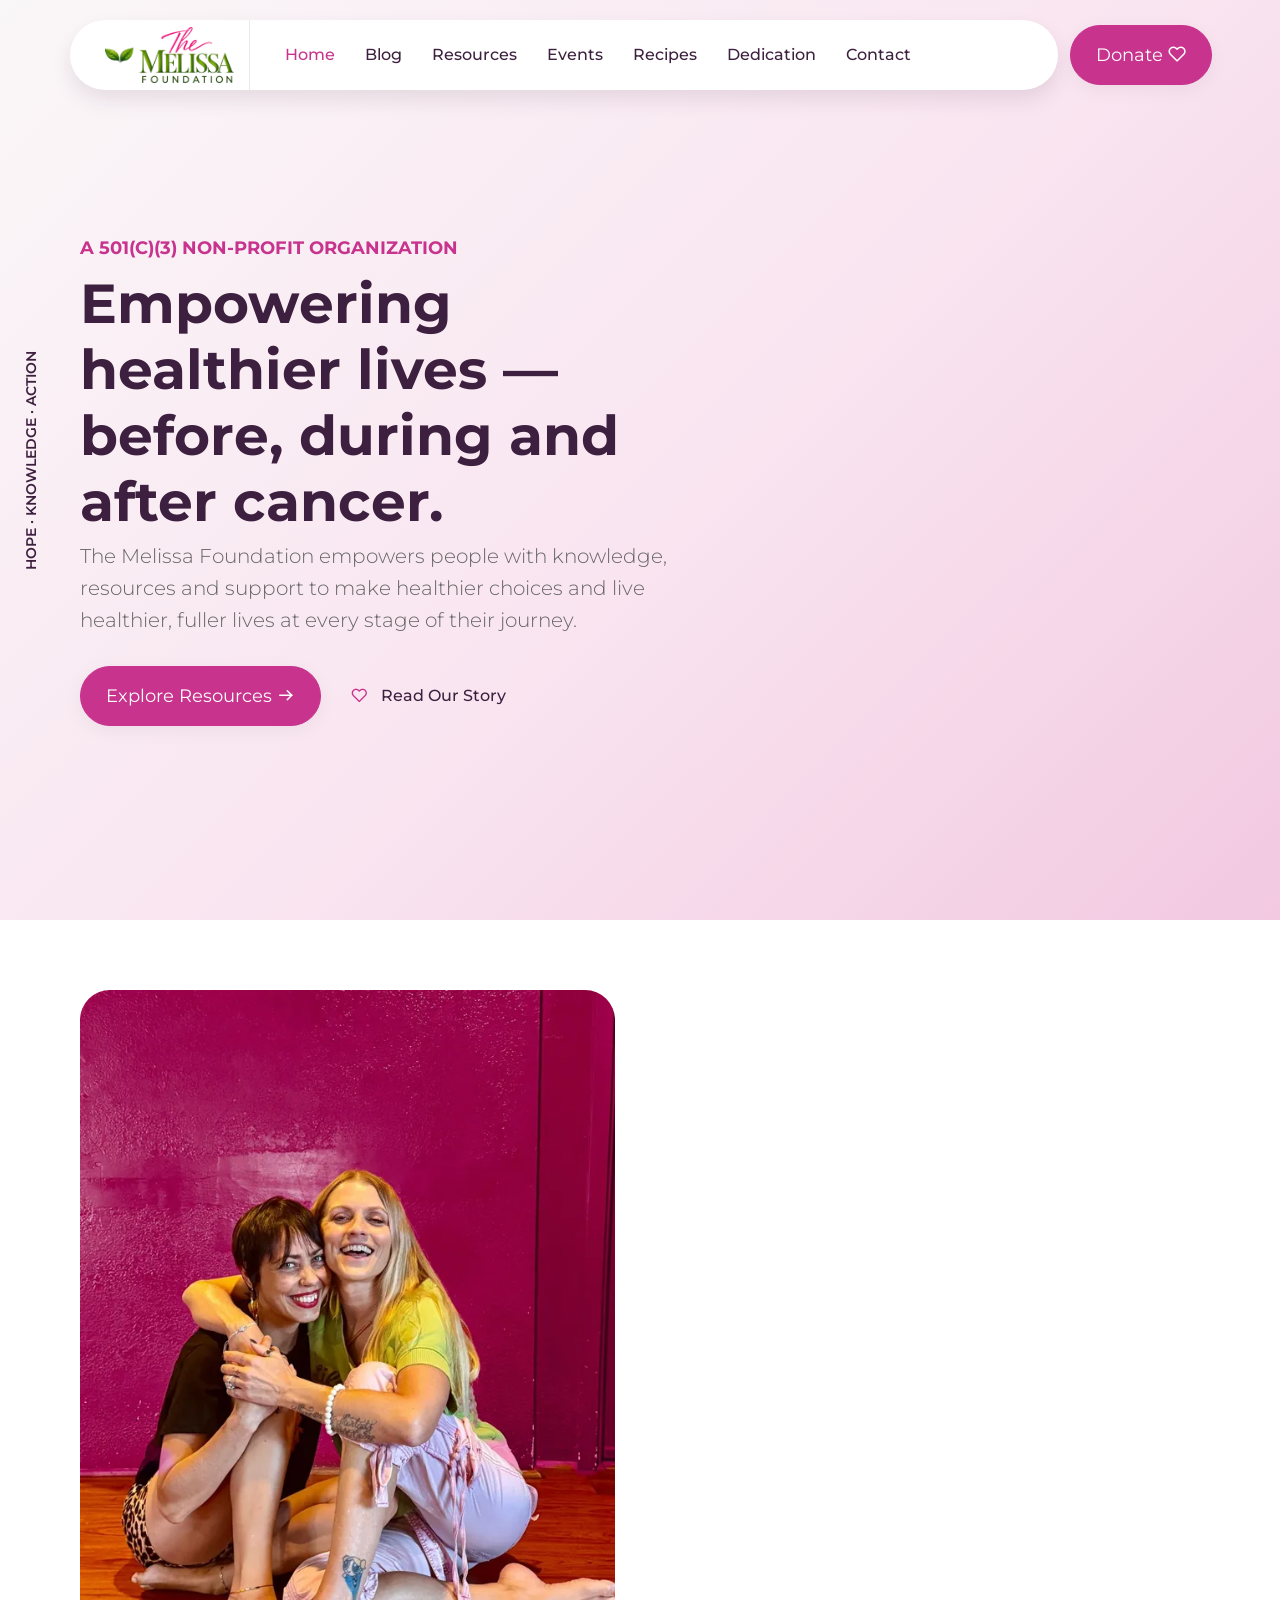
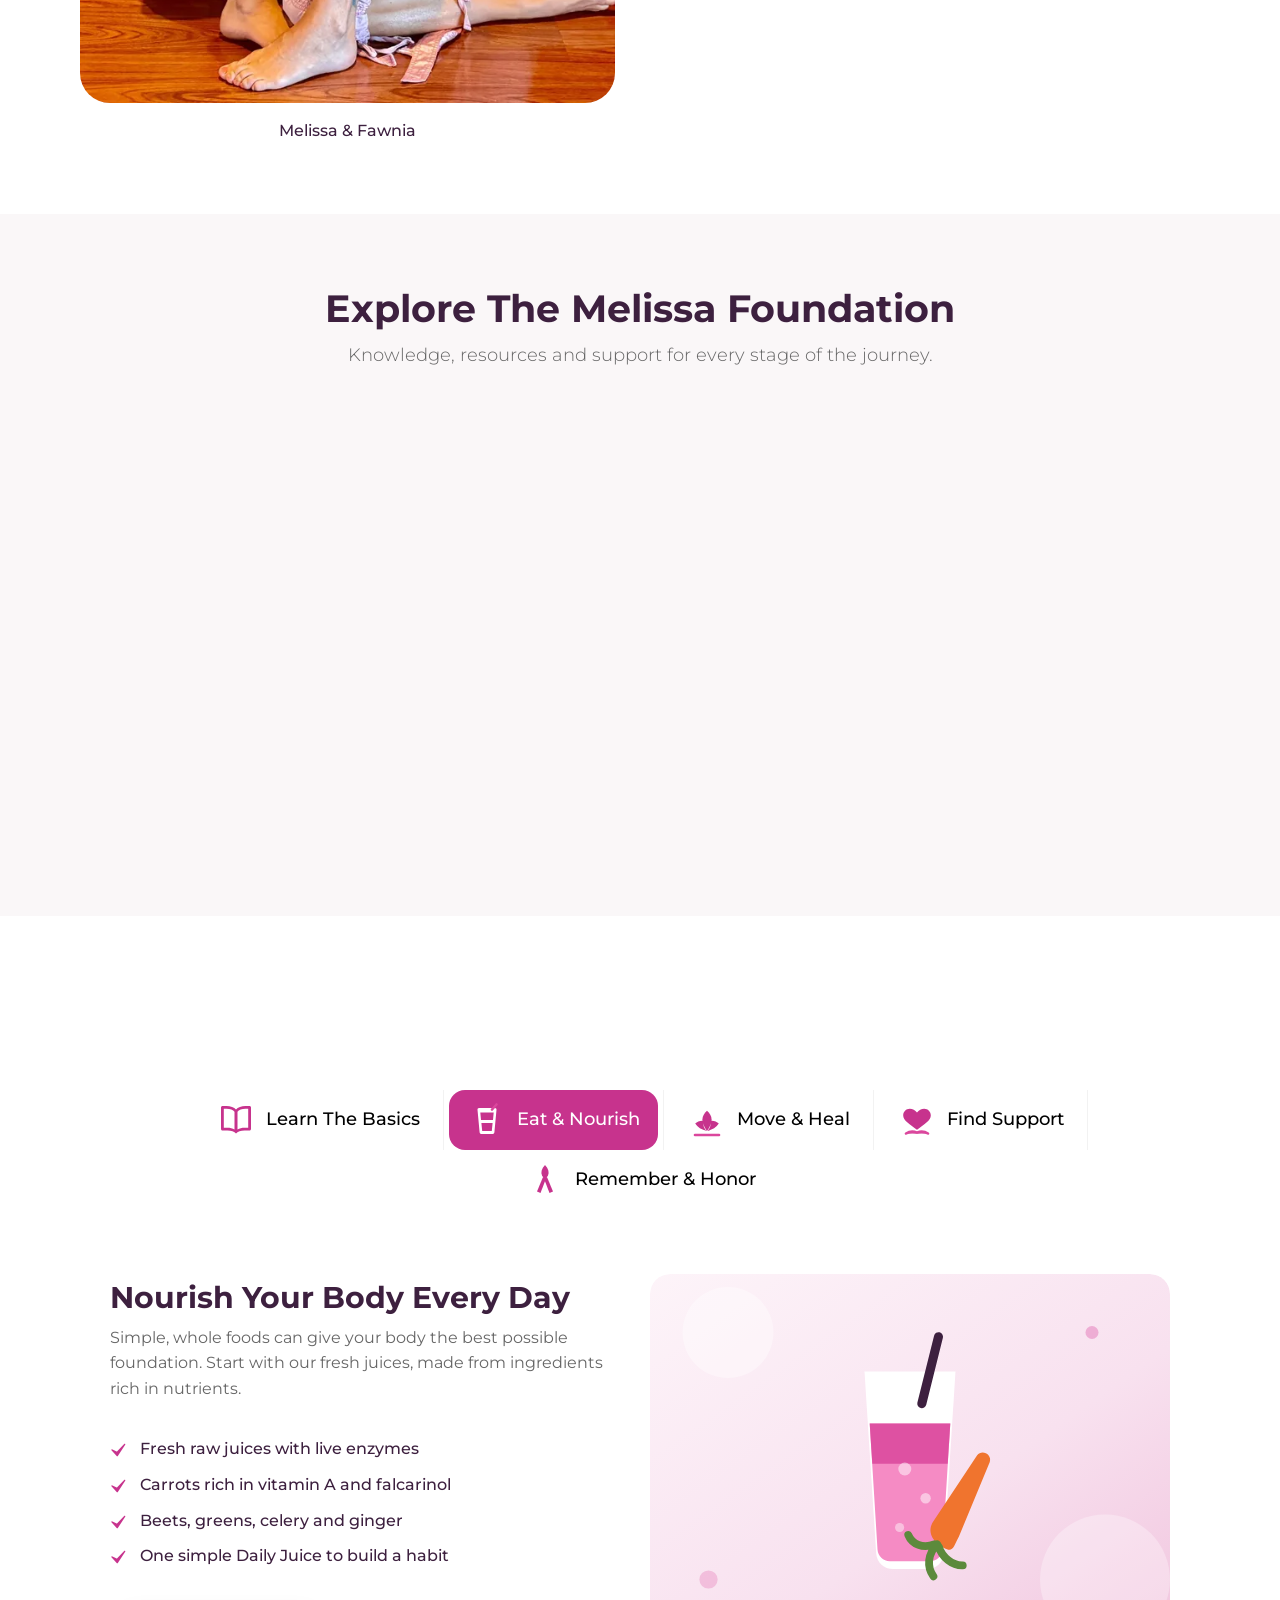
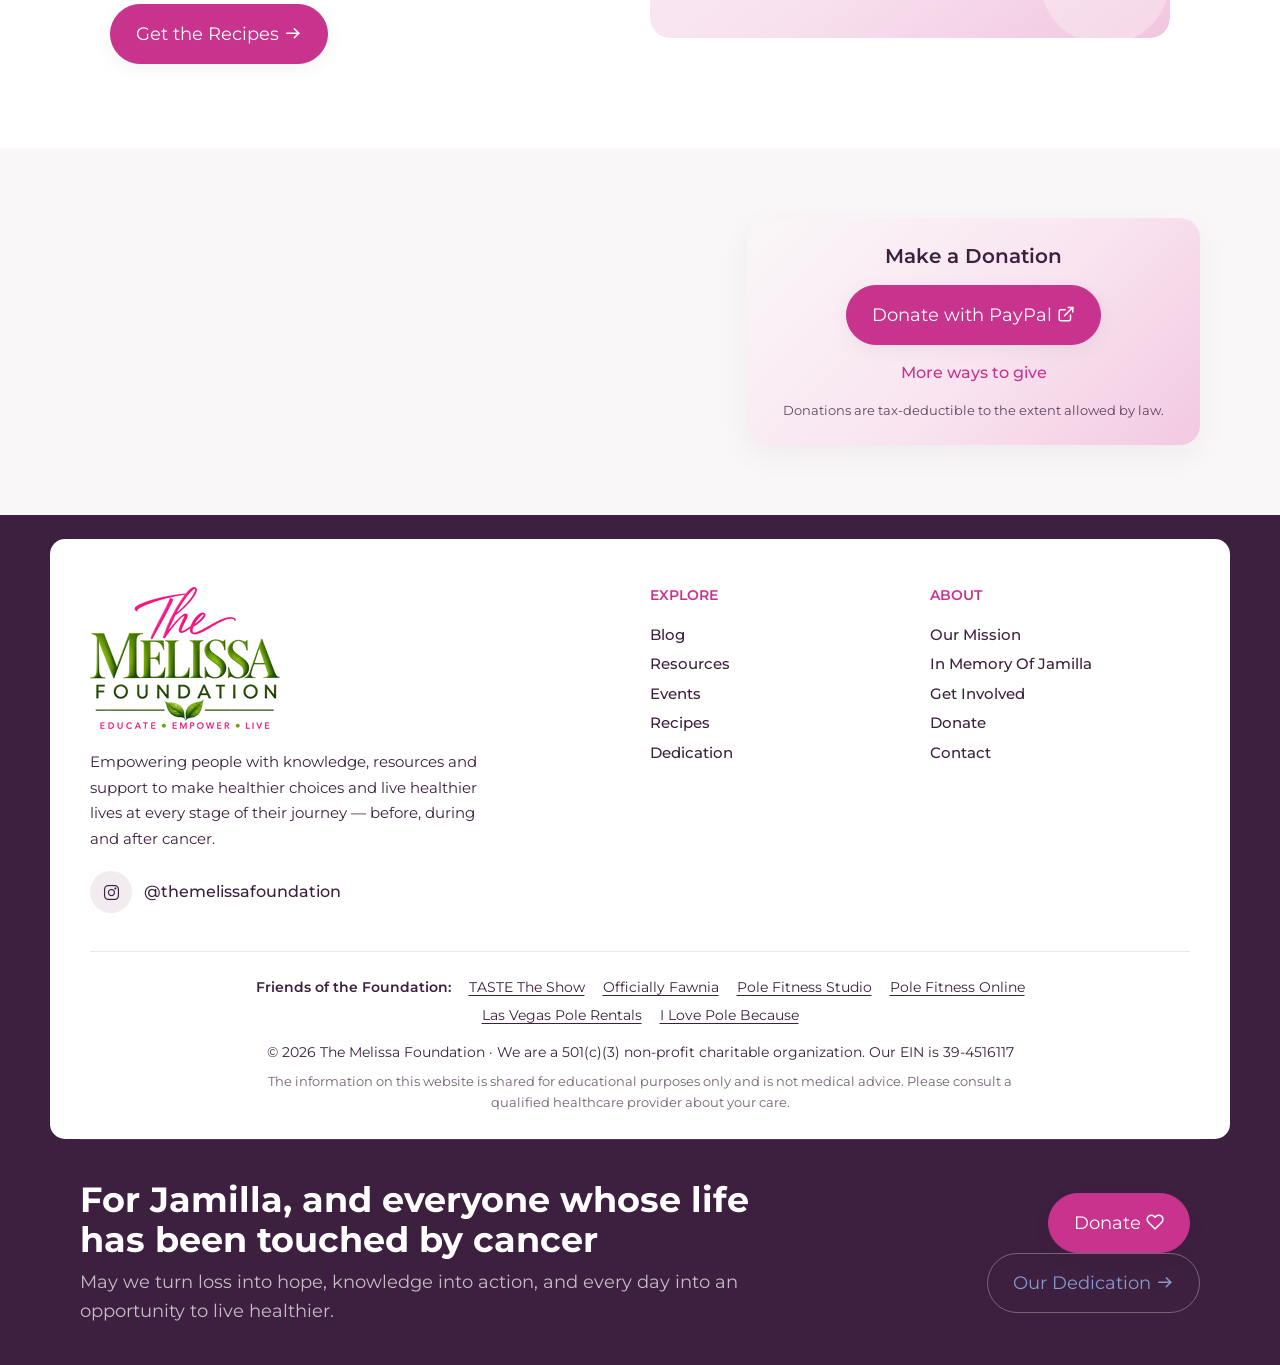
<file: index.html>
<!DOCTYPE html>
<html lang="en" data-theme-color="skin-5">
<head>

	<!-- Title -->
	<title>The Melissa Foundation | Empowering Healthier Lives</title>

	<!-- Meta -->
	<meta charset="utf-8">
	<meta http-equiv="X-UA-Compatible" content="IE=edge">
	<meta name="author" content="The Melissa Foundation">
	<meta name="robots" content="index, follow">
	<meta name="format-detection" content="telephone=no">

	<meta name="keywords" content="The Melissa Foundation, cancer support non-profit, healthy living, cancer resources, healthy recipes, yoga and sound healing, Las Vegas non-profit">
	<meta name="description" content="The Melissa Foundation is a 501(c)(3) non-profit empowering people with knowledge, resources and support to make healthier choices before, during and after cancer.">

	<meta property="og:title" content="The Melissa Foundation | Empowering Healthier Lives">
	<meta property="og:description" content="The Melissa Foundation is a 501(c)(3) non-profit empowering people with knowledge, resources and support to make healthier choices before, during and after cancer.">
	<meta property="og:type" content="website">
	<meta property="og:url" content="https://themelissafoundation.org/">
	<meta property="og:site_name" content="The Melissa Foundation">
	<meta property="og:locale" content="en_US">
	<meta property="og:image" content="https://themelissafoundation.org/images/og-image.jpg">
	<meta property="og:image:width" content="1200">
	<meta property="og:image:height" content="630">
	<meta property="og:image:alt" content="The Melissa Foundation logo: Educate, Empower, Live">

	<meta name="twitter:title" content="The Melissa Foundation | Empowering Healthier Lives">
	<meta name="twitter:description" content="The Melissa Foundation is a 501(c)(3) non-profit empowering people with knowledge, resources and support to make healthier choices before, during and after cancer.">
	<meta name="twitter:card" content="summary_large_image">
	<meta name="twitter:image" content="https://themelissafoundation.org/images/og-image.jpg">
	<meta name="twitter:image:alt" content="The Melissa Foundation logo: Educate, Empower, Live">

	<!-- CANONICAL URL -->
	<link rel="canonical" href="https://themelissafoundation.org/">

	<!-- MOBILE SPECIFIC -->
	<meta name="viewport" content="width=device-width, initial-scale=1">

	<!-- FAVICONS ICON -->
	<link rel="icon" type="image/png" href="images/favicon.png">

	<link rel="preconnect" href="https://fonts.googleapis.com">
	<link rel="preconnect" href="https://fonts.gstatic.com" crossorigin>
	<!-- Google Fonts load without blocking first paint (the preloader covers the font swap) -->
	<link href="https://fonts.googleapis.com/css2?family=Playfair+Display:ital,wght@0,400..900;1,400..900&family=Montserrat:ital,wght@0,100..900;1,100..900&family=Poppins:ital,wght@0,100;0,200;0,300;0,400;0,500;0,600;0,700;0,800;0,900;1,100;1,200;1,300;1,400;1,500;1,600;1,700;1,800;1,900&display=swap" rel="stylesheet" media="print" onload="this.media='all'">
	<noscript><link href="https://fonts.googleapis.com/css2?family=Playfair+Display:ital,wght@0,400..900;1,400..900&family=Montserrat:ital,wght@0,100..900;1,100..900&family=Poppins:ital,wght@0,100;0,200;0,300;0,400;0,500;0,600;0,700;0,800;0,900;1,100;1,200;1,300;1,400;1,500;1,600;1,700;1,800;1,900&display=swap" rel="stylesheet"></noscript>

	<link rel="stylesheet" type="text/css" href="vendor/swiper/swiper-bundle.min.css">
	<link rel="stylesheet" type="text/css" href="vendor/magnific-popup/magnific-popup.min.css">

	<!-- Custom Stylesheet -->
	<link rel="stylesheet" type="text/css" href="vendor/animate/animate.css">
	<link rel="stylesheet" type="text/css" href="icons/feather/css/iconfont.css?v=2">
	<link rel="stylesheet" type="text/css" href="icons/fontawesome/css/all.min.css">
	<link rel="stylesheet" type="text/css" href="icons/flaticon/flaticon.css?v=2">
	<link rel="stylesheet" type="text/css" href="css/style.css?v=2">
	<link rel="stylesheet" type="text/css" href="css/site.css?v=2">
	<script type="application/ld+json">
[
 {
  "@context": "https://schema.org",
  "@type": "NGO",
  "@id": "https://themelissafoundation.org/#organization",
  "name": "The Melissa Foundation",
  "url": "https://themelissafoundation.org/",
  "logo": "https://themelissafoundation.org/images/logo.png",
  "image": "https://themelissafoundation.org/images/og-image.jpg",
  "description": "The Melissa Foundation is a 501(c)(3) non-profit empowering people with knowledge, resources and support to make healthier choices before, during and after cancer.",
  "slogan": "Educate. Empower. Live.",
  "nonprofitStatus": "Nonprofit501c3",
  "taxID": "39-4516117",
  "email": "donate@themelissafoundation.org",
  "address": {
   "@type": "PostalAddress",
   "addressLocality": "Las Vegas",
   "addressRegion": "NV",
   "addressCountry": "US"
  },
  "areaServed": "Las Vegas, Nevada",
  "founder": {
   "@type": "Person",
   "name": "Fawnia"
  },
  "sameAs": [
   "https://www.instagram.com/themelissafoundation"
  ]
 },
 {
  "@context": "https://schema.org",
  "@type": "WebSite",
  "@id": "https://themelissafoundation.org/#website",
  "name": "The Melissa Foundation",
  "url": "https://themelissafoundation.org/",
  "inLanguage": "en-US",
  "publisher": {
   "@id": "https://themelissafoundation.org/#organization"
  }
 }
]
	</script>


</head>
<body id="bg" data-typography="typography_1">
<div class="page-wraper">

	<div class="dz-preloader-1" id="dzPreloader">
	<div class="preloader-inner">
		<svg class="dz_svg" width="240" height="240" viewBox="0 0 240 240">
			<circle class="dz_ring dz_ring_1" cx="120" cy="120" r="105" fill="none" stroke="#000" stroke-width="20" stroke-dasharray="0 660" stroke-dashoffset="-330" stroke-linecap="round"></circle>
			<circle class="dz_ring dz_ring_2" cx="120" cy="120" r="35" fill="none" stroke="#000" stroke-width="20" stroke-dasharray="0 220" stroke-dashoffset="-110" stroke-linecap="round"></circle>
			<circle class="dz_ring dz_ring_3" cx="85" cy="120" r="70" fill="none" stroke="#000" stroke-width="20" stroke-dasharray="0 440" stroke-linecap="round"></circle>
			<circle class="dz_ring dz_ring_4" cx="155" cy="120" r="70" fill="none" stroke="#000" stroke-width="20" stroke-dasharray="0 440" stroke-linecap="round"></circle>
		</svg>
	</div>
</div>

<!-- Header Start -->
<header class="site-header header header-transparent box-header2 style-1">

	<!-- Main Header -->
	<div class="sticky-header main-bar-wraper">
		<div class="main-bar clearfix">
			<div class="container clearfix inner-bar">


				<div class="header-part-left">
					<!-- Website Logo -->
					<div class="logo-header logo-dark">
						<a href="index.html"><picture><source type="image/webp" srcset="images/logo-horizontal-300.webp 300w, images/logo-horizontal-450.webp 450w" sizes="150px"><img src="images/logo-horizontal-300.png" alt="The Melissa Foundation" width="900" height="390"></picture></a>
					</div>

					<!-- Main Nav -->
					<div class="header-nav w3menu w3menu-start mo-left" id="W3Menu">
						<div class="logo-header logo-dark">
							<a href="index.html"><picture><source type="image/webp" srcset="images/logo-horizontal-300.webp 300w, images/logo-horizontal-450.webp 450w" sizes="150px"><img src="images/logo-horizontal-300.png" alt="The Melissa Foundation" width="900" height="390"></picture></a>
						</div>

						<ul class="nav navbar-nav">
							<li class="active"><a href="index.html"><span>Home</span></a></li>
							<li><a href="blog.html"><span>Blog</span></a></li>
							<li><a href="resources.html"><span>Resources</span></a></li>
							<li><a href="events.html"><span>Events</span></a></li>
							<li><a href="recipes.html"><span>Recipes</span></a></li>
							<li><a href="dedication.html"><span>Dedication</span></a></li>
							<li><a href="contact.html"><span>Contact</span></a></li>
						</ul>

						<div class="d-lg-none px-4 py-3">
							<a href="donate.html" class="btn btn-lg btn-primary btn-rounded btn-hover2 btn-shadow">
								Donate
								<i class="feather icon-heart"></i>
							</a>
						</div>
					</div>

					<!-- Nav Toggle Button -->
					<button class="w3menu-toggler navicon" type="button" data-target="#W3Menu" aria-label="Open menu">
						<span></span>
						<span></span>
						<span></span>
					</button>
					<div class="menu-close fade-overlay"></div>

				</div>

				<div class="header-part-right">
					<a href="donate.html" class="btn btn-lg btn-primary btn-rounded btn-hover2 btn-shadow">
							Donate
							<i class="feather icon-heart"></i>
						</a>
				</div>


			</div>
		</div>
	</div>
	<!-- Main Header End -->

</header>
<!-- Header End -->

	<main class="page-content">

		<div class="hero-banner style-1" style="background-image: linear-gradient(135deg, #FAF7F8 0%, #F9E4F0 55%, #F2C9E1 100%);">
		<div class="container">
			<div class="inner-wrapper">
				<div class="row align-items-center h-100">
					<div class="col-12 col-sm-10 col-md-9 col-lg-7">
						<div class="hero-content">
							<span class="sub-title text-primary">A 501(c)(3) Non-Profit Organization</span>
							<h1 class="title wow fadeInUp" data-wow-delay="0.2s" data-wow-duration="0.8s">Empowering healthier lives &mdash; before, during and after cancer.</h1>
							<p class="text">The Melissa Foundation empowers people with knowledge, resources and support to make healthier choices and live healthier, fuller lives at every stage of their journey.</p>
							<div class="d-flex flex-wrap align-items-center wow fadeInUp" data-wow-delay="0.8s" data-wow-duration="0.8s">
								<a href="resources.html" class="btn btn-lg btn-primary btn-rounded btn-hover2 btn-shadow m-r30">
									Explore Resources
									<i class="feather icon-arrow-right"></i>
								</a>
								<a class="text-secondary fw-medium" href="#our-story">
									<i class="feather icon-heart text-primary m-r10"></i>
									Read Our Story
								</a>
							</div>
						</div>
					</div>
				</div>
				<span class="text-vertical text-secondary">HOPE &middot; KNOWLEDGE &middot; ACTION</span>
			</div>
		</div>
		<div class="vertical-info border-0 right fw-bold">
			<a href="events.html" class="btn btn-secondary btn-sm px-2 py-3 btn-shadow rounded">GET INVOLVED</a>
		</div>
	</div>

		<section class="content-inner bg-white" id="our-story">
		<div class="container">
			<div class="row content-wrapper style-1 align-items-center">
				<div class="col-xl-6 col-lg-6 m-b30">
					<div class="content-media">
						<div class="dz-media">
							<picture><source type="image/webp" srcset="images/melissa-and-fawnia-480.webp 480w, images/melissa-and-fawnia-640.webp 640w, images/melissa-and-fawnia-700.webp 700w, images/melissa-and-fawnia-800.webp 800w, images/melissa-and-fawnia-1200.webp 1200w" sizes="(max-width: 991px) calc(100vw - 30px), 535px"><img src="images/melissa-and-fawnia.jpg" srcset="images/melissa-and-fawnia-small.jpg 640w, images/melissa-and-fawnia.jpg 1200w" sizes="(max-width: 991px) calc(100vw - 30px), 535px" alt="Melissa and Fawnia sitting together, smiling" width="1200" height="1600" fetchpriority="high"></picture>
						</div>
						<p class="text-center fw-medium text-secondary m-t15 mb-0">Melissa &amp; Fawnia</p>
					</div>
				</div>
				<div class="col-xl-6 col-lg-6">
					<div class="section-head style-5 m-b30">
						<div class="sub-title wow fadeInUp" data-wow-delay="0.2s" data-wow-duration="0.8s">
							<i class="feather icon-heart text-primary"></i>
							Welcome
						</div>
						<h2 class="title wow fadeInUp" data-wow-delay="0.2s" data-wow-duration="0.8s">A Message from <br>Our Founder</h2>
						<p class="wow fadeInUp" data-wow-delay="0.4s" data-wow-duration="0.8s">My name is Fawnia, and I&rsquo;ve seen firsthand what cancer can do, and how deeply it can impact the lives of those we love. I believe we can do more to help people build stronger, healthier lives and give their bodies the best possible foundation before, during and after cancer treatment.</p>
						<p class="wow fadeInUp" data-wow-delay="0.5s" data-wow-duration="0.8s">The Melissa Foundation was created from that belief: to empower people with knowledge, resources and support to make healthier choices and live healthier lives at every stage of their journey.</p>
					</div>
					<div class="d-flex flex-wrap align-items-center wow fadeInUp" data-wow-delay="0.8s" data-wow-duration="0.8s">
						<a href="dedication.html" class="btn btn-lg btn-primary btn-rounded btn-hover2 btn-shadow m-r30 mb-3 mb-sm-0">
							Our Dedication
							<i class="feather icon-arrow-right"></i>
						</a>
					</div>
				</div>
			</div>
		</div>
	</section>

		<section class="content-inner bg-light">
		<div class="container">
			<div class="section-head style-1 text-center m-b40">
				<h2 class="title">Explore The Melissa Foundation</h2>
				<p>Knowledge, resources and support for every stage of the journey.</p>
			</div>
			<div class="row">
				<div class="col-xl-3 col-md-6 m-b30 wow fadeInUp">
					<div class="icon-bx-wraper style-1 box-hover">
						<div class="dz-media">
							<img src="images/illustrations/learn.svg" alt="" width="800" height="560" loading="lazy" decoding="async">
						</div>
						<div class="icon-content">
							<h3 class="dz-title">Blog</h3>
							<p>Start with the basics: what cancer is, and what shapes our health day to day.</p>
							<a href="blog.html" class="icon-link-hover-end">Read the Blog <i class="feather icon-arrow-right-circle"></i></a>
						</div>
					</div>
				</div>
				<div class="col-xl-3 col-md-6 m-b30 wow fadeInUp">
					<div class="icon-bx-wraper style-1 box-hover">
						<div class="dz-media">
							<img src="images/illustrations/support.svg" alt="" width="800" height="560" loading="lazy" decoding="async">
						</div>
						<div class="icon-content">
							<h3 class="dz-title">Resources</h3>
							<p>Connect with doctors, naturopaths, books and programs we trust.</p>
							<a href="resources.html" class="icon-link-hover-end">Browse Resources <i class="feather icon-arrow-right-circle"></i></a>
						</div>
					</div>
				</div>
				<div class="col-xl-3 col-md-6 m-b30 wow fadeInUp">
					<div class="icon-bx-wraper style-1 box-hover">
						<div class="dz-media">
							<img src="images/illustrations/move.svg" alt="" width="800" height="560" loading="lazy" decoding="async">
						</div>
						<div class="icon-content">
							<h3 class="dz-title">Events</h3>
							<p>Join us for community gatherings like yoga and sound healing.</p>
							<a href="events.html" class="icon-link-hover-end">See Events <i class="feather icon-arrow-right-circle"></i></a>
						</div>
					</div>
				</div>
				<div class="col-xl-3 col-md-6 m-b30 wow fadeInUp">
					<div class="icon-bx-wraper style-1 box-hover">
						<div class="dz-media">
							<img src="images/illustrations/nourish.svg" alt="" width="800" height="560" loading="lazy" decoding="async">
						</div>
						<div class="icon-content">
							<h3 class="dz-title">Recipes</h3>
							<p>Simple, nourishing juices and foods to support a healthy body.</p>
							<a href="recipes.html" class="icon-link-hover-end">Get Recipes <i class="feather icon-arrow-right-circle"></i></a>
						</div>
					</div>
				</div>
			</div>
		</div>
	</section>

		<section class="clearfix bg-white content-inner">
		<div class="container">
			<div class="section-head style-5 m-b40 text-center">
				<h2 class="title m-b0 wow fadeInUp" data-wow-delay="0.2s" data-wow-duration="0.8s">We Are Here to Help You</h2>
			</div>
			<div class="product-description">
				<div class="dz-tabs style-3">
					<ul class="nav nav-tabs center" id="helpTabs" role="tablist">
					<li class="nav-item" role="presentation">
						<button class="nav-link" id="help-tab1" data-bs-toggle="tab" data-bs-target="#help-tab-1" type="button" role="tab" aria-controls="help-tab-1" aria-selected="false"><svg width="40" height="40" viewBox="0 0 40 40" fill="none" xmlns="http://www.w3.org/2000/svg"><path d="M20 9.5 C 18.2 7.4 14.5 6 10.5 6 L 6.5 6 C 5.7 6 5 6.7 5 7.5 L 5 29 C 5 29.8 5.7 30.5 6.5 30.5 L 11.5 30.5 C 15 30.5 18.5 31.5 20 33.5 C 21.5 31.5 25 30.5 28.5 30.5 L 33.5 30.5 C 34.3 30.5 35 29.8 35 29 L 35 7.5 C 35 6.7 34.3 6 33.5 6 L 29.5 6 C 25.5 6 21.8 7.4 20 9.5 Z M 18.5 29.4 C 16.6 28.3 14 27.7 11.5 27.7 L 7.8 27.7 L 7.8 8.8 L 10.5 8.8 C 14 8.8 17.3 10.1 18.5 11.8 Z M 32.2 27.7 L 28.5 27.7 C 26 27.7 23.4 28.3 21.5 29.4 L 21.5 11.8 C 22.7 10.1 26 8.8 29.5 8.8 L 32.2 8.8 Z" fill="#DB479D"/></svg>Learn the Basics</button>
					</li>
					<li class="nav-item" role="presentation">
						<button class="nav-link active" id="help-tab2" data-bs-toggle="tab" data-bs-target="#help-tab-2" type="button" role="tab" aria-controls="help-tab-2" aria-selected="true"><svg width="40" height="40" viewBox="0 0 40 40" fill="none" xmlns="http://www.w3.org/2000/svg"><path d="M12 8 L 28 8 C 28.9 8 29.6 8.8 29.5 9.7 L 27.4 32.2 C 27.3 33.2 26.4 34 25.4 34 L 14.6 34 C 13.6 34 12.7 33.2 12.6 32.2 L 10.5 9.7 C 10.4 8.8 11.1 8 12 8 Z M 13.3 12.5 L 14 20 L 26 20 L 26.7 12.5 Z M 14.4 23 L 15.2 31 L 24.8 31 L 25.6 23 Z" fill="#DB479D"/><path d="M25 9.5 L 29.5 4.5" stroke="#DB479D" stroke-width="2.6" stroke-linecap="round" fill="none"/></svg>Eat &amp; Nourish</button>
					</li>
					<li class="nav-item" role="presentation">
						<button class="nav-link" id="help-tab3" data-bs-toggle="tab" data-bs-target="#help-tab-3" type="button" role="tab" aria-controls="help-tab-3" aria-selected="false"><svg width="40" height="40" viewBox="0 0 40 40" fill="none" xmlns="http://www.w3.org/2000/svg"><path d="M20 31 C 17 27 15.4 23 15.4 19.6 C 15.4 16.2 17.5 13 20 10.8 C 22.5 13 24.6 16.2 24.6 19.6 C 24.6 23 23 27 20 31 Z" fill="#DB479D"/><path d="M20 31 C 14.6 30 10.4 27.3 8.2 23.6 C 10.4 21.3 14 20.2 17.4 21 C 15.6 24.4 16.5 28.3 20 31 Z" fill="#DB479D"/><path d="M20 31 C 25.4 30 29.6 27.3 31.8 23.6 C 29.6 21.3 26 20.2 22.6 21 C 24.4 24.4 23.5 28.3 20 31 Z" fill="#DB479D"/><path d="M8 35 L 32 35" stroke="#DB479D" stroke-width="2.6" stroke-linecap="round" fill="none"/></svg>Move &amp; Heal</button>
					</li>
					<li class="nav-item" role="presentation">
						<button class="nav-link" id="help-tab4" data-bs-toggle="tab" data-bs-target="#help-tab-4" type="button" role="tab" aria-controls="help-tab-4" aria-selected="false"><svg width="40" height="40" viewBox="0 0 40 40" fill="none" xmlns="http://www.w3.org/2000/svg"><path d="M20 12.6 C 18.2 10.3 15.6 8.8 12.8 8.8 C 9.1 8.8 6.2 11.7 6.2 15.4 C 6.2 20.5 12.4 23.6 20 29.8 C 27.6 23.6 33.8 20.5 33.8 15.4 C 33.8 11.7 30.9 8.8 27.2 8.8 C 24.4 8.8 21.8 10.3 20 12.6 Z" fill="#DB479D"/><path d="M9 33.5 C 12.4 31.4 16 31 20 32.6 C 24 31 27.6 31.4 31 33.5" stroke="#DB479D" stroke-width="2.6" stroke-linecap="round" fill="none"/></svg>Find Support</button>
					</li>
					<li class="nav-item" role="presentation">
						<button class="nav-link" id="help-tab5" data-bs-toggle="tab" data-bs-target="#help-tab-5" type="button" role="tab" aria-controls="help-tab-5" aria-selected="false"><svg width="40" height="40" viewBox="0 0 40 40" fill="none" xmlns="http://www.w3.org/2000/svg"><path d="M20 5 C 16.6 8.7 15.5 12.4 17.1 15.8 C 18.1 17.9 21.9 17.9 22.9 15.8 C 24.5 12.4 23.4 8.7 20 5 Z" fill="#DB479D"/><path d="M17.6 15 L 24.5 33 L 28 31.6 L 22.2 17.5 Z" fill="#DB479D"/><path d="M22.4 15 L 15.5 33 L 12 31.6 L 17.8 17.5 Z" fill="#DB479D"/></svg>Remember &amp; Honor</button>
					</li>
				</ul>
				<div class="tab-content" id="helpTabsContent">
					<div class="tab-pane fade show" id="help-tab-1" role="tabpanel" aria-labelledby="help-tab1" tabindex="0">
						<div class="row service-wrapper style-1 align-items-center">
							<div class="col-xl-6 order-xl-1 order-2">
								<div class="section-head m-b30">
									<h2 class="title">Understand What Shapes Our Health</h2>
									<p>Knowledge is the first step. Our blog starts with the basics so you can make informed, healthier choices every day.</p>
								</div>
								<ul class="list-check text-secondary fw-medium m-b30">
									<li>What cancer is and how it develops</li>
									<li>How lifestyle choices shape our health</li>
									<li>The role of nutrition and live enzymes</li>
									<li>Why a strong immune system matters</li>
								</ul>
								<a href="blog.html" class="btn btn-lg btn-primary btn-rounded btn-hover2 btn-shadow">
									Read the Blog
									<i class="feather icon-arrow-right"></i>
								</a>
							</div>
							<div class="col-xl-6 m-b30 order-xl-2 order-1">
								<div class="content-media">
									<div class="dz-media">
										<img src="images/illustrations/learn.svg" alt="" width="800" height="560" loading="lazy" decoding="async">
									</div>
								</div>
							</div>
						</div>
					</div>
					<div class="tab-pane fade show active" id="help-tab-2" role="tabpanel" aria-labelledby="help-tab2" tabindex="0">
						<div class="row service-wrapper style-1 align-items-center">
							<div class="col-xl-6 order-xl-1 order-2">
								<div class="section-head m-b30">
									<h2 class="title">Nourish Your Body Every Day</h2>
									<p>Simple, whole foods can give your body the best possible foundation. Start with our fresh juices, made from ingredients rich in nutrients.</p>
								</div>
								<ul class="list-check text-secondary fw-medium m-b30">
									<li>Fresh raw juices with live enzymes</li>
									<li>Carrots rich in vitamin A and falcarinol</li>
									<li>Beets, greens, celery and ginger</li>
									<li>One simple Daily Juice to build a habit</li>
								</ul>
								<a href="recipes.html" class="btn btn-lg btn-primary btn-rounded btn-hover2 btn-shadow">
									Get the Recipes
									<i class="feather icon-arrow-right"></i>
								</a>
							</div>
							<div class="col-xl-6 m-b30 order-xl-2 order-1">
								<div class="content-media">
									<div class="dz-media">
										<img src="images/illustrations/nourish.svg" alt="" width="800" height="560" loading="lazy" decoding="async">
									</div>
								</div>
							</div>
						</div>
					</div>
					<div class="tab-pane fade show" id="help-tab-3" role="tabpanel" aria-labelledby="help-tab3" tabindex="0">
						<div class="row service-wrapper style-1 align-items-center">
							<div class="col-xl-6 order-xl-1 order-2">
								<div class="section-head m-b30">
									<h2 class="title">Move, Breathe and Reset</h2>
									<p>Healing happens in community. Join us for gentle movement and sound healing sessions in Las Vegas &mdash; all levels welcome.</p>
								</div>
								<ul class="list-check text-secondary fw-medium m-b30">
									<li>Yoga and Sound Healing with Melissa</li>
									<li>90 minutes of gentle, restorative practice</li>
									<li>All levels and abilities welcome</li>
								</ul>
								<a href="events.html" class="btn btn-lg btn-primary btn-rounded btn-hover2 btn-shadow">
									See Our Events
									<i class="feather icon-arrow-right"></i>
								</a>
							</div>
							<div class="col-xl-6 m-b30 order-xl-2 order-1">
								<div class="content-media">
									<div class="dz-media">
										<img src="images/illustrations/move.svg" alt="" width="800" height="560" loading="lazy" decoding="async">
									</div>
								</div>
							</div>
						</div>
					</div>
					<div class="tab-pane fade show" id="help-tab-4" role="tabpanel" aria-labelledby="help-tab4" tabindex="0">
						<div class="row service-wrapper style-1 align-items-center">
							<div class="col-xl-6 order-xl-1 order-2">
								<div class="section-head m-b30">
									<h2 class="title">Find Trusted Resources</h2>
									<p>You don&rsquo;t have to figure it out alone. We&rsquo;re gathering the books, programs and practitioners that we trust most.</p>
								</div>
								<ul class="list-check text-secondary fw-medium m-b30">
									<li>Recommended books on healing naturally</li>
									<li>Healing programs like Square One</li>
									<li>Doctors and naturopaths (directory coming soon)</li>
									<li>Guidance for every stage of the journey</li>
								</ul>
								<a href="resources.html" class="btn btn-lg btn-primary btn-rounded btn-hover2 btn-shadow">
									Browse Resources
									<i class="feather icon-arrow-right"></i>
								</a>
							</div>
							<div class="col-xl-6 m-b30 order-xl-2 order-1">
								<div class="content-media">
									<div class="dz-media">
										<img src="images/illustrations/support.svg" alt="" width="800" height="560" loading="lazy" decoding="async">
									</div>
								</div>
							</div>
						</div>
					</div>
					<div class="tab-pane fade show" id="help-tab-5" role="tabpanel" aria-labelledby="help-tab5" tabindex="0">
						<div class="row service-wrapper style-1 align-items-center">
							<div class="col-xl-6 order-xl-1 order-2">
								<div class="section-head m-b30">
									<h2 class="title">Remember &amp; Honor</h2>
									<p>The Melissa Foundation was born from love and loss. Our dedication honors Jamilla Deville and everyone whose life has been touched by cancer.</p>
								</div>
								<ul class="list-check text-secondary fw-medium m-b30">
									<li>In loving memory of Jamilla (Elizabeth) Deville</li>
									<li>Turning loss into hope</li>
									<li>Knowledge into action</li>
									<li>Every day into an opportunity to live healthier</li>
								</ul>
								<a href="dedication.html" class="btn btn-lg btn-primary btn-rounded btn-hover2 btn-shadow">
									Read Our Dedication
									<i class="feather icon-arrow-right"></i>
								</a>
							</div>
							<div class="col-xl-6 m-b30 order-xl-2 order-1">
								<div class="content-media">
									<div class="dz-media">
										<img src="images/illustrations/remember.svg" alt="" width="800" height="560" loading="lazy" decoding="async">
									</div>
								</div>
							</div>
						</div>
					</div>
				</div>
				</div>
			</div>
		</div>
	</section>



		<section class="content-inner bg-light">
		<div class="container">
			<div class="row g-4 align-items-center">
				<div class="col-lg-7 wow fadeInUp" data-wow-delay="0.2s" data-wow-duration="0.8s">
					<div class="section-head style-1 mb-0">
						<span class="sub-title text-primary">Support Our Mission</span>
						<h2 class="title">Help Us Help More People</h2>
						<p class="mb-0">The Melissa Foundation is a 501(c)(3) non-profit. Your gift helps us share trusted resources, host healing events, and empower people to live healthier lives &mdash; before, during and after cancer.</p>
					</div>
				</div>
				<div class="col-lg-5 wow fadeInUp" data-wow-delay="0.4s" data-wow-duration="0.8s">
					<div class="card lift-hover border-0 shadow-sm p-4 text-center" style="border-radius: var(--radius-lg); background: linear-gradient(135deg, #FAF7F8 0%, #F9E4F0 55%, #F2C9E1 100%);">
						<h3 class="h4 m-b15">Make a Donation</h3>
						<div>
							<a href="https://www.paypal.com/qrcodes/managed/a8fac862-5335-4cb9-9473-ee41d981ece9?utm_source=old_merchant_lp" target="_blank" rel="noopener" class="btn btn-lg btn-primary btn-rounded btn-hover2 btn-shadow">
								Donate with PayPal
								<i class="feather icon-external-link"></i>
							</a>
						</div>
						<p class="mb-0 m-t15"><a href="donate.html" class="text-primary fw-medium">More ways to give</a></p>
						<p class="mb-0 m-t15" style="font-size: 13px; color: var(--bs-secondary); opacity: 0.8;">Donations are tax-deductible to the extent allowed by law.</p>
					</div>
				</div>
			</div>
		</div>
	</section>

	</main>

	<!-- Footer -->
<footer class="site-footer style-1 footer-dark bg-secondary">

	<!-- Footer Top -->
	 <div class="footer-bg-wrapper">

	<div class="footer-top">
		<div class="container footer-inner-wraper">
			<div class="row">
				<div class="col-xl-5 col-lg-4 col-md-12 m-b30">
					<div class="widget widget_about mb-0">
						<div class="footer-logo">
							<a href="index.html"><picture><source type="image/webp" srcset="images/logo-190.webp 190w, images/logo-380.webp 380w" sizes="190px"><img src="images/logo-380.png" alt="The Melissa Foundation" width="700" height="523" loading="lazy" decoding="async"></picture></a>
						</div>
						<p class="footer-about-text">Empowering people with knowledge, resources and support to make healthier choices and live healthier lives at every stage of their journey &mdash; before, during and after cancer.</p>
						<a href="https://www.instagram.com/themelissafoundation" target="_blank" rel="noopener" class="footer-ig" aria-label="@themelissafoundation on Instagram">
							<i class="fa-brands fa-instagram"></i>
							<span>@themelissafoundation</span>
						</a>
					</div>
				</div>
				<div class="col-xl-3 col-lg-4 col-6 offset-xl-1 m-b30">
					<div class="widget widget_services mb-0">
						<h2 class="footer-title">Explore</h2>
						<ul class="list-hover1">
							<li><a href="blog.html"><span>Blog</span></a></li>
							<li><a href="resources.html"><span>Resources</span></a></li>
							<li><a href="events.html"><span>Events</span></a></li>
							<li><a href="recipes.html"><span>Recipes</span></a></li>
							<li><a href="dedication.html"><span>Dedication</span></a></li>
						</ul>
					</div>
				</div>
				<div class="col-xl-3 col-lg-4 col-6 m-b30">
					<div class="widget widget_services mb-0">
						<h2 class="footer-title">About</h2>
						<ul class="list-hover1">
							<li><a href="index.html"><span>Our Mission</span></a></li>
							<li><a href="dedication.html"><span>In Memory of Jamilla</span></a></li>
							<li><a href="events.html"><span>Get Involved</span></a></li>
							<li><a href="donate.html"><span>Donate</span></a></li>
							<li><a href="contact.html"><span>Contact</span></a></li>
						</ul>
					</div>
				</div>
			</div>
			<div class="footer-bottom-bar">
				<p class="footer-family"><span>Friends of the Foundation:</span>
					<a href="https://tastetheshow.com/" target="_blank" rel="noopener">TASTE The Show</a>
					<a href="https://www.officiallyfawnia.com" target="_blank" rel="noopener">Officially Fawnia</a>
					<a href="https://www.polefitnessstudio.com" target="_blank" rel="noopener">Pole Fitness Studio</a>
					<a href="https://www.polefitnessonline.com" target="_blank" rel="noopener">Pole Fitness Online</a>
					<a href="https://lasvegaspolerentals.com" target="_blank" rel="noopener">Las Vegas Pole Rentals</a>
					<a href="https://ilovepolebecause.com" target="_blank" rel="noopener">I Love Pole Because</a>
				</p>
				<p class="mb-0">&copy; <span class="current-year">2026</span> The Melissa Foundation &middot; We are a 501(c)(3) non-profit charitable organization. Our EIN is 39-4516117</p>
				<p class="footer-disclaimer">The information on this website is shared for educational purposes only and is not medical advice. Please consult a qualified healthcare provider about your care.</p>
			</div>
		</div>
	</div>
	<div class="footer-middle">
		<div class="container">
			<div class="fm-inner">
				<div class="row align-items-center g-lg-5 g-4">
					<div class="col-lg-8 wow fadeInUp" data-wow-delay="0.2s" data-wow-duration="0.8s">
						<h2 class="title">For Jamilla, and everyone whose life <br>has been touched by cancer</h2>
						<p>May we turn loss into hope, knowledge into action, and every day into an opportunity to live healthier.</p>
					</div>
					<div class="col-lg-4 text-lg-end wow fadeInUp" data-wow-delay="0.4s" data-wow-duration="0.8s">
						<a href="donate.html" class="btn btn-lg btn-primary btn-rounded btn-hover2 btn-shadow mb-2 mb-lg-0 m-r10">
							Donate
							<i class="feather icon-heart"></i>
						</a>
						<a href="dedication.html" class="btn btn-lg btn-outline-white btn-rounded btn-hover2">
							Our Dedication
							<i class="feather icon-arrow-right"></i>
						</a>
					</div>
				</div>
			</div>
		</div>
	</div>
	 </div>
	<!-- Footer Top End -->

</footer>
<!-- Footer End -->

	<button class="scroltop" type="button" aria-label="Back to top"><i class="fas fa-arrow-up"></i></button>

</div>
<!-- JAVASCRIPT FILES ========================================= -->
<script src="js/global.min.js"></script>
<script src="vendor/swiper/swiper-bundle.min.js"></script>
<script src="vendor/imagesloaded/imagesloaded.js"></script>
<script src="vendor/popper/popper.js"></script>
<script src="vendor/masonry/isotope.pkgd.min.js"></script>
<script src="js/dz.carousel.js"></script>
<script src="js/dz.ajax.js"></script>
<script src="js/custom.js"></script>
</body>
</html>
</file>
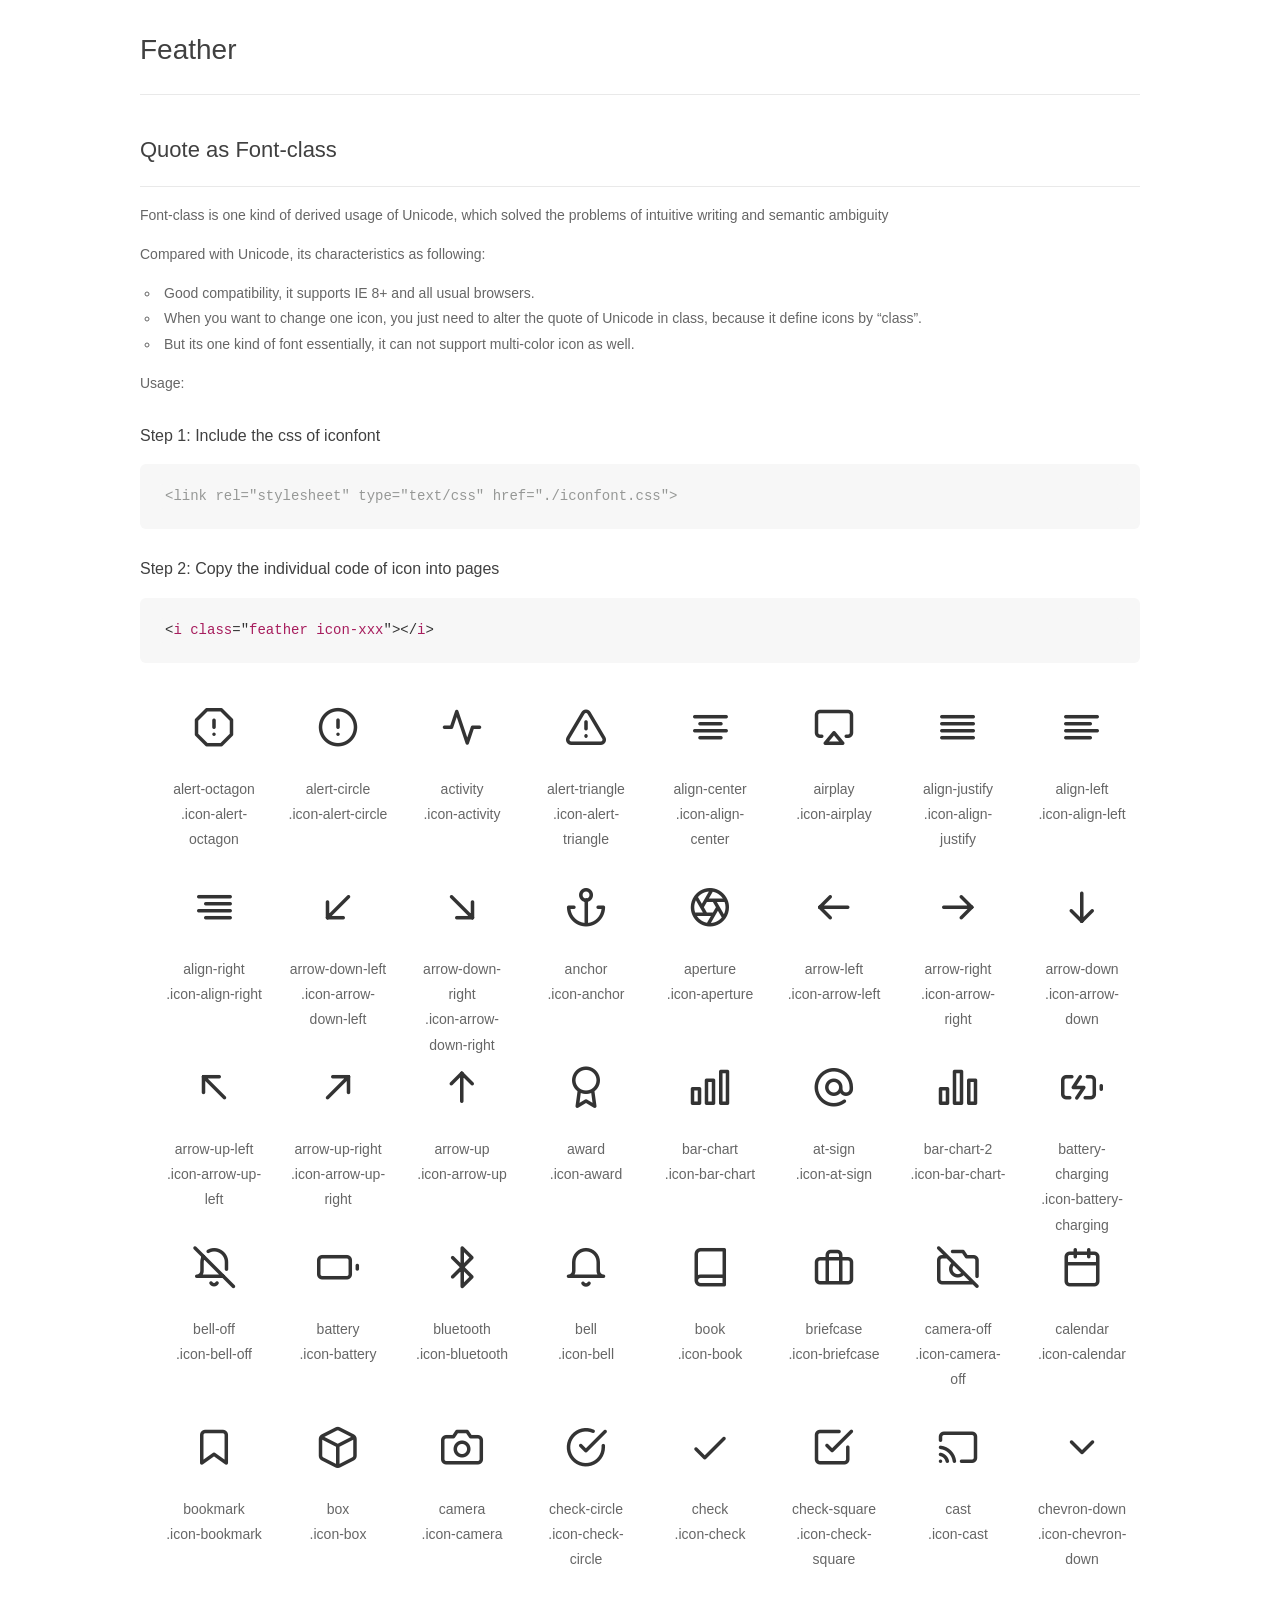
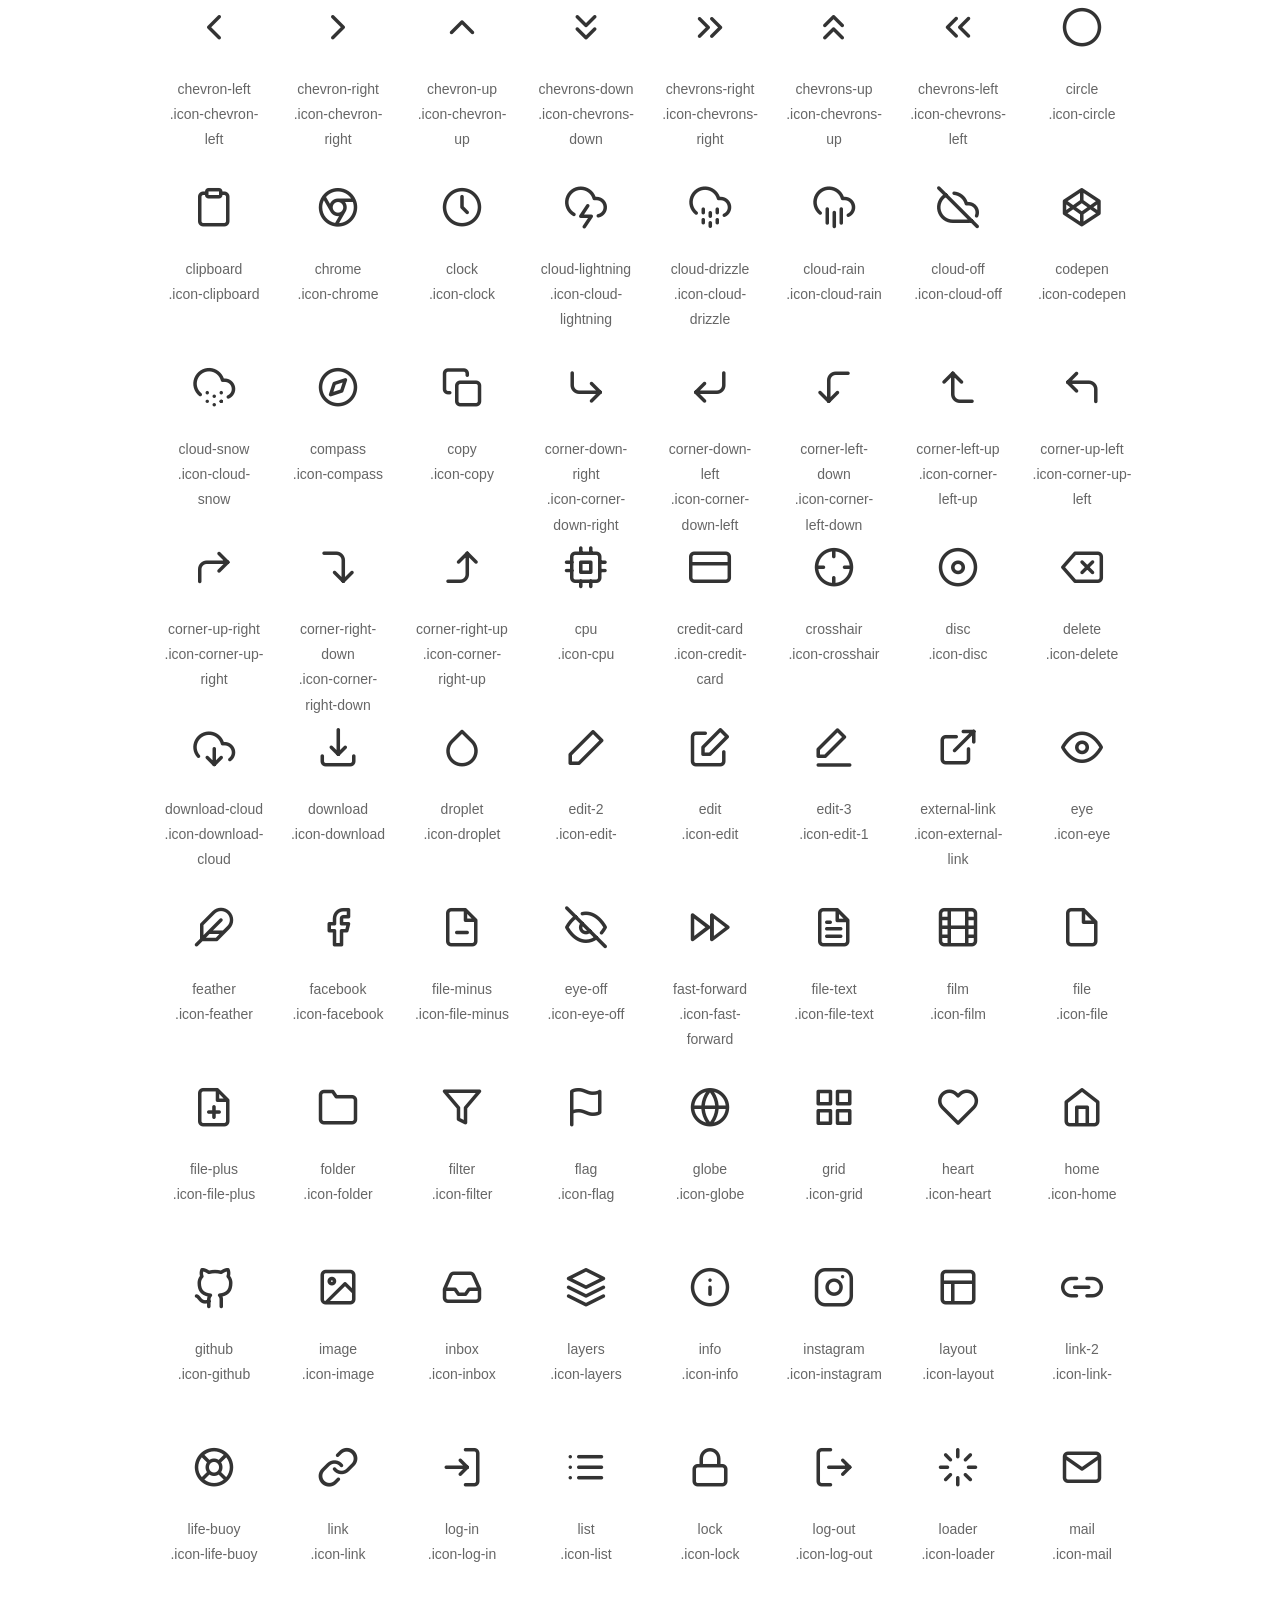
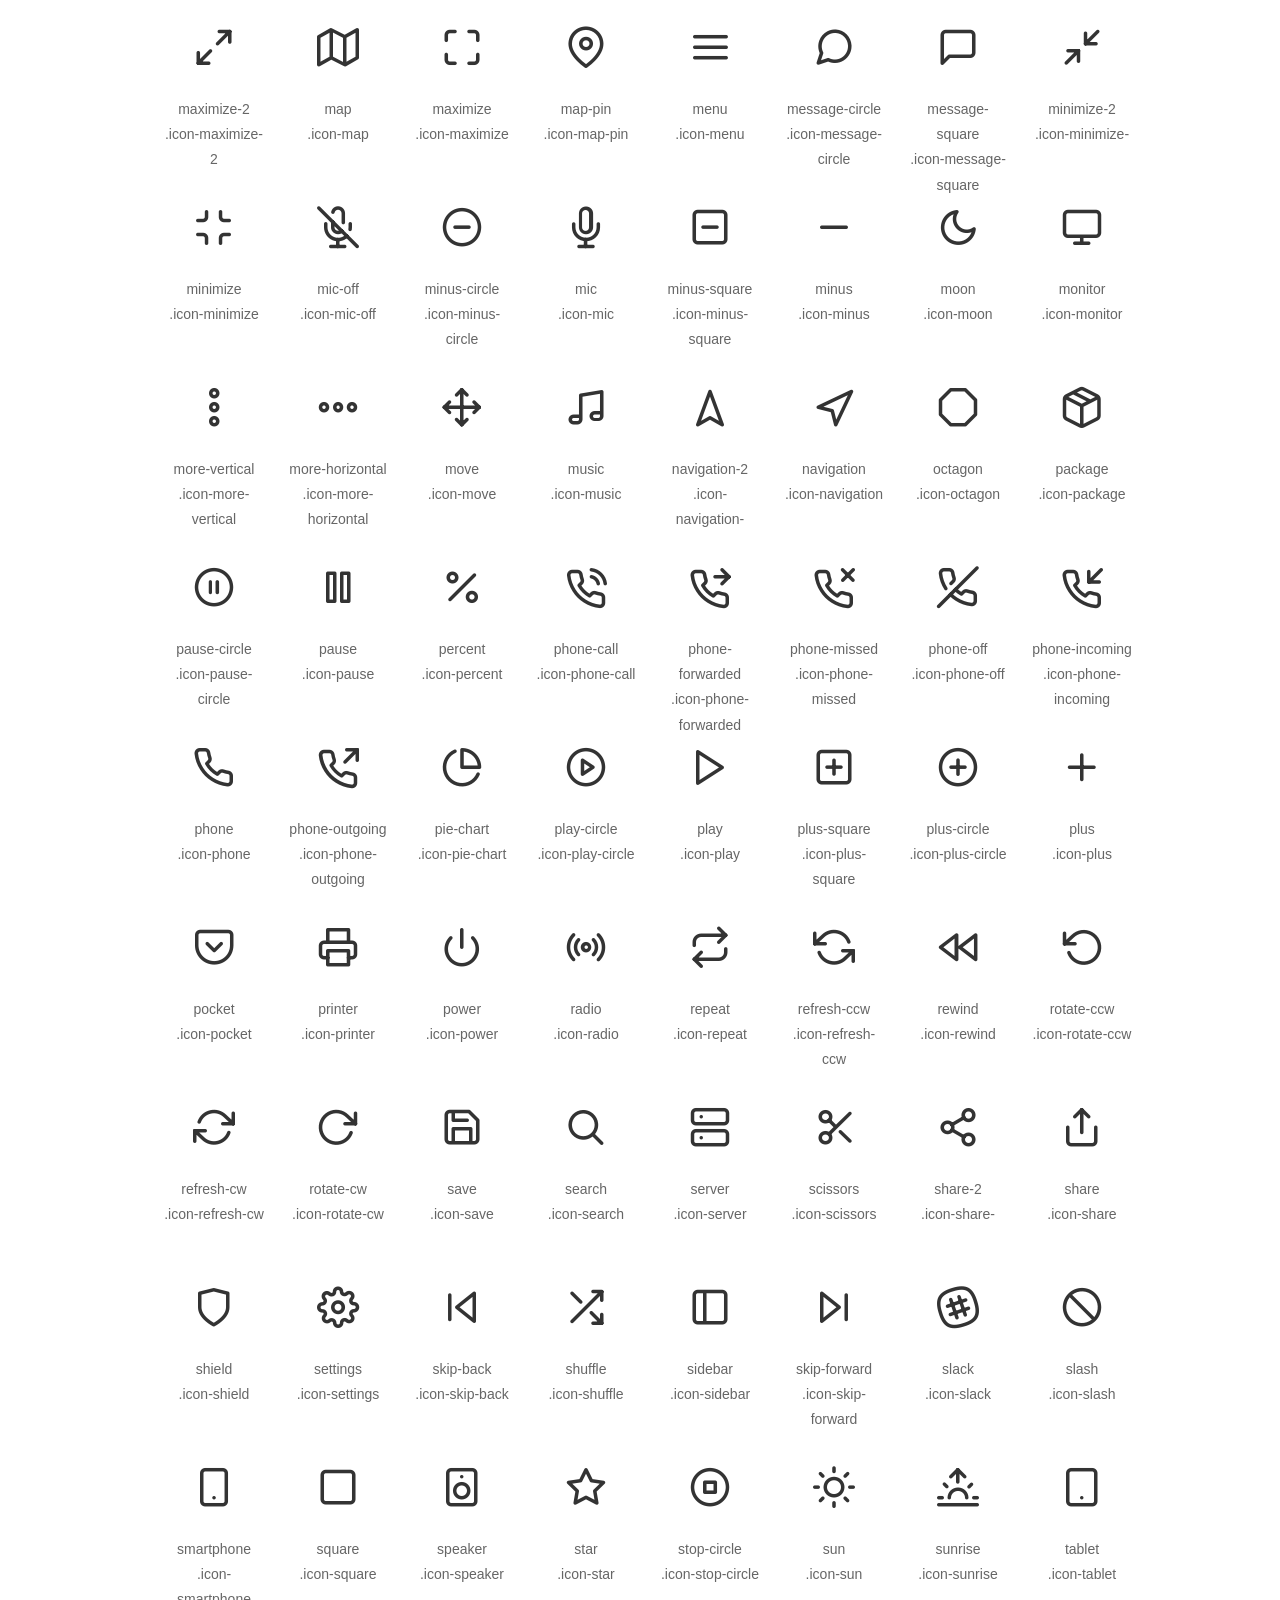
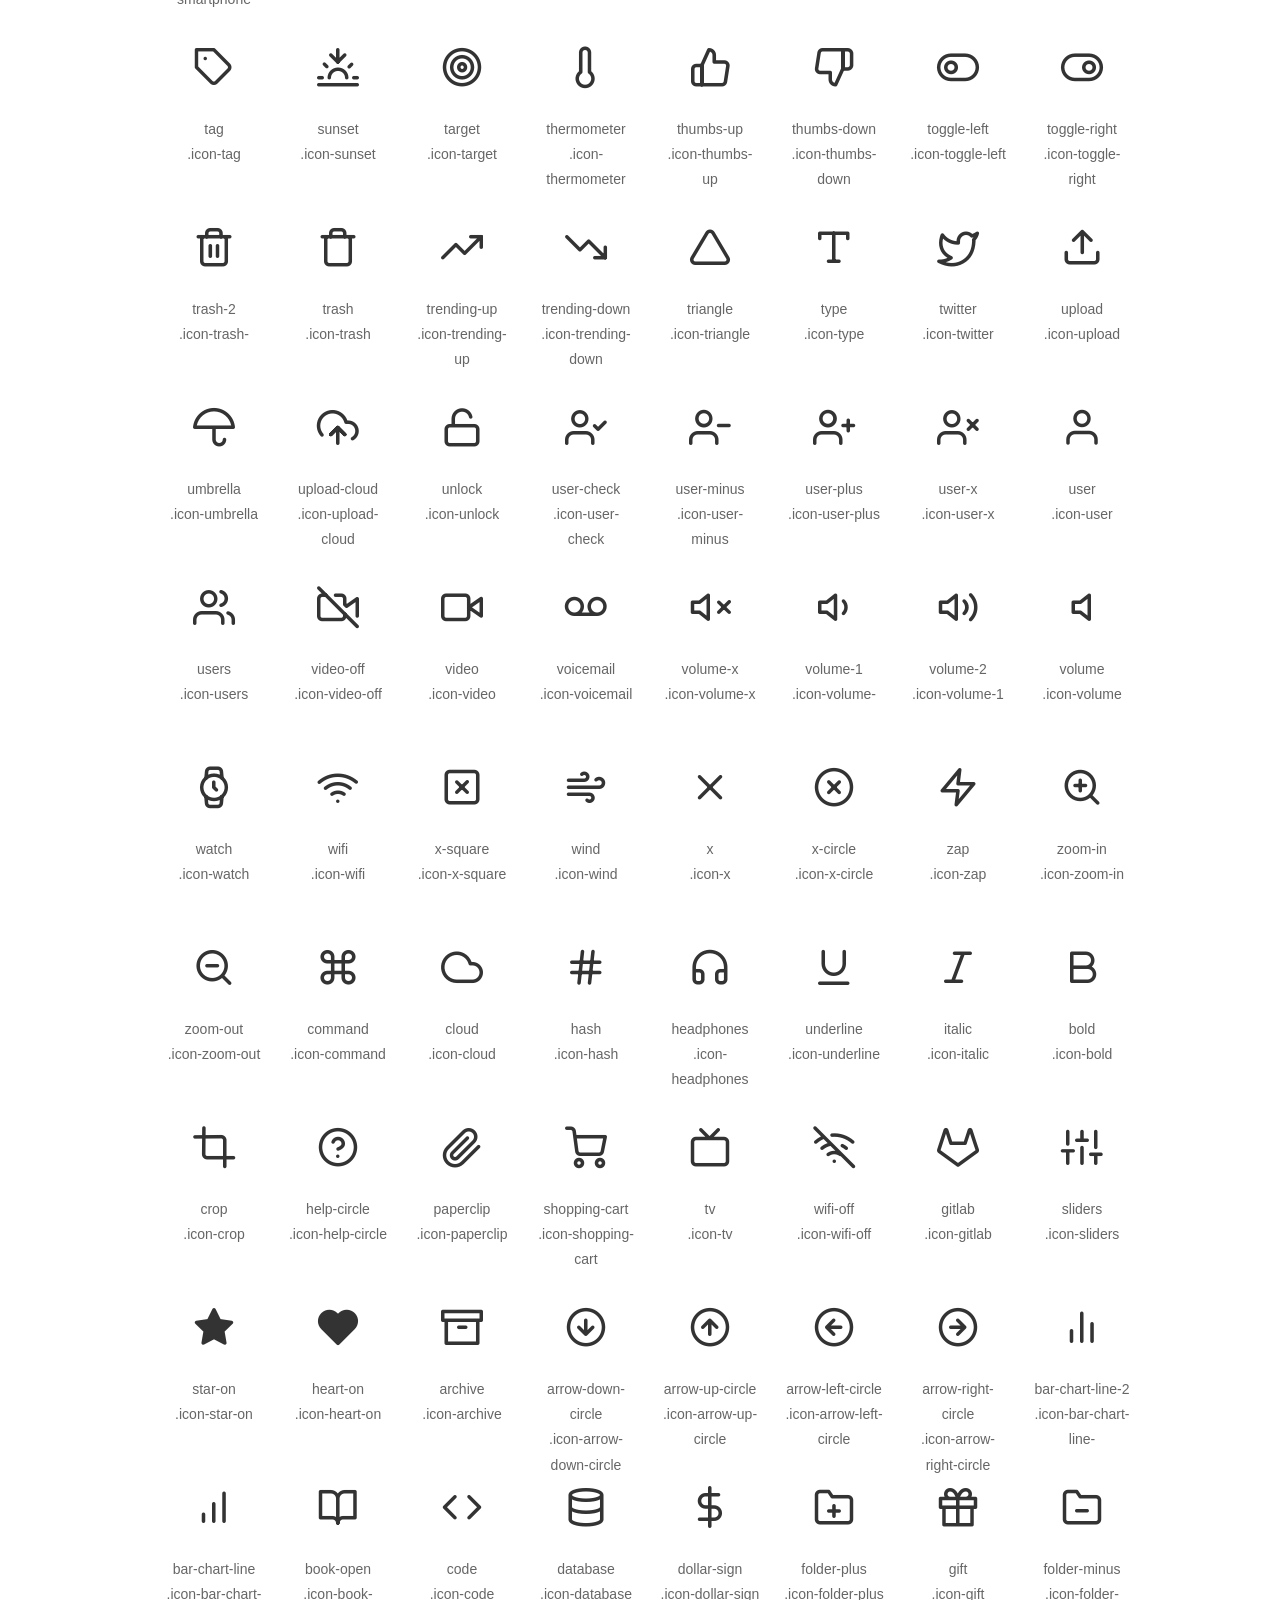
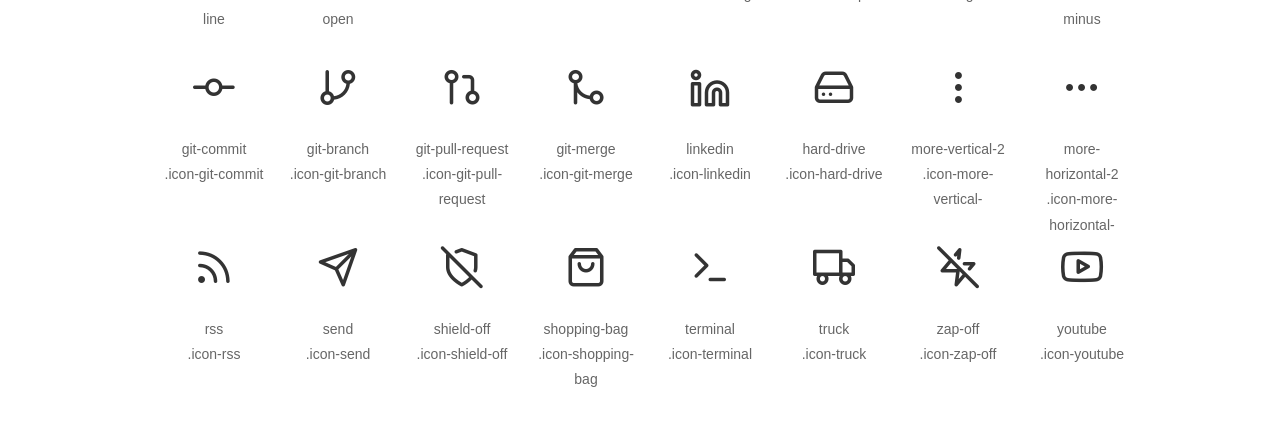
<file: icons/feather/examples/index.html>
<!DOCTYPE html>
<html>
<head>
  <meta charset="utf-8" />
  <title>IconFont</title>
  <link rel="stylesheet" href="index.css">
  <link rel="stylesheet" href="../css/iconfont.css">
</head>
<body>
  <div class="main markdown">
    <h1>Feather</h1>
    <hr>
    
    <h2 id="font-class-">Quote as Font-class</h2>
    <hr>

    <p>Font-class is one kind of derived usage of Unicode, which solved the problems of intuitive writing and semantic ambiguity</p>
    <p>Compared with Unicode, its characteristics as following:</p>
    <ul>
      <li>Good compatibility, it supports IE 8+ and all usual browsers.</li>
      <li>When you want to change one icon, you just need to alter the quote of Unicode in class, because it define icons by “class”.</li>
      <li>But its one kind of font essentially, it can not support multi-color icon as well.</li>
    </ul>

    <p>Usage:</p>

    <h3 id="-fontclass-">Step 1: Include the css of iconfont</h3>
    <pre><code class="lang-js hljs javascript"><span class="hljs-comment">&lt;link rel="stylesheet" type="text/css" href="./iconfont.css"&gt;</span></code></pre>
    
    <h3 id="-">Step 2: Copy the individual code of icon into pages</h3>
    <pre><code class="lang-css hljs">&lt;<span class="hljs-selector-tag">i</span> <span class="hljs-selector-tag">class</span>="<span class="hljs-selector-tag">feather</span> <span class="hljs-selector-tag">icon-xxx</span>"&gt;&lt;/<span class="hljs-selector-tag">i</span>&gt;</code></pre>

    <ul class="icon_lists clear">

      <li>
        <i class="icon feather icon-alert-octagon"></i>
        <div class="name">alert-octagon</div>
        <div class="fontclass">.icon-alert-octagon</div>
      </li>

      <li>
        <i class="icon feather icon-alert-circle"></i>
        <div class="name">alert-circle</div>
        <div class="fontclass">.icon-alert-circle</div>
      </li>

      <li>
        <i class="icon feather icon-activity"></i>
        <div class="name">activity</div>
        <div class="fontclass">.icon-activity</div>
      </li>

      <li>
        <i class="icon feather icon-alert-triangle"></i>
        <div class="name">alert-triangle</div>
        <div class="fontclass">.icon-alert-triangle</div>
      </li>

      <li>
        <i class="icon feather icon-align-center"></i>
        <div class="name">align-center</div>
        <div class="fontclass">.icon-align-center</div>
      </li>

      <li>
        <i class="icon feather icon-airplay"></i>
        <div class="name">airplay</div>
        <div class="fontclass">.icon-airplay</div>
      </li>

      <li>
        <i class="icon feather icon-align-justify"></i>
        <div class="name">align-justify</div>
        <div class="fontclass">.icon-align-justify</div>
      </li>

      <li>
        <i class="icon feather icon-align-left"></i>
        <div class="name">align-left</div>
        <div class="fontclass">.icon-align-left</div>
      </li>

      <li>
        <i class="icon feather icon-align-right"></i>
        <div class="name">align-right</div>
        <div class="fontclass">.icon-align-right</div>
      </li>

      <li>
        <i class="icon feather icon-arrow-down-left"></i>
        <div class="name">arrow-down-left</div>
        <div class="fontclass">.icon-arrow-down-left</div>
      </li>

      <li>
        <i class="icon feather icon-arrow-down-right"></i>
        <div class="name">arrow-down-right</div>
        <div class="fontclass">.icon-arrow-down-right</div>
      </li>

      <li>
        <i class="icon feather icon-anchor"></i>
        <div class="name">anchor</div>
        <div class="fontclass">.icon-anchor</div>
      </li>

      <li>
        <i class="icon feather icon-aperture"></i>
        <div class="name">aperture</div>
        <div class="fontclass">.icon-aperture</div>
      </li>

      <li>
        <i class="icon feather icon-arrow-left"></i>
        <div class="name">arrow-left</div>
        <div class="fontclass">.icon-arrow-left</div>
      </li>

      <li>
        <i class="icon feather icon-arrow-right"></i>
        <div class="name">arrow-right</div>
        <div class="fontclass">.icon-arrow-right</div>
      </li>

      <li>
        <i class="icon feather icon-arrow-down"></i>
        <div class="name">arrow-down</div>
        <div class="fontclass">.icon-arrow-down</div>
      </li>

      <li>
        <i class="icon feather icon-arrow-up-left"></i>
        <div class="name">arrow-up-left</div>
        <div class="fontclass">.icon-arrow-up-left</div>
      </li>

      <li>
        <i class="icon feather icon-arrow-up-right"></i>
        <div class="name">arrow-up-right</div>
        <div class="fontclass">.icon-arrow-up-right</div>
      </li>

      <li>
        <i class="icon feather icon-arrow-up"></i>
        <div class="name">arrow-up</div>
        <div class="fontclass">.icon-arrow-up</div>
      </li>

      <li>
        <i class="icon feather icon-award"></i>
        <div class="name">award</div>
        <div class="fontclass">.icon-award</div>
      </li>

      <li>
        <i class="icon feather icon-bar-chart"></i>
        <div class="name">bar-chart</div>
        <div class="fontclass">.icon-bar-chart</div>
      </li>

      <li>
        <i class="icon feather icon-at-sign"></i>
        <div class="name">at-sign</div>
        <div class="fontclass">.icon-at-sign</div>
      </li>

      <li>
        <i class="icon feather icon-bar-chart-2"></i>
        <div class="name">bar-chart-2</div>
        <div class="fontclass">.icon-bar-chart-</div>
      </li>

      <li>
        <i class="icon feather icon-battery-charging"></i>
        <div class="name">battery-charging</div>
        <div class="fontclass">.icon-battery-charging</div>
      </li>

      <li>
        <i class="icon feather icon-bell-off"></i>
        <div class="name">bell-off</div>
        <div class="fontclass">.icon-bell-off</div>
      </li>

      <li>
        <i class="icon feather icon-battery"></i>
        <div class="name">battery</div>
        <div class="fontclass">.icon-battery</div>
      </li>

      <li>
        <i class="icon feather icon-bluetooth"></i>
        <div class="name">bluetooth</div>
        <div class="fontclass">.icon-bluetooth</div>
      </li>

      <li>
        <i class="icon feather icon-bell"></i>
        <div class="name">bell</div>
        <div class="fontclass">.icon-bell</div>
      </li>

      <li>
        <i class="icon feather icon-book"></i>
        <div class="name">book</div>
        <div class="fontclass">.icon-book</div>
      </li>

      <li>
        <i class="icon feather icon-briefcase"></i>
        <div class="name">briefcase</div>
        <div class="fontclass">.icon-briefcase</div>
      </li>

      <li>
        <i class="icon feather icon-camera-off"></i>
        <div class="name">camera-off</div>
        <div class="fontclass">.icon-camera-off</div>
      </li>

      <li>
        <i class="icon feather icon-calendar"></i>
        <div class="name">calendar</div>
        <div class="fontclass">.icon-calendar</div>
      </li>

      <li>
        <i class="icon feather icon-bookmark"></i>
        <div class="name">bookmark</div>
        <div class="fontclass">.icon-bookmark</div>
      </li>

      <li>
        <i class="icon feather icon-box"></i>
        <div class="name">box</div>
        <div class="fontclass">.icon-box</div>
      </li>

      <li>
        <i class="icon feather icon-camera"></i>
        <div class="name">camera</div>
        <div class="fontclass">.icon-camera</div>
      </li>

      <li>
        <i class="icon feather icon-check-circle"></i>
        <div class="name">check-circle</div>
        <div class="fontclass">.icon-check-circle</div>
      </li>

      <li>
        <i class="icon feather icon-check"></i>
        <div class="name">check</div>
        <div class="fontclass">.icon-check</div>
      </li>

      <li>
        <i class="icon feather icon-check-square"></i>
        <div class="name">check-square</div>
        <div class="fontclass">.icon-check-square</div>
      </li>

      <li>
        <i class="icon feather icon-cast"></i>
        <div class="name">cast</div>
        <div class="fontclass">.icon-cast</div>
      </li>

      <li>
        <i class="icon feather icon-chevron-down"></i>
        <div class="name">chevron-down</div>
        <div class="fontclass">.icon-chevron-down</div>
      </li>

      <li>
        <i class="icon feather icon-chevron-left"></i>
        <div class="name">chevron-left</div>
        <div class="fontclass">.icon-chevron-left</div>
      </li>

      <li>
        <i class="icon feather icon-chevron-right"></i>
        <div class="name">chevron-right</div>
        <div class="fontclass">.icon-chevron-right</div>
      </li>

      <li>
        <i class="icon feather icon-chevron-up"></i>
        <div class="name">chevron-up</div>
        <div class="fontclass">.icon-chevron-up</div>
      </li>

      <li>
        <i class="icon feather icon-chevrons-down"></i>
        <div class="name">chevrons-down</div>
        <div class="fontclass">.icon-chevrons-down</div>
      </li>

      <li>
        <i class="icon feather icon-chevrons-right"></i>
        <div class="name">chevrons-right</div>
        <div class="fontclass">.icon-chevrons-right</div>
      </li>

      <li>
        <i class="icon feather icon-chevrons-up"></i>
        <div class="name">chevrons-up</div>
        <div class="fontclass">.icon-chevrons-up</div>
      </li>

      <li>
        <i class="icon feather icon-chevrons-left"></i>
        <div class="name">chevrons-left</div>
        <div class="fontclass">.icon-chevrons-left</div>
      </li>

      <li>
        <i class="icon feather icon-circle"></i>
        <div class="name">circle</div>
        <div class="fontclass">.icon-circle</div>
      </li>

      <li>
        <i class="icon feather icon-clipboard"></i>
        <div class="name">clipboard</div>
        <div class="fontclass">.icon-clipboard</div>
      </li>

      <li>
        <i class="icon feather icon-chrome"></i>
        <div class="name">chrome</div>
        <div class="fontclass">.icon-chrome</div>
      </li>

      <li>
        <i class="icon feather icon-clock"></i>
        <div class="name">clock</div>
        <div class="fontclass">.icon-clock</div>
      </li>

      <li>
        <i class="icon feather icon-cloud-lightning"></i>
        <div class="name">cloud-lightning</div>
        <div class="fontclass">.icon-cloud-lightning</div>
      </li>

      <li>
        <i class="icon feather icon-cloud-drizzle"></i>
        <div class="name">cloud-drizzle</div>
        <div class="fontclass">.icon-cloud-drizzle</div>
      </li>

      <li>
        <i class="icon feather icon-cloud-rain"></i>
        <div class="name">cloud-rain</div>
        <div class="fontclass">.icon-cloud-rain</div>
      </li>

      <li>
        <i class="icon feather icon-cloud-off"></i>
        <div class="name">cloud-off</div>
        <div class="fontclass">.icon-cloud-off</div>
      </li>

      <li>
        <i class="icon feather icon-codepen"></i>
        <div class="name">codepen</div>
        <div class="fontclass">.icon-codepen</div>
      </li>

      <li>
        <i class="icon feather icon-cloud-snow"></i>
        <div class="name">cloud-snow</div>
        <div class="fontclass">.icon-cloud-snow</div>
      </li>

      <li>
        <i class="icon feather icon-compass"></i>
        <div class="name">compass</div>
        <div class="fontclass">.icon-compass</div>
      </li>

      <li>
        <i class="icon feather icon-copy"></i>
        <div class="name">copy</div>
        <div class="fontclass">.icon-copy</div>
      </li>

      <li>
        <i class="icon feather icon-corner-down-right"></i>
        <div class="name">corner-down-right</div>
        <div class="fontclass">.icon-corner-down-right</div>
      </li>

      <li>
        <i class="icon feather icon-corner-down-left"></i>
        <div class="name">corner-down-left</div>
        <div class="fontclass">.icon-corner-down-left</div>
      </li>

      <li>
        <i class="icon feather icon-corner-left-down"></i>
        <div class="name">corner-left-down</div>
        <div class="fontclass">.icon-corner-left-down</div>
      </li>

      <li>
        <i class="icon feather icon-corner-left-up"></i>
        <div class="name">corner-left-up</div>
        <div class="fontclass">.icon-corner-left-up</div>
      </li>

      <li>
        <i class="icon feather icon-corner-up-left"></i>
        <div class="name">corner-up-left</div>
        <div class="fontclass">.icon-corner-up-left</div>
      </li>

      <li>
        <i class="icon feather icon-corner-up-right"></i>
        <div class="name">corner-up-right</div>
        <div class="fontclass">.icon-corner-up-right</div>
      </li>

      <li>
        <i class="icon feather icon-corner-right-down"></i>
        <div class="name">corner-right-down</div>
        <div class="fontclass">.icon-corner-right-down</div>
      </li>

      <li>
        <i class="icon feather icon-corner-right-up"></i>
        <div class="name">corner-right-up</div>
        <div class="fontclass">.icon-corner-right-up</div>
      </li>

      <li>
        <i class="icon feather icon-cpu"></i>
        <div class="name">cpu</div>
        <div class="fontclass">.icon-cpu</div>
      </li>

      <li>
        <i class="icon feather icon-credit-card"></i>
        <div class="name">credit-card</div>
        <div class="fontclass">.icon-credit-card</div>
      </li>

      <li>
        <i class="icon feather icon-crosshair"></i>
        <div class="name">crosshair</div>
        <div class="fontclass">.icon-crosshair</div>
      </li>

      <li>
        <i class="icon feather icon-disc"></i>
        <div class="name">disc</div>
        <div class="fontclass">.icon-disc</div>
      </li>

      <li>
        <i class="icon feather icon-delete"></i>
        <div class="name">delete</div>
        <div class="fontclass">.icon-delete</div>
      </li>

      <li>
        <i class="icon feather icon-download-cloud"></i>
        <div class="name">download-cloud</div>
        <div class="fontclass">.icon-download-cloud</div>
      </li>

      <li>
        <i class="icon feather icon-download"></i>
        <div class="name">download</div>
        <div class="fontclass">.icon-download</div>
      </li>

      <li>
        <i class="icon feather icon-droplet"></i>
        <div class="name">droplet</div>
        <div class="fontclass">.icon-droplet</div>
      </li>

      <li>
        <i class="icon feather icon-edit-2"></i>
        <div class="name">edit-2</div>
        <div class="fontclass">.icon-edit-</div>
      </li>

      <li>
        <i class="icon feather icon-edit"></i>
        <div class="name">edit</div>
        <div class="fontclass">.icon-edit</div>
      </li>

      <li>
        <i class="icon feather icon-edit-1"></i>
        <div class="name">edit-3</div>
        <div class="fontclass">.icon-edit-1</div>
      </li>

      <li>
        <i class="icon feather icon-external-link"></i>
        <div class="name">external-link</div>
        <div class="fontclass">.icon-external-link</div>
      </li>

      <li>
        <i class="icon feather icon-eye"></i>
        <div class="name">eye</div>
        <div class="fontclass">.icon-eye</div>
      </li>

      <li>
        <i class="icon feather icon-feather"></i>
        <div class="name">feather</div>
        <div class="fontclass">.icon-feather</div>
      </li>

      <li>
        <i class="icon feather icon-facebook"></i>
        <div class="name">facebook</div>
        <div class="fontclass">.icon-facebook</div>
      </li>

      <li>
        <i class="icon feather icon-file-minus"></i>
        <div class="name">file-minus</div>
        <div class="fontclass">.icon-file-minus</div>
      </li>

      <li>
        <i class="icon feather icon-eye-off"></i>
        <div class="name">eye-off</div>
        <div class="fontclass">.icon-eye-off</div>
      </li>

      <li>
        <i class="icon feather icon-fast-forward"></i>
        <div class="name">fast-forward</div>
        <div class="fontclass">.icon-fast-forward</div>
      </li>

      <li>
        <i class="icon feather icon-file-text"></i>
        <div class="name">file-text</div>
        <div class="fontclass">.icon-file-text</div>
      </li>

      <li>
        <i class="icon feather icon-film"></i>
        <div class="name">film</div>
        <div class="fontclass">.icon-film</div>
      </li>

      <li>
        <i class="icon feather icon-file"></i>
        <div class="name">file</div>
        <div class="fontclass">.icon-file</div>
      </li>

      <li>
        <i class="icon feather icon-file-plus"></i>
        <div class="name">file-plus</div>
        <div class="fontclass">.icon-file-plus</div>
      </li>

      <li>
        <i class="icon feather icon-folder"></i>
        <div class="name">folder</div>
        <div class="fontclass">.icon-folder</div>
      </li>

      <li>
        <i class="icon feather icon-filter"></i>
        <div class="name">filter</div>
        <div class="fontclass">.icon-filter</div>
      </li>

      <li>
        <i class="icon feather icon-flag"></i>
        <div class="name">flag</div>
        <div class="fontclass">.icon-flag</div>
      </li>

      <li>
        <i class="icon feather icon-globe"></i>
        <div class="name">globe</div>
        <div class="fontclass">.icon-globe</div>
      </li>

      <li>
        <i class="icon feather icon-grid"></i>
        <div class="name">grid</div>
        <div class="fontclass">.icon-grid</div>
      </li>

      <li>
        <i class="icon feather icon-heart"></i>
        <div class="name">heart</div>
        <div class="fontclass">.icon-heart</div>
      </li>

      <li>
        <i class="icon feather icon-home"></i>
        <div class="name">home</div>
        <div class="fontclass">.icon-home</div>
      </li>

      <li>
        <i class="icon feather icon-github"></i>
        <div class="name">github</div>
        <div class="fontclass">.icon-github</div>
      </li>

      <li>
        <i class="icon feather icon-image"></i>
        <div class="name">image</div>
        <div class="fontclass">.icon-image</div>
      </li>

      <li>
        <i class="icon feather icon-inbox"></i>
        <div class="name">inbox</div>
        <div class="fontclass">.icon-inbox</div>
      </li>

      <li>
        <i class="icon feather icon-layers"></i>
        <div class="name">layers</div>
        <div class="fontclass">.icon-layers</div>
      </li>

      <li>
        <i class="icon feather icon-info"></i>
        <div class="name">info</div>
        <div class="fontclass">.icon-info</div>
      </li>

      <li>
        <i class="icon feather icon-instagram"></i>
        <div class="name">instagram</div>
        <div class="fontclass">.icon-instagram</div>
      </li>

      <li>
        <i class="icon feather icon-layout"></i>
        <div class="name">layout</div>
        <div class="fontclass">.icon-layout</div>
      </li>

      <li>
        <i class="icon feather icon-link-2"></i>
        <div class="name">link-2</div>
        <div class="fontclass">.icon-link-</div>
      </li>

      <li>
        <i class="icon feather icon-life-buoy"></i>
        <div class="name">life-buoy</div>
        <div class="fontclass">.icon-life-buoy</div>
      </li>

      <li>
        <i class="icon feather icon-link"></i>
        <div class="name">link</div>
        <div class="fontclass">.icon-link</div>
      </li>

      <li>
        <i class="icon feather icon-log-in"></i>
        <div class="name">log-in</div>
        <div class="fontclass">.icon-log-in</div>
      </li>

      <li>
        <i class="icon feather icon-list"></i>
        <div class="name">list</div>
        <div class="fontclass">.icon-list</div>
      </li>

      <li>
        <i class="icon feather icon-lock"></i>
        <div class="name">lock</div>
        <div class="fontclass">.icon-lock</div>
      </li>

      <li>
        <i class="icon feather icon-log-out"></i>
        <div class="name">log-out</div>
        <div class="fontclass">.icon-log-out</div>
      </li>

      <li>
        <i class="icon feather icon-loader"></i>
        <div class="name">loader</div>
        <div class="fontclass">.icon-loader</div>
      </li>

      <li>
        <i class="icon feather icon-mail"></i>
        <div class="name">mail</div>
        <div class="fontclass">.icon-mail</div>
      </li>

      <li>
        <i class="icon feather icon-maximize-2"></i>
        <div class="name">maximize-2</div>
        <div class="fontclass">.icon-maximize-2</div>
      </li>

      <li>
        <i class="icon feather icon-map"></i>
        <div class="name">map</div>
        <div class="fontclass">.icon-map</div>
      </li>

      <li>
        <i class="icon feather icon-maximize"></i>
        <div class="name">maximize</div>
        <div class="fontclass">.icon-maximize</div>
      </li>

      <li>
        <i class="icon feather icon-map-pin"></i>
        <div class="name">map-pin</div>
        <div class="fontclass">.icon-map-pin</div>
      </li>

      <li>
        <i class="icon feather icon-menu"></i>
        <div class="name">menu</div>
        <div class="fontclass">.icon-menu</div>
      </li>

      <li>
        <i class="icon feather icon-message-circle"></i>
        <div class="name">message-circle</div>
        <div class="fontclass">.icon-message-circle</div>
      </li>

      <li>
        <i class="icon feather icon-message-square"></i>
        <div class="name">message-square</div>
        <div class="fontclass">.icon-message-square</div>
      </li>

      <li>
        <i class="icon feather icon-minimize-2"></i>
        <div class="name">minimize-2</div>
        <div class="fontclass">.icon-minimize-</div>
      </li>

      <li>
        <i class="icon feather icon-minimize"></i>
        <div class="name">minimize</div>
        <div class="fontclass">.icon-minimize</div>
      </li>

      <li>
        <i class="icon feather icon-mic-off"></i>
        <div class="name">mic-off</div>
        <div class="fontclass">.icon-mic-off</div>
      </li>

      <li>
        <i class="icon feather icon-minus-circle"></i>
        <div class="name">minus-circle</div>
        <div class="fontclass">.icon-minus-circle</div>
      </li>

      <li>
        <i class="icon feather icon-mic"></i>
        <div class="name">mic</div>
        <div class="fontclass">.icon-mic</div>
      </li>

      <li>
        <i class="icon feather icon-minus-square"></i>
        <div class="name">minus-square</div>
        <div class="fontclass">.icon-minus-square</div>
      </li>

      <li>
        <i class="icon feather icon-minus"></i>
        <div class="name">minus</div>
        <div class="fontclass">.icon-minus</div>
      </li>

      <li>
        <i class="icon feather icon-moon"></i>
        <div class="name">moon</div>
        <div class="fontclass">.icon-moon</div>
      </li>

      <li>
        <i class="icon feather icon-monitor"></i>
        <div class="name">monitor</div>
        <div class="fontclass">.icon-monitor</div>
      </li>

      <li>
        <i class="icon feather icon-more-vertical"></i>
        <div class="name">more-vertical</div>
        <div class="fontclass">.icon-more-vertical</div>
      </li>

      <li>
        <i class="icon feather icon-more-horizontal"></i>
        <div class="name">more-horizontal</div>
        <div class="fontclass">.icon-more-horizontal</div>
      </li>

      <li>
        <i class="icon feather icon-move"></i>
        <div class="name">move</div>
        <div class="fontclass">.icon-move</div>
      </li>

      <li>
        <i class="icon feather icon-music"></i>
        <div class="name">music</div>
        <div class="fontclass">.icon-music</div>
      </li>

      <li>
        <i class="icon feather icon-navigation-2"></i>
        <div class="name">navigation-2</div>
        <div class="fontclass">.icon-navigation-</div>
      </li>

      <li>
        <i class="icon feather icon-navigation"></i>
        <div class="name">navigation</div>
        <div class="fontclass">.icon-navigation</div>
      </li>

      <li>
        <i class="icon feather icon-octagon"></i>
        <div class="name">octagon</div>
        <div class="fontclass">.icon-octagon</div>
      </li>

      <li>
        <i class="icon feather icon-package"></i>
        <div class="name">package</div>
        <div class="fontclass">.icon-package</div>
      </li>

      <li>
        <i class="icon feather icon-pause-circle"></i>
        <div class="name">pause-circle</div>
        <div class="fontclass">.icon-pause-circle</div>
      </li>

      <li>
        <i class="icon feather icon-pause"></i>
        <div class="name">pause</div>
        <div class="fontclass">.icon-pause</div>
      </li>

      <li>
        <i class="icon feather icon-percent"></i>
        <div class="name">percent</div>
        <div class="fontclass">.icon-percent</div>
      </li>

      <li>
        <i class="icon feather icon-phone-call"></i>
        <div class="name">phone-call</div>
        <div class="fontclass">.icon-phone-call</div>
      </li>

      <li>
        <i class="icon feather icon-phone-forwarded"></i>
        <div class="name">phone-forwarded</div>
        <div class="fontclass">.icon-phone-forwarded</div>
      </li>

      <li>
        <i class="icon feather icon-phone-missed"></i>
        <div class="name">phone-missed</div>
        <div class="fontclass">.icon-phone-missed</div>
      </li>

      <li>
        <i class="icon feather icon-phone-off"></i>
        <div class="name">phone-off</div>
        <div class="fontclass">.icon-phone-off</div>
      </li>

      <li>
        <i class="icon feather icon-phone-incoming"></i>
        <div class="name">phone-incoming</div>
        <div class="fontclass">.icon-phone-incoming</div>
      </li>

      <li>
        <i class="icon feather icon-phone"></i>
        <div class="name">phone</div>
        <div class="fontclass">.icon-phone</div>
      </li>

      <li>
        <i class="icon feather icon-phone-outgoing"></i>
        <div class="name">phone-outgoing</div>
        <div class="fontclass">.icon-phone-outgoing</div>
      </li>

      <li>
        <i class="icon feather icon-pie-chart"></i>
        <div class="name">pie-chart</div>
        <div class="fontclass">.icon-pie-chart</div>
      </li>

      <li>
        <i class="icon feather icon-play-circle"></i>
        <div class="name">play-circle</div>
        <div class="fontclass">.icon-play-circle</div>
      </li>

      <li>
        <i class="icon feather icon-play"></i>
        <div class="name">play</div>
        <div class="fontclass">.icon-play</div>
      </li>

      <li>
        <i class="icon feather icon-plus-square"></i>
        <div class="name">plus-square</div>
        <div class="fontclass">.icon-plus-square</div>
      </li>

      <li>
        <i class="icon feather icon-plus-circle"></i>
        <div class="name">plus-circle</div>
        <div class="fontclass">.icon-plus-circle</div>
      </li>

      <li>
        <i class="icon feather icon-plus"></i>
        <div class="name">plus</div>
        <div class="fontclass">.icon-plus</div>
      </li>

      <li>
        <i class="icon feather icon-pocket"></i>
        <div class="name">pocket</div>
        <div class="fontclass">.icon-pocket</div>
      </li>

      <li>
        <i class="icon feather icon-printer"></i>
        <div class="name">printer</div>
        <div class="fontclass">.icon-printer</div>
      </li>

      <li>
        <i class="icon feather icon-power"></i>
        <div class="name">power</div>
        <div class="fontclass">.icon-power</div>
      </li>

      <li>
        <i class="icon feather icon-radio"></i>
        <div class="name">radio</div>
        <div class="fontclass">.icon-radio</div>
      </li>

      <li>
        <i class="icon feather icon-repeat"></i>
        <div class="name">repeat</div>
        <div class="fontclass">.icon-repeat</div>
      </li>

      <li>
        <i class="icon feather icon-refresh-ccw"></i>
        <div class="name">refresh-ccw</div>
        <div class="fontclass">.icon-refresh-ccw</div>
      </li>

      <li>
        <i class="icon feather icon-rewind"></i>
        <div class="name">rewind</div>
        <div class="fontclass">.icon-rewind</div>
      </li>

      <li>
        <i class="icon feather icon-rotate-ccw"></i>
        <div class="name">rotate-ccw</div>
        <div class="fontclass">.icon-rotate-ccw</div>
      </li>

      <li>
        <i class="icon feather icon-refresh-cw"></i>
        <div class="name">refresh-cw</div>
        <div class="fontclass">.icon-refresh-cw</div>
      </li>

      <li>
        <i class="icon feather icon-rotate-cw"></i>
        <div class="name">rotate-cw</div>
        <div class="fontclass">.icon-rotate-cw</div>
      </li>

      <li>
        <i class="icon feather icon-save"></i>
        <div class="name">save</div>
        <div class="fontclass">.icon-save</div>
      </li>

      <li>
        <i class="icon feather icon-search"></i>
        <div class="name">search</div>
        <div class="fontclass">.icon-search</div>
      </li>

      <li>
        <i class="icon feather icon-server"></i>
        <div class="name">server</div>
        <div class="fontclass">.icon-server</div>
      </li>

      <li>
        <i class="icon feather icon-scissors"></i>
        <div class="name">scissors</div>
        <div class="fontclass">.icon-scissors</div>
      </li>

      <li>
        <i class="icon feather icon-share-2"></i>
        <div class="name">share-2</div>
        <div class="fontclass">.icon-share-</div>
      </li>

      <li>
        <i class="icon feather icon-share"></i>
        <div class="name">share</div>
        <div class="fontclass">.icon-share</div>
      </li>

      <li>
        <i class="icon feather icon-shield"></i>
        <div class="name">shield</div>
        <div class="fontclass">.icon-shield</div>
      </li>

      <li>
        <i class="icon feather icon-settings"></i>
        <div class="name">settings</div>
        <div class="fontclass">.icon-settings</div>
      </li>

      <li>
        <i class="icon feather icon-skip-back"></i>
        <div class="name">skip-back</div>
        <div class="fontclass">.icon-skip-back</div>
      </li>

      <li>
        <i class="icon feather icon-shuffle"></i>
        <div class="name">shuffle</div>
        <div class="fontclass">.icon-shuffle</div>
      </li>

      <li>
        <i class="icon feather icon-sidebar"></i>
        <div class="name">sidebar</div>
        <div class="fontclass">.icon-sidebar</div>
      </li>

      <li>
        <i class="icon feather icon-skip-forward"></i>
        <div class="name">skip-forward</div>
        <div class="fontclass">.icon-skip-forward</div>
      </li>

      <li>
        <i class="icon feather icon-slack"></i>
        <div class="name">slack</div>
        <div class="fontclass">.icon-slack</div>
      </li>

      <li>
        <i class="icon feather icon-slash"></i>
        <div class="name">slash</div>
        <div class="fontclass">.icon-slash</div>
      </li>

      <li>
        <i class="icon feather icon-smartphone"></i>
        <div class="name">smartphone</div>
        <div class="fontclass">.icon-smartphone</div>
      </li>

      <li>
        <i class="icon feather icon-square"></i>
        <div class="name">square</div>
        <div class="fontclass">.icon-square</div>
      </li>

      <li>
        <i class="icon feather icon-speaker"></i>
        <div class="name">speaker</div>
        <div class="fontclass">.icon-speaker</div>
      </li>

      <li>
        <i class="icon feather icon-star"></i>
        <div class="name">star</div>
        <div class="fontclass">.icon-star</div>
      </li>

      <li>
        <i class="icon feather icon-stop-circle"></i>
        <div class="name">stop-circle</div>
        <div class="fontclass">.icon-stop-circle</div>
      </li>

      <li>
        <i class="icon feather icon-sun"></i>
        <div class="name">sun</div>
        <div class="fontclass">.icon-sun</div>
      </li>

      <li>
        <i class="icon feather icon-sunrise"></i>
        <div class="name">sunrise</div>
        <div class="fontclass">.icon-sunrise</div>
      </li>

      <li>
        <i class="icon feather icon-tablet"></i>
        <div class="name">tablet</div>
        <div class="fontclass">.icon-tablet</div>
      </li>

      <li>
        <i class="icon feather icon-tag"></i>
        <div class="name">tag</div>
        <div class="fontclass">.icon-tag</div>
      </li>

      <li>
        <i class="icon feather icon-sunset"></i>
        <div class="name">sunset</div>
        <div class="fontclass">.icon-sunset</div>
      </li>

      <li>
        <i class="icon feather icon-target"></i>
        <div class="name">target</div>
        <div class="fontclass">.icon-target</div>
      </li>

      <li>
        <i class="icon feather icon-thermometer"></i>
        <div class="name">thermometer</div>
        <div class="fontclass">.icon-thermometer</div>
      </li>

      <li>
        <i class="icon feather icon-thumbs-up"></i>
        <div class="name">thumbs-up</div>
        <div class="fontclass">.icon-thumbs-up</div>
      </li>

      <li>
        <i class="icon feather icon-thumbs-down"></i>
        <div class="name">thumbs-down</div>
        <div class="fontclass">.icon-thumbs-down</div>
      </li>

      <li>
        <i class="icon feather icon-toggle-left"></i>
        <div class="name">toggle-left</div>
        <div class="fontclass">.icon-toggle-left</div>
      </li>

      <li>
        <i class="icon feather icon-toggle-right"></i>
        <div class="name">toggle-right</div>
        <div class="fontclass">.icon-toggle-right</div>
      </li>

      <li>
        <i class="icon feather icon-trash-2"></i>
        <div class="name">trash-2</div>
        <div class="fontclass">.icon-trash-</div>
      </li>

      <li>
        <i class="icon feather icon-trash"></i>
        <div class="name">trash</div>
        <div class="fontclass">.icon-trash</div>
      </li>

      <li>
        <i class="icon feather icon-trending-up"></i>
        <div class="name">trending-up</div>
        <div class="fontclass">.icon-trending-up</div>
      </li>

      <li>
        <i class="icon feather icon-trending-down"></i>
        <div class="name">trending-down</div>
        <div class="fontclass">.icon-trending-down</div>
      </li>

      <li>
        <i class="icon feather icon-triangle"></i>
        <div class="name">triangle</div>
        <div class="fontclass">.icon-triangle</div>
      </li>

      <li>
        <i class="icon feather icon-type"></i>
        <div class="name">type</div>
        <div class="fontclass">.icon-type</div>
      </li>

      <li>
        <i class="icon feather icon-twitter"></i>
        <div class="name">twitter</div>
        <div class="fontclass">.icon-twitter</div>
      </li>

      <li>
        <i class="icon feather icon-upload"></i>
        <div class="name">upload</div>
        <div class="fontclass">.icon-upload</div>
      </li>

      <li>
        <i class="icon feather icon-umbrella"></i>
        <div class="name">umbrella</div>
        <div class="fontclass">.icon-umbrella</div>
      </li>

      <li>
        <i class="icon feather icon-upload-cloud"></i>
        <div class="name">upload-cloud</div>
        <div class="fontclass">.icon-upload-cloud</div>
      </li>

      <li>
        <i class="icon feather icon-unlock"></i>
        <div class="name">unlock</div>
        <div class="fontclass">.icon-unlock</div>
      </li>

      <li>
        <i class="icon feather icon-user-check"></i>
        <div class="name">user-check</div>
        <div class="fontclass">.icon-user-check</div>
      </li>

      <li>
        <i class="icon feather icon-user-minus"></i>
        <div class="name">user-minus</div>
        <div class="fontclass">.icon-user-minus</div>
      </li>

      <li>
        <i class="icon feather icon-user-plus"></i>
        <div class="name">user-plus</div>
        <div class="fontclass">.icon-user-plus</div>
      </li>

      <li>
        <i class="icon feather icon-user-x"></i>
        <div class="name">user-x</div>
        <div class="fontclass">.icon-user-x</div>
      </li>

      <li>
        <i class="icon feather icon-user"></i>
        <div class="name">user</div>
        <div class="fontclass">.icon-user</div>
      </li>

      <li>
        <i class="icon feather icon-users"></i>
        <div class="name">users</div>
        <div class="fontclass">.icon-users</div>
      </li>

      <li>
        <i class="icon feather icon-video-off"></i>
        <div class="name">video-off</div>
        <div class="fontclass">.icon-video-off</div>
      </li>

      <li>
        <i class="icon feather icon-video"></i>
        <div class="name">video</div>
        <div class="fontclass">.icon-video</div>
      </li>

      <li>
        <i class="icon feather icon-voicemail"></i>
        <div class="name">voicemail</div>
        <div class="fontclass">.icon-voicemail</div>
      </li>

      <li>
        <i class="icon feather icon-volume-x"></i>
        <div class="name">volume-x</div>
        <div class="fontclass">.icon-volume-x</div>
      </li>

      <li>
        <i class="icon feather icon-volume-2"></i>
        <div class="name">volume-1</div>
        <div class="fontclass">.icon-volume-</div>
      </li>

      <li>
        <i class="icon feather icon-volume-1"></i>
        <div class="name">volume-2</div>
        <div class="fontclass">.icon-volume-1</div>
      </li>

      <li>
        <i class="icon feather icon-volume"></i>
        <div class="name">volume</div>
        <div class="fontclass">.icon-volume</div>
      </li>

      <li>
        <i class="icon feather icon-watch"></i>
        <div class="name">watch</div>
        <div class="fontclass">.icon-watch</div>
      </li>

      <li>
        <i class="icon feather icon-wifi"></i>
        <div class="name">wifi</div>
        <div class="fontclass">.icon-wifi</div>
      </li>

      <li>
        <i class="icon feather icon-x-square"></i>
        <div class="name">x-square</div>
        <div class="fontclass">.icon-x-square</div>
      </li>

      <li>
        <i class="icon feather icon-wind"></i>
        <div class="name">wind</div>
        <div class="fontclass">.icon-wind</div>
      </li>

      <li>
        <i class="icon feather icon-x"></i>
        <div class="name">x</div>
        <div class="fontclass">.icon-x</div>
      </li>

      <li>
        <i class="icon feather icon-x-circle"></i>
        <div class="name">x-circle</div>
        <div class="fontclass">.icon-x-circle</div>
      </li>

      <li>
        <i class="icon feather icon-zap"></i>
        <div class="name">zap</div>
        <div class="fontclass">.icon-zap</div>
      </li>

      <li>
        <i class="icon feather icon-zoom-in"></i>
        <div class="name">zoom-in</div>
        <div class="fontclass">.icon-zoom-in</div>
      </li>

      <li>
        <i class="icon feather icon-zoom-out"></i>
        <div class="name">zoom-out</div>
        <div class="fontclass">.icon-zoom-out</div>
      </li>

      <li>
        <i class="icon feather icon-command"></i>
        <div class="name">command</div>
        <div class="fontclass">.icon-command</div>
      </li>

      <li>
        <i class="icon feather icon-cloud"></i>
        <div class="name">cloud</div>
        <div class="fontclass">.icon-cloud</div>
      </li>

      <li>
        <i class="icon feather icon-hash"></i>
        <div class="name">hash</div>
        <div class="fontclass">.icon-hash</div>
      </li>

      <li>
        <i class="icon feather icon-headphones"></i>
        <div class="name">headphones</div>
        <div class="fontclass">.icon-headphones</div>
      </li>

      <li>
        <i class="icon feather icon-underline"></i>
        <div class="name">underline</div>
        <div class="fontclass">.icon-underline</div>
      </li>
      
      <li>
        <i class="icon feather icon-italic"></i>
        <div class="name">italic</div>
        <div class="fontclass">.icon-italic</div>
      </li>
      
      <li>
        <i class="icon feather icon-bold"></i>
        <div class="name">bold</div>
        <div class="fontclass">.icon-bold</div>
      </li>

      <li>
        <i class="icon feather icon-crop"></i>
        <div class="name">crop</div>
        <div class="fontclass">.icon-crop</div>
      </li>
      
      <li>
        <i class="icon feather icon-help-circle"></i>
        <div class="name">help-circle</div>
        <div class="fontclass">.icon-help-circle</div>
      </li>
      
      <li>
        <i class="icon feather icon-paperclip"></i>
        <div class="name">paperclip</div>
        <div class="fontclass">.icon-paperclip</div>
      </li>
      
      <li>
        <i class="icon feather icon-shopping-cart"></i>
        <div class="name">shopping-cart</div>
        <div class="fontclass">.icon-shopping-cart</div>
      </li>
      
      <li>
        <i class="icon feather icon-tv"></i>
        <div class="name">tv</div>
        <div class="fontclass">.icon-tv</div>
      </li>
      
      <li>
        <i class="icon feather icon-wifi-off"></i>
        <div class="name">wifi-off</div>
        <div class="fontclass">.icon-wifi-off</div>
      </li>

      <li>
        <i class="icon feather icon-gitlab"></i>
        <div class="name">gitlab</div>
        <div class="fontclass">.icon-gitlab</div>
      </li>
      
      <li>
        <i class="icon feather icon-sliders"></i>
        <div class="name">sliders</div>
        <div class="fontclass">.icon-sliders</div>
      </li>

      <li>
        <i class="icon feather icon-star-on"></i>
        <div class="name">star-on</div>
        <div class="fontclass">.icon-star-on</div>
      </li>

      <li>
        <i class="icon feather icon-heart-on"></i>
        <div class="name">heart-on</div>
        <div class="fontclass">.icon-heart-on</div>
      </li>

      <li>
        <i class="icon feather icon-archive"></i>
        <div class="name">archive</div>
        <div class="fontclass">.icon-archive</div>
      </li>

      <li>
        <i class="icon feather icon-arrow-down-circle"></i>
        <div class="name">arrow-down-circle</div>
        <div class="fontclass">.icon-arrow-down-circle</div>
      </li>

      <li>
        <i class="icon feather icon-arrow-up-circle"></i>
        <div class="name">arrow-up-circle</div>
        <div class="fontclass">.icon-arrow-up-circle</div>
      </li>

      <li>
        <i class="icon feather icon-arrow-left-circle"></i>
        <div class="name">arrow-left-circle</div>
        <div class="fontclass">.icon-arrow-left-circle</div>
      </li>

      <li>
        <i class="icon feather icon-arrow-right-circle"></i>
        <div class="name">arrow-right-circle</div>
        <div class="fontclass">.icon-arrow-right-circle</div>
      </li>

      <li>
        <i class="icon feather icon-bar-chart-line-"></i>
        <div class="name">bar-chart-line-2</div>
        <div class="fontclass">.icon-bar-chart-line-</div>
      </li>

      <li>
        <i class="icon feather icon-bar-chart-line"></i>
        <div class="name">bar-chart-line</div>
        <div class="fontclass">.icon-bar-chart-line</div>
      </li>

      <li>
        <i class="icon feather icon-book-open"></i>
        <div class="name">book-open</div>
        <div class="fontclass">.icon-book-open</div>
      </li>

      <li>
        <i class="icon feather icon-code"></i>
        <div class="name">code</div>
        <div class="fontclass">.icon-code</div>
      </li>

      <li>
        <i class="icon feather icon-database"></i>
        <div class="name">database</div>
        <div class="fontclass">.icon-database</div>
      </li>

      <li>
        <i class="icon feather icon-dollar-sign"></i>
        <div class="name">dollar-sign</div>
        <div class="fontclass">.icon-dollar-sign</div>
      </li>

      <li>
        <i class="icon feather icon-folder-plus"></i>
        <div class="name">folder-plus</div>
        <div class="fontclass">.icon-folder-plus</div>
      </li>

      <li>
        <i class="icon feather icon-gift"></i>
        <div class="name">gift</div>
        <div class="fontclass">.icon-gift</div>
      </li>

      <li>
        <i class="icon feather icon-folder-minus"></i>
        <div class="name">folder-minus</div>
        <div class="fontclass">.icon-folder-minus</div>
      </li>

      <li>
        <i class="icon feather icon-git-commit"></i>
        <div class="name">git-commit</div>
        <div class="fontclass">.icon-git-commit</div>
      </li>

      <li>
        <i class="icon feather icon-git-branch"></i>
        <div class="name">git-branch</div>
        <div class="fontclass">.icon-git-branch</div>
      </li>

      <li>
        <i class="icon feather icon-git-pull-request"></i>
        <div class="name">git-pull-request</div>
        <div class="fontclass">.icon-git-pull-request</div>
      </li>

      <li>
        <i class="icon feather icon-git-merge"></i>
        <div class="name">git-merge</div>
        <div class="fontclass">.icon-git-merge</div>
      </li>

      <li>
        <i class="icon feather icon-linkedin"></i>
        <div class="name">linkedin</div>
        <div class="fontclass">.icon-linkedin</div>
      </li>

      <li>
        <i class="icon feather icon-hard-drive"></i>
        <div class="name">hard-drive</div>
        <div class="fontclass">.icon-hard-drive</div>
      </li>

      <li>
        <i class="icon feather icon-more-vertical-"></i>
        <div class="name">more-vertical-2</div>
        <div class="fontclass">.icon-more-vertical-</div>
      </li>

      <li>
        <i class="icon feather icon-more-horizontal-"></i>
        <div class="name">more-horizontal-2</div>
        <div class="fontclass">.icon-more-horizontal-</div>
      </li>

      <li>
        <i class="icon feather icon-rss"></i>
        <div class="name">rss</div>
        <div class="fontclass">.icon-rss</div>
      </li>

      <li>
        <i class="icon feather icon-send"></i>
        <div class="name">send</div>
        <div class="fontclass">.icon-send</div>
      </li>

      <li>
        <i class="icon feather icon-shield-off"></i>
        <div class="name">shield-off</div>
        <div class="fontclass">.icon-shield-off</div>
      </li>

      <li>
        <i class="icon feather icon-shopping-bag"></i>
        <div class="name">shopping-bag</div>
        <div class="fontclass">.icon-shopping-bag</div>
      </li>

      <li>
        <i class="icon feather icon-terminal"></i>
        <div class="name">terminal</div>
        <div class="fontclass">.icon-terminal</div>
      </li>

      <li>
        <i class="icon feather icon-truck"></i>
        <div class="name">truck</div>
        <div class="fontclass">.icon-truck</div>
      </li>

      <li>
        <i class="icon feather icon-zap-off"></i>
        <div class="name">zap-off</div>
        <div class="fontclass">.icon-zap-off</div>
      </li>

      <li>
        <i class="icon feather icon-youtube"></i>
        <div class="name">youtube</div>
        <div class="fontclass">.icon-youtube</div>
      </li>

    </ul>
  </div>
</body>
</html>
</file>
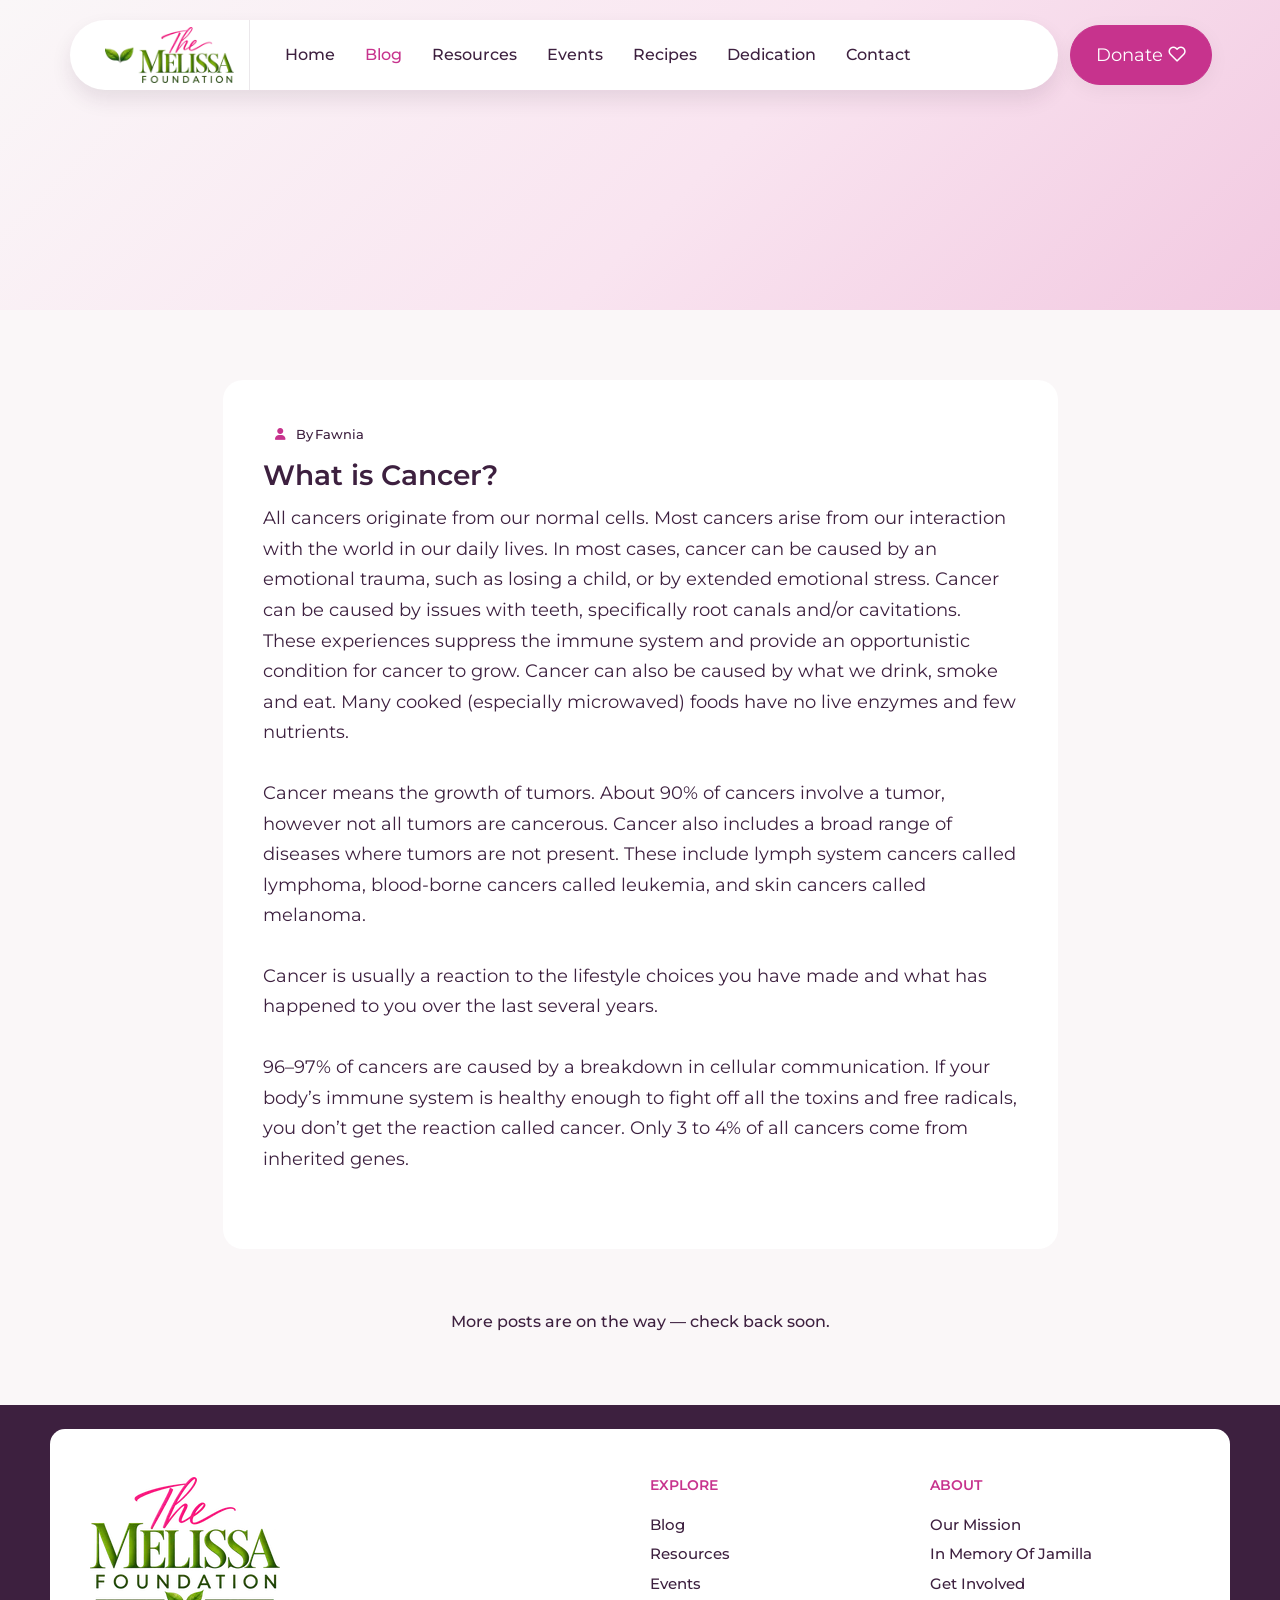
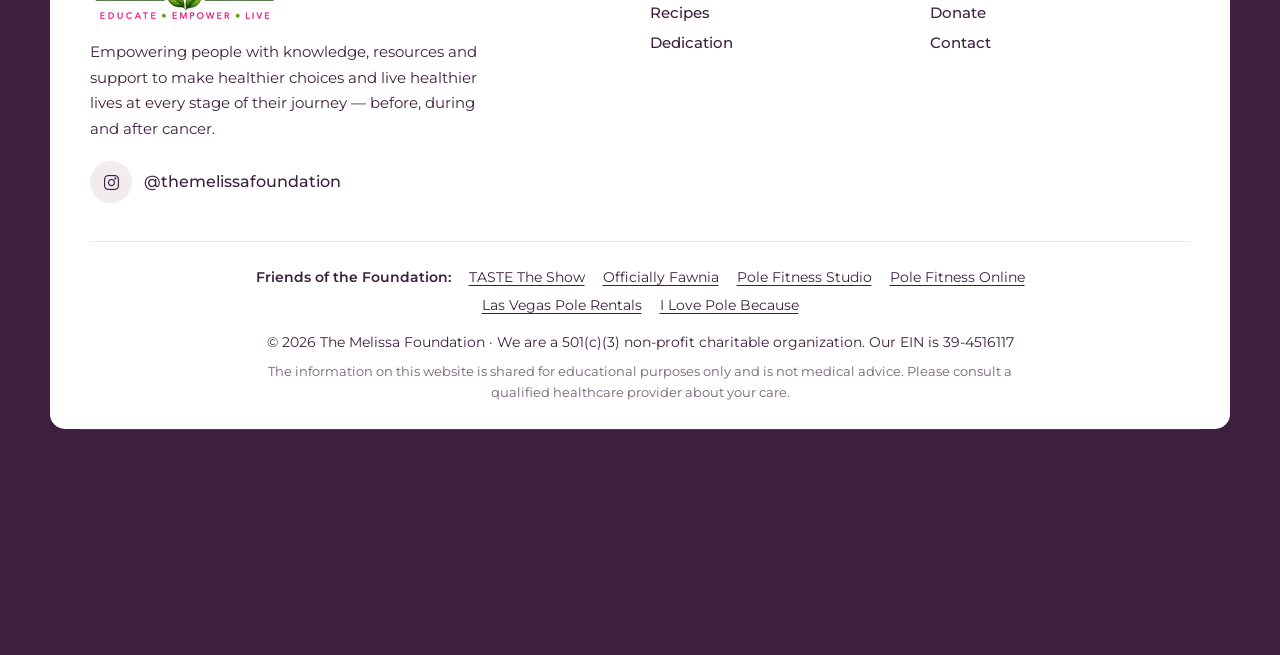
<file: blog.html>
<!DOCTYPE html>
<html lang="en" data-theme-color="skin-5">
<head>

	<!-- Title -->
	<title>Blog | The Melissa Foundation</title>

	<!-- Meta -->
	<meta charset="utf-8">
	<meta http-equiv="X-UA-Compatible" content="IE=edge">
	<meta name="author" content="The Melissa Foundation">
	<meta name="robots" content="index, follow">
	<meta name="format-detection" content="telephone=no">

	<meta name="keywords" content="The Melissa Foundation, cancer support non-profit, healthy living, cancer resources, healthy recipes, yoga and sound healing, Las Vegas non-profit">
	<meta name="description" content="Articles from The Melissa Foundation on health, wellness and understanding cancer, starting with: What is Cancer?">

	<meta property="og:title" content="Blog | The Melissa Foundation">
	<meta property="og:description" content="Articles from The Melissa Foundation on health, wellness and understanding cancer, starting with: What is Cancer?">
	<meta property="og:type" content="website">
	<meta property="og:url" content="https://themelissafoundation.org/blog.html">
	<meta property="og:site_name" content="The Melissa Foundation">
	<meta property="og:locale" content="en_US">
	<meta property="og:image" content="https://themelissafoundation.org/images/og-image.jpg">
	<meta property="og:image:width" content="1200">
	<meta property="og:image:height" content="630">
	<meta property="og:image:alt" content="The Melissa Foundation logo: Educate, Empower, Live">

	<meta name="twitter:title" content="Blog | The Melissa Foundation">
	<meta name="twitter:description" content="Articles from The Melissa Foundation on health, wellness and understanding cancer, starting with: What is Cancer?">
	<meta name="twitter:card" content="summary_large_image">
	<meta name="twitter:image" content="https://themelissafoundation.org/images/og-image.jpg">
	<meta name="twitter:image:alt" content="The Melissa Foundation logo: Educate, Empower, Live">

	<!-- CANONICAL URL -->
	<link rel="canonical" href="https://themelissafoundation.org/blog.html">

	<!-- MOBILE SPECIFIC -->
	<meta name="viewport" content="width=device-width, initial-scale=1">

	<!-- FAVICONS ICON -->
	<link rel="icon" type="image/png" href="images/favicon.png">

	<link rel="preconnect" href="https://fonts.googleapis.com">
	<link rel="preconnect" href="https://fonts.gstatic.com" crossorigin>
	<!-- Google Fonts load without blocking first paint (the preloader covers the font swap) -->
	<link href="https://fonts.googleapis.com/css2?family=Playfair+Display:ital,wght@0,400..900;1,400..900&family=Montserrat:ital,wght@0,100..900;1,100..900&family=Poppins:ital,wght@0,100;0,200;0,300;0,400;0,500;0,600;0,700;0,800;0,900;1,100;1,200;1,300;1,400;1,500;1,600;1,700;1,800;1,900&display=swap" rel="stylesheet" media="print" onload="this.media='all'">
	<noscript><link href="https://fonts.googleapis.com/css2?family=Playfair+Display:ital,wght@0,400..900;1,400..900&family=Montserrat:ital,wght@0,100..900;1,100..900&family=Poppins:ital,wght@0,100;0,200;0,300;0,400;0,500;0,600;0,700;0,800;0,900;1,100;1,200;1,300;1,400;1,500;1,600;1,700;1,800;1,900&display=swap" rel="stylesheet"></noscript>

	<link rel="stylesheet" type="text/css" href="vendor/swiper/swiper-bundle.min.css">
	<link rel="stylesheet" type="text/css" href="vendor/magnific-popup/magnific-popup.min.css">

	<!-- Custom Stylesheet -->
	<link rel="stylesheet" type="text/css" href="vendor/animate/animate.css">
	<link rel="stylesheet" type="text/css" href="icons/feather/css/iconfont.css?v=2">
	<link rel="stylesheet" type="text/css" href="icons/fontawesome/css/all.min.css">
	<link rel="stylesheet" type="text/css" href="icons/flaticon/flaticon.css?v=2">
	<link rel="stylesheet" type="text/css" href="css/style.css?v=2">
	<link rel="stylesheet" type="text/css" href="css/site.css?v=2">

</head>
<body id="bg" data-typography="typography_1">
<div class="page-wraper">

	<div class="dz-preloader-1" id="dzPreloader">
	<div class="preloader-inner">
		<svg class="dz_svg" width="240" height="240" viewBox="0 0 240 240">
			<circle class="dz_ring dz_ring_1" cx="120" cy="120" r="105" fill="none" stroke="#000" stroke-width="20" stroke-dasharray="0 660" stroke-dashoffset="-330" stroke-linecap="round"></circle>
			<circle class="dz_ring dz_ring_2" cx="120" cy="120" r="35" fill="none" stroke="#000" stroke-width="20" stroke-dasharray="0 220" stroke-dashoffset="-110" stroke-linecap="round"></circle>
			<circle class="dz_ring dz_ring_3" cx="85" cy="120" r="70" fill="none" stroke="#000" stroke-width="20" stroke-dasharray="0 440" stroke-linecap="round"></circle>
			<circle class="dz_ring dz_ring_4" cx="155" cy="120" r="70" fill="none" stroke="#000" stroke-width="20" stroke-dasharray="0 440" stroke-linecap="round"></circle>
		</svg>
	</div>
</div>

<!-- Header Start -->
<header class="site-header header header-transparent box-header2 style-1">

	<!-- Main Header -->
	<div class="sticky-header main-bar-wraper">
		<div class="main-bar clearfix">
			<div class="container clearfix inner-bar">


				<div class="header-part-left">
					<!-- Website Logo -->
					<div class="logo-header logo-dark">
						<a href="index.html"><picture><source type="image/webp" srcset="images/logo-horizontal-300.webp 300w, images/logo-horizontal-450.webp 450w" sizes="150px"><img src="images/logo-horizontal-300.png" alt="The Melissa Foundation" width="900" height="390"></picture></a>
					</div>

					<!-- Main Nav -->
					<div class="header-nav w3menu w3menu-start mo-left" id="W3Menu">
						<div class="logo-header logo-dark">
							<a href="index.html"><picture><source type="image/webp" srcset="images/logo-horizontal-300.webp 300w, images/logo-horizontal-450.webp 450w" sizes="150px"><img src="images/logo-horizontal-300.png" alt="The Melissa Foundation" width="900" height="390"></picture></a>
						</div>

						<ul class="nav navbar-nav">
							<li><a href="index.html"><span>Home</span></a></li>
							<li class="active"><a href="blog.html"><span>Blog</span></a></li>
							<li><a href="resources.html"><span>Resources</span></a></li>
							<li><a href="events.html"><span>Events</span></a></li>
							<li><a href="recipes.html"><span>Recipes</span></a></li>
							<li><a href="dedication.html"><span>Dedication</span></a></li>
							<li><a href="contact.html"><span>Contact</span></a></li>
						</ul>

						<div class="d-lg-none px-4 py-3">
							<a href="donate.html" class="btn btn-lg btn-primary btn-rounded btn-hover2 btn-shadow">
								Donate
								<i class="feather icon-heart"></i>
							</a>
						</div>
					</div>

					<!-- Nav Toggle Button -->
					<button class="w3menu-toggler navicon" type="button" data-target="#W3Menu" aria-label="Open menu">
						<span></span>
						<span></span>
						<span></span>
					</button>
					<div class="menu-close fade-overlay"></div>

				</div>

				<div class="header-part-right">
					<a href="donate.html" class="btn btn-lg btn-primary btn-rounded btn-hover2 btn-shadow">
							Donate
							<i class="feather icon-heart"></i>
						</a>
				</div>


			</div>
		</div>
	</div>
	<!-- Main Header End -->

</header>
<!-- Header End -->

	<main class="page-content">

		<div class="dz-bnr-inr style-1" style="background-image: linear-gradient(135deg, #FAF7F8 0%, #F9E4F0 55%, #F2C9E1 100%); --dz-banner-height: 280px;">
	<div class="container">
		<div class="dz-bnr-inr-entry d-table-cell">
			<h1 class="wow fadeInUp" data-wow-delay="0.2s" data-wow-duration="0.8s" style="font-size: 2.5rem;">Blog</h1>
			<nav aria-label="breadcrumb" class="breadcrumb-row wow fadeInUp" data-wow-delay="0.4s" data-wow-duration="0.8s">
				<ul class="breadcrumb">
					<li class="breadcrumb-item"><a href="index.html">Home</a></li>
					<li class="breadcrumb-item">Blog</li>
				</ul>
			</nav>
		</div>
	</div>
</div>

		<section class="content-inner bg-light">
		<div class="container">
			<div class="row justify-content-center">
				<div class="col-lg-9">
					<div class="dz-blog blog-single style-1 m-b30">
						<div class="dz-info bg-white" style="border-radius: var(--radius-lg); padding: 40px;">
							<div class="dz-meta style-1 mb-2">
								<ul>
									<li class="dz-user">
										<i class="fa-solid fa-user"></i>
										By <a href="index.html#our-story">Fawnia</a>
									</li>
								</ul>
							</div>
							<h2 class="dz-title">What is Cancer?</h2>
							<div class="dz-post-text">
								<p>All cancers originate from our normal cells. Most cancers arise from our interaction with the world in our daily lives. In most cases, cancer can be caused by an emotional trauma, such as losing a child, or by extended emotional stress. Cancer can be caused by issues with teeth, specifically root canals and/or cavitations. These experiences suppress the immune system and provide an opportunistic condition for cancer to grow. Cancer can also be caused by what we drink, smoke and eat. Many cooked (especially microwaved) foods have no live enzymes and few nutrients.</p>
								<p>Cancer means the growth of tumors. About 90% of cancers involve a tumor, however not all tumors are cancerous. Cancer also includes a broad range of diseases where tumors are not present. These include lymph system cancers called lymphoma, blood-borne cancers called leukemia, and skin cancers called melanoma.</p>
								<p>Cancer is usually a reaction to the lifestyle choices you have made and what has happened to you over the last several years.</p>
								<p>96&ndash;97% of cancers are caused by a breakdown in cellular communication. If your body&rsquo;s immune system is healthy enough to fight off all the toxins and free radicals, you don&rsquo;t get the reaction called cancer. Only 3 to 4% of all cancers come from inherited genes.</p>
							</div>
						</div>
					</div>
					<div class="text-center m-b30">
						<p class="mb-0 text-secondary fw-medium">More posts are on the way &mdash; check back soon.</p>
					</div>
				</div>
			</div>
		</div>
	</section>

	</main>

	<!-- Footer -->
<footer class="site-footer style-1 footer-dark bg-secondary">

	<!-- Footer Top -->
	 <div class="footer-bg-wrapper">

	<div class="footer-top">
		<div class="container footer-inner-wraper">
			<div class="row">
				<div class="col-xl-5 col-lg-4 col-md-12 m-b30">
					<div class="widget widget_about mb-0">
						<div class="footer-logo">
							<a href="index.html"><picture><source type="image/webp" srcset="images/logo-190.webp 190w, images/logo-380.webp 380w" sizes="190px"><img src="images/logo-380.png" alt="The Melissa Foundation" width="700" height="523" loading="lazy" decoding="async"></picture></a>
						</div>
						<p class="footer-about-text">Empowering people with knowledge, resources and support to make healthier choices and live healthier lives at every stage of their journey &mdash; before, during and after cancer.</p>
						<a href="https://www.instagram.com/themelissafoundation" target="_blank" rel="noopener" class="footer-ig" aria-label="@themelissafoundation on Instagram">
							<i class="fa-brands fa-instagram"></i>
							<span>@themelissafoundation</span>
						</a>
					</div>
				</div>
				<div class="col-xl-3 col-lg-4 col-6 offset-xl-1 m-b30">
					<div class="widget widget_services mb-0">
						<h2 class="footer-title">Explore</h2>
						<ul class="list-hover1">
							<li><a href="blog.html"><span>Blog</span></a></li>
							<li><a href="resources.html"><span>Resources</span></a></li>
							<li><a href="events.html"><span>Events</span></a></li>
							<li><a href="recipes.html"><span>Recipes</span></a></li>
							<li><a href="dedication.html"><span>Dedication</span></a></li>
						</ul>
					</div>
				</div>
				<div class="col-xl-3 col-lg-4 col-6 m-b30">
					<div class="widget widget_services mb-0">
						<h2 class="footer-title">About</h2>
						<ul class="list-hover1">
							<li><a href="index.html"><span>Our Mission</span></a></li>
							<li><a href="dedication.html"><span>In Memory of Jamilla</span></a></li>
							<li><a href="events.html"><span>Get Involved</span></a></li>
							<li><a href="donate.html"><span>Donate</span></a></li>
							<li><a href="contact.html"><span>Contact</span></a></li>
						</ul>
					</div>
				</div>
			</div>
			<div class="footer-bottom-bar">
				<p class="footer-family"><span>Friends of the Foundation:</span>
					<a href="https://tastetheshow.com/" target="_blank" rel="noopener">TASTE The Show</a>
					<a href="https://www.officiallyfawnia.com" target="_blank" rel="noopener">Officially Fawnia</a>
					<a href="https://www.polefitnessstudio.com" target="_blank" rel="noopener">Pole Fitness Studio</a>
					<a href="https://www.polefitnessonline.com" target="_blank" rel="noopener">Pole Fitness Online</a>
					<a href="https://lasvegaspolerentals.com" target="_blank" rel="noopener">Las Vegas Pole Rentals</a>
					<a href="https://ilovepolebecause.com" target="_blank" rel="noopener">I Love Pole Because</a>
				</p>
				<p class="mb-0">&copy; <span class="current-year">2026</span> The Melissa Foundation &middot; We are a 501(c)(3) non-profit charitable organization. Our EIN is 39-4516117</p>
				<p class="footer-disclaimer">The information on this website is shared for educational purposes only and is not medical advice. Please consult a qualified healthcare provider about your care.</p>
			</div>
		</div>
	</div>
	<div class="footer-middle">
		<div class="container">
			<div class="fm-inner">
				<div class="row align-items-center g-lg-5 g-4">
					<div class="col-lg-8 wow fadeInUp" data-wow-delay="0.2s" data-wow-duration="0.8s">
						<h2 class="title">For Jamilla, and everyone whose life <br>has been touched by cancer</h2>
						<p>May we turn loss into hope, knowledge into action, and every day into an opportunity to live healthier.</p>
					</div>
					<div class="col-lg-4 text-lg-end wow fadeInUp" data-wow-delay="0.4s" data-wow-duration="0.8s">
						<a href="donate.html" class="btn btn-lg btn-primary btn-rounded btn-hover2 btn-shadow mb-2 mb-lg-0 m-r10">
								Donate
								<i class="feather icon-heart"></i>
							</a>
							<a href="dedication.html" class="btn btn-lg btn-outline-white btn-rounded btn-hover2">
								Our Dedication
								<i class="feather icon-arrow-right"></i>
							</a>
					</div>
				</div>
			</div>
		</div>
	</div>
	 </div>
	<!-- Footer Top End -->

</footer>
<!-- Footer End -->

	<button class="scroltop" type="button" aria-label="Back to top"><i class="fas fa-arrow-up"></i></button>

</div>
<!-- JAVASCRIPT FILES ========================================= -->
<script src="js/global.min.js"></script>
<script src="vendor/swiper/swiper-bundle.min.js"></script>
<script src="vendor/imagesloaded/imagesloaded.js"></script>
<script src="vendor/popper/popper.js"></script>
<script src="vendor/masonry/isotope.pkgd.min.js"></script>
<script src="js/dz.carousel.js"></script>
<script src="js/dz.ajax.js"></script>
<script src="js/custom.js"></script>
</body>
</html>
</file>
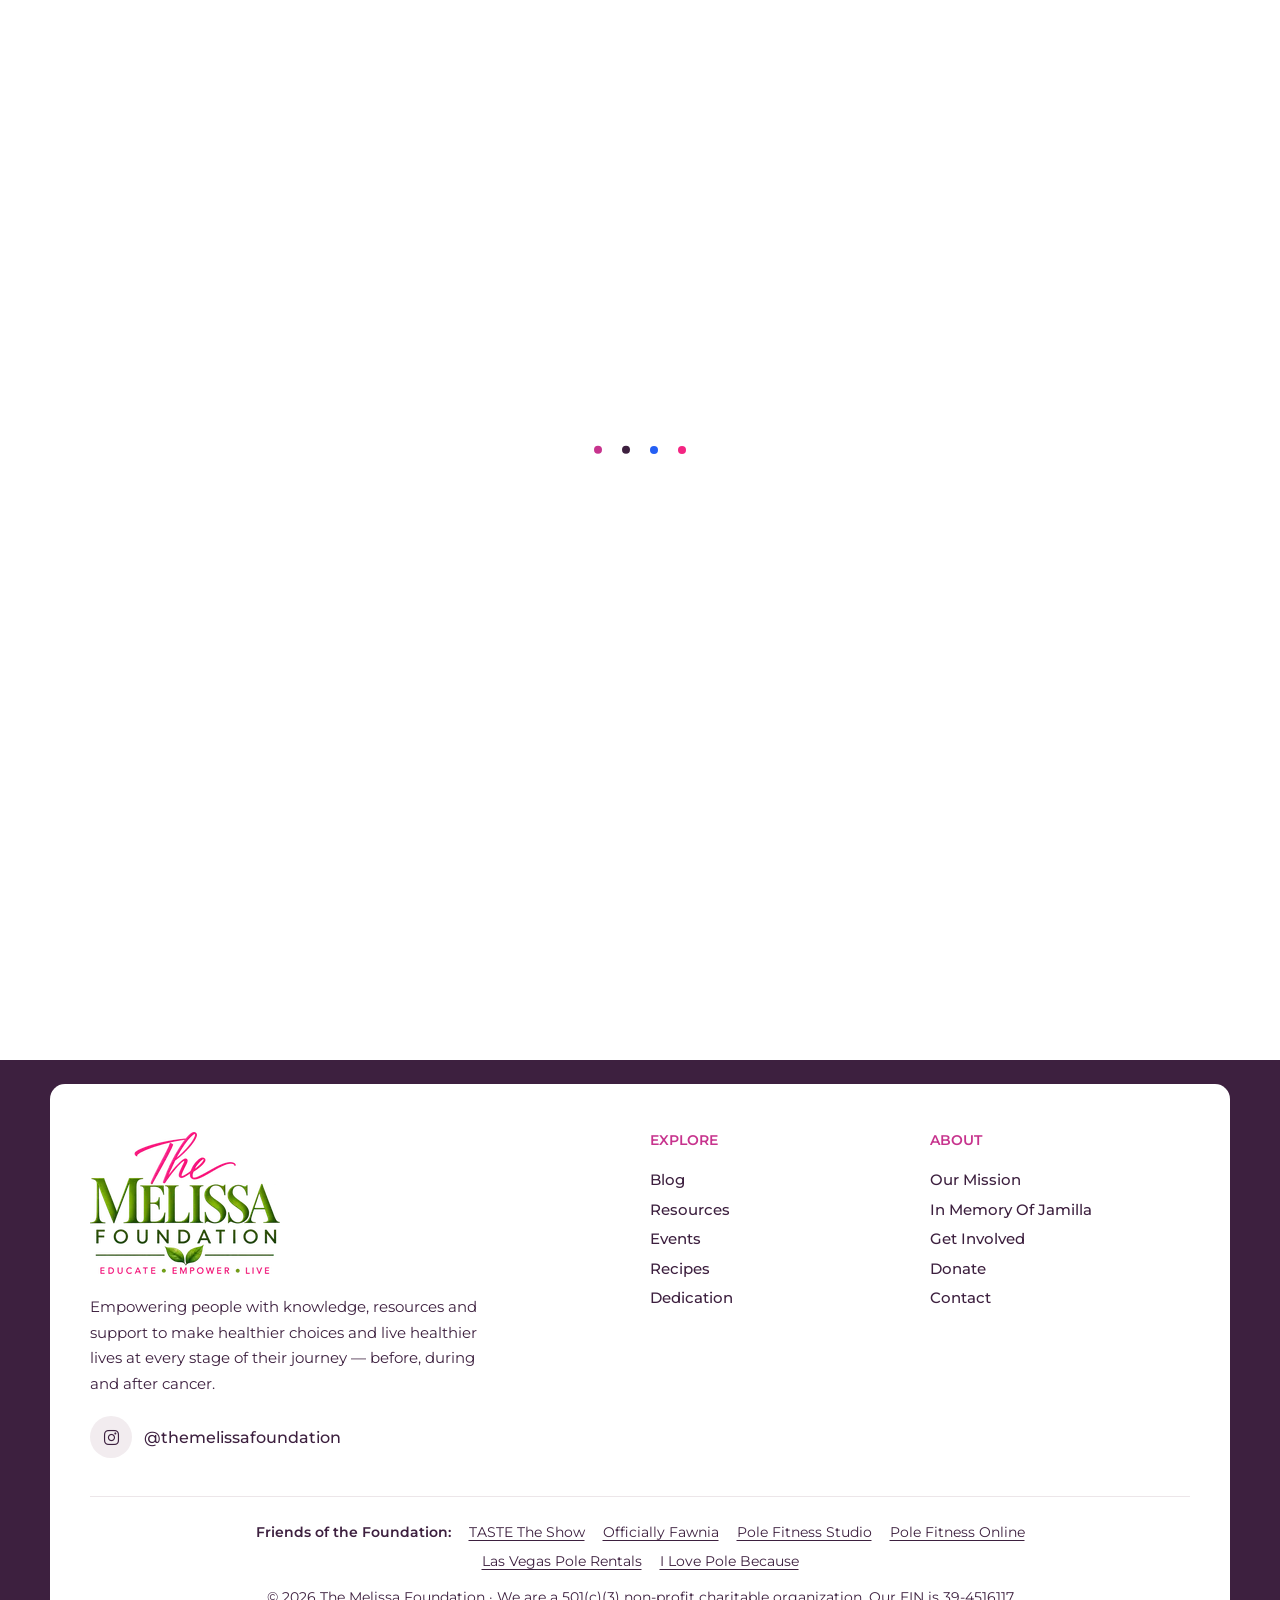
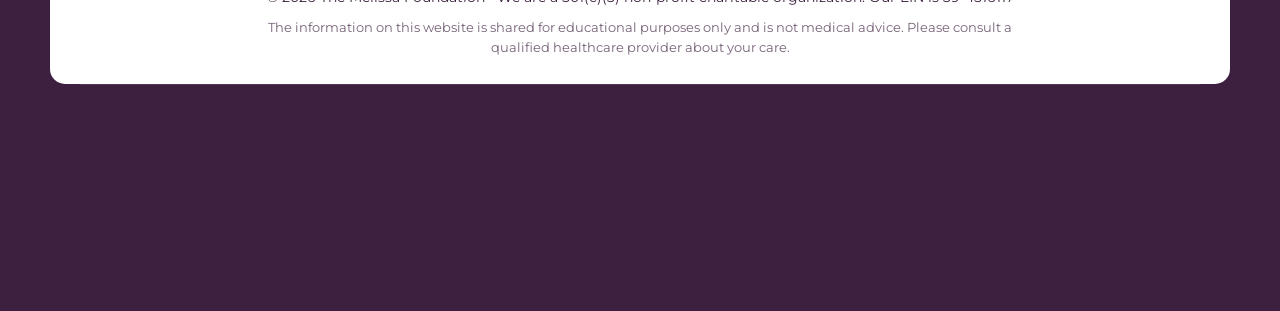
<file: contact.html>
<!DOCTYPE html>
<html lang="en" data-theme-color="skin-5">
<head>

	<!-- Title -->
	<title>Contact | The Melissa Foundation</title>

	<!-- Meta -->
	<meta charset="utf-8">
	<meta http-equiv="X-UA-Compatible" content="IE=edge">
	<meta name="author" content="The Melissa Foundation">
	<meta name="robots" content="index, follow">
	<meta name="format-detection" content="telephone=no">

	<meta name="keywords" content="The Melissa Foundation, cancer support non-profit, healthy living, cancer resources, healthy recipes, yoga and sound healing, Las Vegas non-profit">
	<meta name="description" content="Partner with The Melissa Foundation. Volunteer, sponsor an event, share a resource, or just say hello — we would love to hear from you.">

	<meta property="og:title" content="Contact | The Melissa Foundation">
	<meta property="og:description" content="Partner with The Melissa Foundation — volunteer, sponsor, share a resource, or say hello.">
	<meta property="og:type" content="website">
	<meta property="og:url" content="https://themelissafoundation.org/contact.html">
	<meta property="og:site_name" content="The Melissa Foundation">
	<meta property="og:locale" content="en_US">
	<meta property="og:image" content="https://themelissafoundation.org/images/og-image.jpg">
	<meta property="og:image:width" content="1200">
	<meta property="og:image:height" content="630">
	<meta property="og:image:alt" content="The Melissa Foundation logo: Educate, Empower, Live">

	<meta name="twitter:title" content="Contact | The Melissa Foundation">
	<meta name="twitter:description" content="Partner with The Melissa Foundation — volunteer, sponsor, share a resource, or say hello.">
	<meta name="twitter:card" content="summary_large_image">
	<meta name="twitter:image" content="https://themelissafoundation.org/images/og-image.jpg">
	<meta name="twitter:image:alt" content="The Melissa Foundation logo: Educate, Empower, Live">

	<!-- CANONICAL URL -->
	<link rel="canonical" href="https://themelissafoundation.org/contact.html">

	<!-- MOBILE SPECIFIC -->
	<meta name="viewport" content="width=device-width, initial-scale=1">

	<!-- FAVICONS ICON -->
	<link rel="icon" type="image/png" href="images/favicon.png">

	<link rel="preconnect" href="https://fonts.googleapis.com">
	<link rel="preconnect" href="https://fonts.gstatic.com" crossorigin>
	<!-- Google Fonts load without blocking first paint (the preloader covers the font swap) -->
	<link href="https://fonts.googleapis.com/css2?family=Playfair+Display:ital,wght@0,400..900;1,400..900&family=Montserrat:ital,wght@0,100..900;1,100..900&family=Poppins:ital,wght@0,100;0,200;0,300;0,400;0,500;0,600;0,700;0,800;0,900;1,100;1,200;1,300;1,400;1,500;1,600;1,700;1,800;1,900&display=swap" rel="stylesheet" media="print" onload="this.media='all'">
	<noscript><link href="https://fonts.googleapis.com/css2?family=Playfair+Display:ital,wght@0,400..900;1,400..900&family=Montserrat:ital,wght@0,100..900;1,100..900&family=Poppins:ital,wght@0,100;0,200;0,300;0,400;0,500;0,600;0,700;0,800;0,900;1,100;1,200;1,300;1,400;1,500;1,600;1,700;1,800;1,900&display=swap" rel="stylesheet"></noscript>

	<link rel="stylesheet" type="text/css" href="vendor/swiper/swiper-bundle.min.css">
	<link rel="stylesheet" type="text/css" href="vendor/magnific-popup/magnific-popup.min.css">

	<!-- Custom Stylesheet -->
	<link rel="stylesheet" type="text/css" href="vendor/animate/animate.css">
	<link rel="stylesheet" type="text/css" href="icons/feather/css/iconfont.css?v=2">
	<link rel="stylesheet" type="text/css" href="icons/fontawesome/css/all.min.css">
	<link rel="stylesheet" type="text/css" href="icons/flaticon/flaticon.css?v=2">
	<link rel="stylesheet" type="text/css" href="css/style.css?v=2">
	<link rel="stylesheet" type="text/css" href="css/site.css?v=2">



</head>
<body id="bg" data-typography="typography_1">
<div class="page-wraper">

	<div class="dz-preloader-1" id="dzPreloader">
	<div class="preloader-inner">
		<svg class="dz_svg" width="240" height="240" viewBox="0 0 240 240">
			<circle class="dz_ring dz_ring_1" cx="120" cy="120" r="105" fill="none" stroke="#000" stroke-width="20" stroke-dasharray="0 660" stroke-dashoffset="-330" stroke-linecap="round"></circle>
			<circle class="dz_ring dz_ring_2" cx="120" cy="120" r="35" fill="none" stroke="#000" stroke-width="20" stroke-dasharray="0 220" stroke-dashoffset="-110" stroke-linecap="round"></circle>
			<circle class="dz_ring dz_ring_3" cx="85" cy="120" r="70" fill="none" stroke="#000" stroke-width="20" stroke-dasharray="0 440" stroke-linecap="round"></circle>
			<circle class="dz_ring dz_ring_4" cx="155" cy="120" r="70" fill="none" stroke="#000" stroke-width="20" stroke-dasharray="0 440" stroke-linecap="round"></circle>
		</svg>
	</div>
</div>

<!-- Header Start -->
<header class="site-header header header-transparent box-header2 style-1">

	<!-- Main Header -->
	<div class="sticky-header main-bar-wraper">
		<div class="main-bar clearfix">
			<div class="container clearfix inner-bar">


				<div class="header-part-left">
					<!-- Website Logo -->
					<div class="logo-header logo-dark">
						<a href="index.html"><picture><source type="image/webp" srcset="images/logo-horizontal-300.webp 300w, images/logo-horizontal-450.webp 450w" sizes="150px"><img src="images/logo-horizontal-300.png" alt="The Melissa Foundation" width="900" height="390"></picture></a>
					</div>

					<!-- Main Nav -->
					<div class="header-nav w3menu w3menu-start mo-left" id="W3Menu">
						<div class="logo-header logo-dark">
							<a href="index.html"><picture><source type="image/webp" srcset="images/logo-horizontal-300.webp 300w, images/logo-horizontal-450.webp 450w" sizes="150px"><img src="images/logo-horizontal-300.png" alt="The Melissa Foundation" width="900" height="390"></picture></a>
						</div>

						<ul class="nav navbar-nav">
							<li><a href="index.html"><span>Home</span></a></li>
							<li><a href="blog.html"><span>Blog</span></a></li>
							<li><a href="resources.html"><span>Resources</span></a></li>
							<li><a href="events.html"><span>Events</span></a></li>
							<li><a href="recipes.html"><span>Recipes</span></a></li>
							<li><a href="dedication.html"><span>Dedication</span></a></li>
							<li class="active"><a href="contact.html"><span>Contact</span></a></li>
						</ul>

						<div class="d-lg-none px-4 py-3">
							<a href="donate.html" class="btn btn-lg btn-primary btn-rounded btn-hover2 btn-shadow">
								Donate
								<i class="feather icon-heart"></i>
							</a>
						</div>
					</div>

					<!-- Nav Toggle Button -->
					<button class="w3menu-toggler navicon" type="button" data-target="#W3Menu" aria-label="Open menu">
						<span></span>
						<span></span>
						<span></span>
					</button>
					<div class="menu-close fade-overlay"></div>

				</div>

				<div class="header-part-right">
					<a href="donate.html" class="btn btn-lg btn-primary btn-rounded btn-hover2 btn-shadow">
							Donate
							<i class="feather icon-heart"></i>
						</a>
				</div>


			</div>
		</div>
	</div>
	<!-- Main Header End -->

</header>
<!-- Header End -->

	<main class="page-content">

		<div class="dz-bnr-inr style-1" style="background-image: linear-gradient(135deg, #FAF7F8 0%, #F9E4F0 55%, #F2C9E1 100%); --dz-banner-height: 280px;">
	<div class="container">
		<div class="dz-bnr-inr-entry d-table-cell">
			<h1 class="wow fadeInUp" data-wow-delay="0.2s" data-wow-duration="0.8s" style="font-size: 2.5rem;">Contact</h1>
			<nav aria-label="breadcrumb" class="breadcrumb-row wow fadeInUp" data-wow-delay="0.4s" data-wow-duration="0.8s">
				<ul class="breadcrumb">
					<li class="breadcrumb-item"><a href="index.html">Home</a></li>
					<li class="breadcrumb-item">Contact</li>
				</ul>
			</nav>
		</div>
	</div>
</div>

		<section class="content-inner bg-white">
		<div class="container">
			<div class="row g-4 g-xl-5">
				<div class="col-lg-5 wow fadeInUp" data-wow-delay="0.2s" data-wow-duration="0.8s">
					<div class="section-head style-1 m-b30">
						<span class="sub-title text-primary">Partner With Us</span>
						<h2 class="title">We&rsquo;d Love to Hear From You</h2>
						<p>We welcome all ideas and would love your support in helping us carry out our mission. Fill out the form and we will get in touch with you as soon as we can.</p>
					</div>
					<ul class="list-unstyled m-b30">
						<li class="d-flex align-items-start m-b20">
							<i class="feather icon-mail text-primary m-r15" style="font-size: 22px;"></i>
							<div>
								<h3 class="h6 mb-1">Email</h3>
								<a href="mailto:donate@themelissafoundation.org" class="text-secondary">donate@themelissafoundation.org</a>
							</div>
						</li>
						<li class="d-flex align-items-start m-b20">
							<i class="feather icon-instagram text-primary m-r15" style="font-size: 22px;"></i>
							<div>
								<h3 class="h6 mb-1">Instagram</h3>
								<a href="https://www.instagram.com/themelissafoundation" target="_blank" rel="noopener" class="text-secondary">@themelissafoundation</a>
							</div>
						</li>
						<li class="d-flex align-items-start">
							<i class="feather icon-map-pin text-primary m-r15" style="font-size: 22px;"></i>
							<div>
								<h3 class="h6 mb-1">Based In</h3>
								<span class="text-secondary">Las Vegas, Nevada</span>
							</div>
						</li>
					</ul>
					<p class="mb-0 text-secondary fw-medium">Prefer to give instead? <a href="donate.html" class="text-primary">Make a donation</a>.</p>
				</div>
				<div class="col-lg-7 wow fadeInUp" data-wow-delay="0.4s" data-wow-duration="0.8s">
					<div class="form-wrapper style-1 bg-white card border-0 shadow-sm p-4 p-md-5" style="border-radius: var(--radius-lg);">
						<div class="form-body">
							<h3 class="m-b20">Send Us a Message</h3>
							<form id="contactForm" novalidate>
								<div class="form-message" id="contactFormMessage" role="status" aria-live="polite"></div>
								<div class="row">
									<div class="col-sm-6 m-b20">
										<label class="form-label fw-medium" for="cfName">Your Name <span class="text-primary">*</span></label>
										<input id="cfName" name="name" type="text" class="form-control" placeholder="Jane Doe" required>
									</div>
									<div class="col-sm-6 m-b20">
										<label class="form-label fw-medium" for="cfEmail">Email Address <span class="text-primary">*</span></label>
										<input id="cfEmail" name="email" type="email" class="form-control" placeholder="jane@example.com" required>
									</div>
									<div class="col-sm-6 m-b20">
										<label class="form-label fw-medium" for="cfPhone">Phone <span class="text-body fw-normal">(optional)</span></label>
										<input id="cfPhone" name="phone" type="tel" class="form-control" placeholder="(702) 000-0000">
									</div>
									<div class="col-sm-6 m-b20">
										<label class="form-label fw-medium" for="cfTopic">How would you like to help?</label>
										<select id="cfTopic" name="topic" class="form-control">
											<option>Volunteer</option>
											<option>Partnership or sponsorship</option>
											<option>Question about donating</option>
											<option>Host or attend an event</option>
											<option>Share a resource</option>
											<option>Something else</option>
										</select>
									</div>
									<div class="col-sm-12 m-b20">
										<label class="form-label fw-medium" for="cfMessage">Message <span class="text-primary">*</span></label>
										<textarea id="cfMessage" name="message" class="form-control" rows="5" placeholder="Tell us a little about how you would like to get involved." required></textarea>
									</div>
									<div class="col-sm-12" style="position: absolute; left: -9999px;" aria-hidden="true">
										<label for="cfCompany">Leave this field empty</label>
										<input id="cfCompany" name="_gotcha" type="text" tabindex="-1" autocomplete="off">
									</div>
									<div class="col-sm-12">
										<button type="submit" class="btn btn-lg btn-primary btn-rounded btn-hover2 btn-shadow">
											Send Message
											<i class="feather icon-arrow-right"></i>
										</button>
									</div>
								</div>
							</form>
						</div>
					</div>
				</div>
			</div>
		</div>
	</section>

	</main>

	<!-- Footer -->
<footer class="site-footer style-1 footer-dark bg-secondary">

	<!-- Footer Top -->
	 <div class="footer-bg-wrapper">

	<div class="footer-top">
		<div class="container footer-inner-wraper">
			<div class="row">
				<div class="col-xl-5 col-lg-4 col-md-12 m-b30">
					<div class="widget widget_about mb-0">
						<div class="footer-logo">
							<a href="index.html"><picture><source type="image/webp" srcset="images/logo-190.webp 190w, images/logo-380.webp 380w" sizes="190px"><img src="images/logo-380.png" alt="The Melissa Foundation" width="700" height="523" loading="lazy" decoding="async"></picture></a>
						</div>
						<p class="footer-about-text">Empowering people with knowledge, resources and support to make healthier choices and live healthier lives at every stage of their journey &mdash; before, during and after cancer.</p>
						<a href="https://www.instagram.com/themelissafoundation" target="_blank" rel="noopener" class="footer-ig" aria-label="@themelissafoundation on Instagram">
							<i class="fa-brands fa-instagram"></i>
							<span>@themelissafoundation</span>
						</a>
					</div>
				</div>
				<div class="col-xl-3 col-lg-4 col-6 offset-xl-1 m-b30">
					<div class="widget widget_services mb-0">
						<h2 class="footer-title">Explore</h2>
						<ul class="list-hover1">
							<li><a href="blog.html"><span>Blog</span></a></li>
							<li><a href="resources.html"><span>Resources</span></a></li>
							<li><a href="events.html"><span>Events</span></a></li>
							<li><a href="recipes.html"><span>Recipes</span></a></li>
							<li><a href="dedication.html"><span>Dedication</span></a></li>
						</ul>
					</div>
				</div>
				<div class="col-xl-3 col-lg-4 col-6 m-b30">
					<div class="widget widget_services mb-0">
						<h2 class="footer-title">About</h2>
						<ul class="list-hover1">
							<li><a href="index.html"><span>Our Mission</span></a></li>
							<li><a href="dedication.html"><span>In Memory of Jamilla</span></a></li>
							<li><a href="events.html"><span>Get Involved</span></a></li>
							<li><a href="donate.html"><span>Donate</span></a></li>
							<li><a href="contact.html"><span>Contact</span></a></li>
						</ul>
					</div>
				</div>
			</div>
			<div class="footer-bottom-bar">
				<p class="footer-family"><span>Friends of the Foundation:</span>
					<a href="https://tastetheshow.com/" target="_blank" rel="noopener">TASTE The Show</a>
					<a href="https://www.officiallyfawnia.com" target="_blank" rel="noopener">Officially Fawnia</a>
					<a href="https://www.polefitnessstudio.com" target="_blank" rel="noopener">Pole Fitness Studio</a>
					<a href="https://www.polefitnessonline.com" target="_blank" rel="noopener">Pole Fitness Online</a>
					<a href="https://lasvegaspolerentals.com" target="_blank" rel="noopener">Las Vegas Pole Rentals</a>
					<a href="https://ilovepolebecause.com" target="_blank" rel="noopener">I Love Pole Because</a>
				</p>
				<p class="mb-0">&copy; <span class="current-year">2026</span> The Melissa Foundation &middot; We are a 501(c)(3) non-profit charitable organization. Our EIN is 39-4516117</p>
				<p class="footer-disclaimer">The information on this website is shared for educational purposes only and is not medical advice. Please consult a qualified healthcare provider about your care.</p>
			</div>
		</div>
	</div>
	<div class="footer-middle">
		<div class="container">
			<div class="fm-inner">
				<div class="row align-items-center g-lg-5 g-4">
					<div class="col-lg-8 wow fadeInUp" data-wow-delay="0.2s" data-wow-duration="0.8s">
						<h2 class="title">For Jamilla, and everyone whose life <br>has been touched by cancer</h2>
						<p>May we turn loss into hope, knowledge into action, and every day into an opportunity to live healthier.</p>
					</div>
					<div class="col-lg-4 text-lg-end wow fadeInUp" data-wow-delay="0.4s" data-wow-duration="0.8s">
						<a href="donate.html" class="btn btn-lg btn-primary btn-rounded btn-hover2 btn-shadow mb-2 mb-lg-0 m-r10">
								Donate
								<i class="feather icon-heart"></i>
							</a>
							<a href="dedication.html" class="btn btn-lg btn-outline-white btn-rounded btn-hover2">
								Our Dedication
								<i class="feather icon-arrow-right"></i>
							</a>
					</div>
				</div>
			</div>
		</div>
	</div>
	 </div>
	<!-- Footer Top End -->

</footer>
<!-- Footer End -->

	<button class="scroltop" type="button" aria-label="Back to top"><i class="fas fa-arrow-up"></i></button>

</div>
<!-- JAVASCRIPT FILES ========================================= -->
<script src="js/global.min.js"></script>
<script src="vendor/swiper/swiper-bundle.min.js"></script>
<script src="vendor/imagesloaded/imagesloaded.js"></script>
<script src="vendor/popper/popper.js"></script>
<script src="vendor/masonry/isotope.pkgd.min.js"></script>
<script src="js/dz.carousel.js"></script>
<script src="js/dz.ajax.js"></script>
<script src="js/custom.js"></script>
<script src="js/contact-form.js"></script>
</body>
</html>
</file>
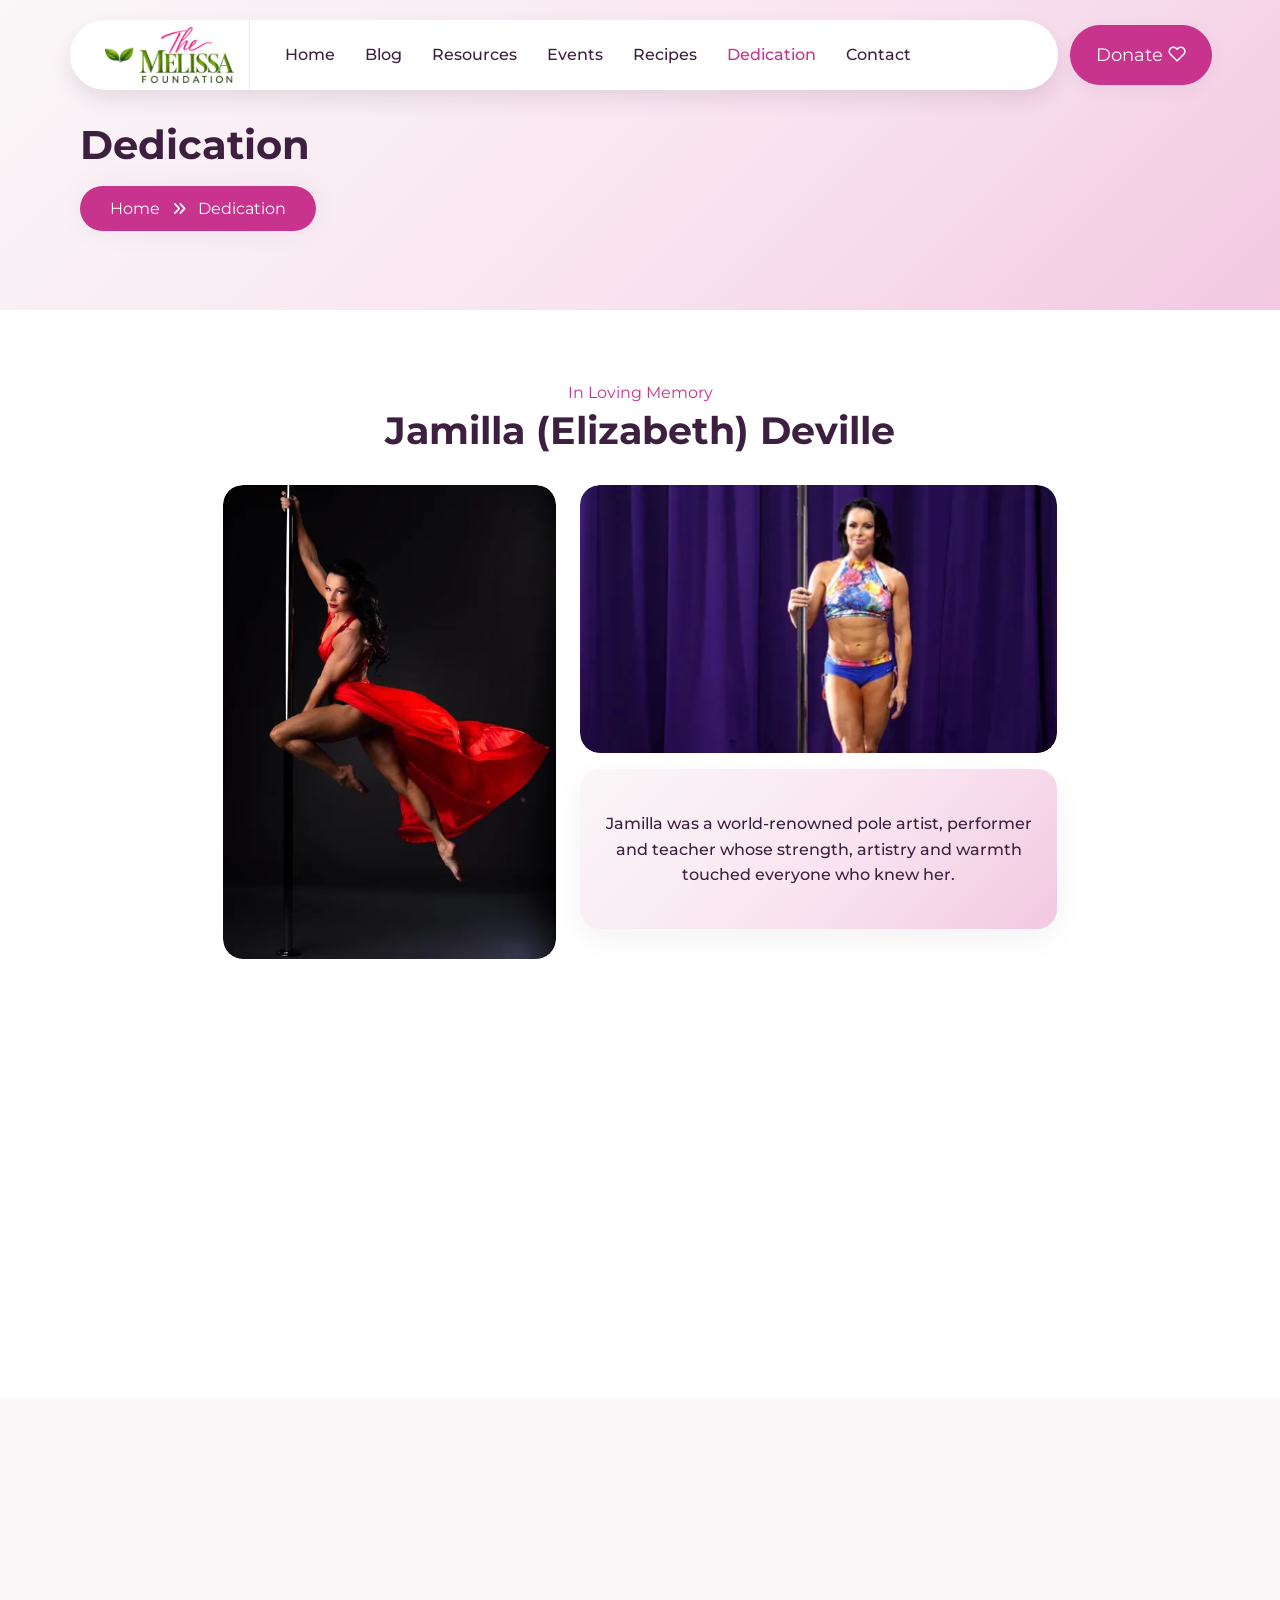
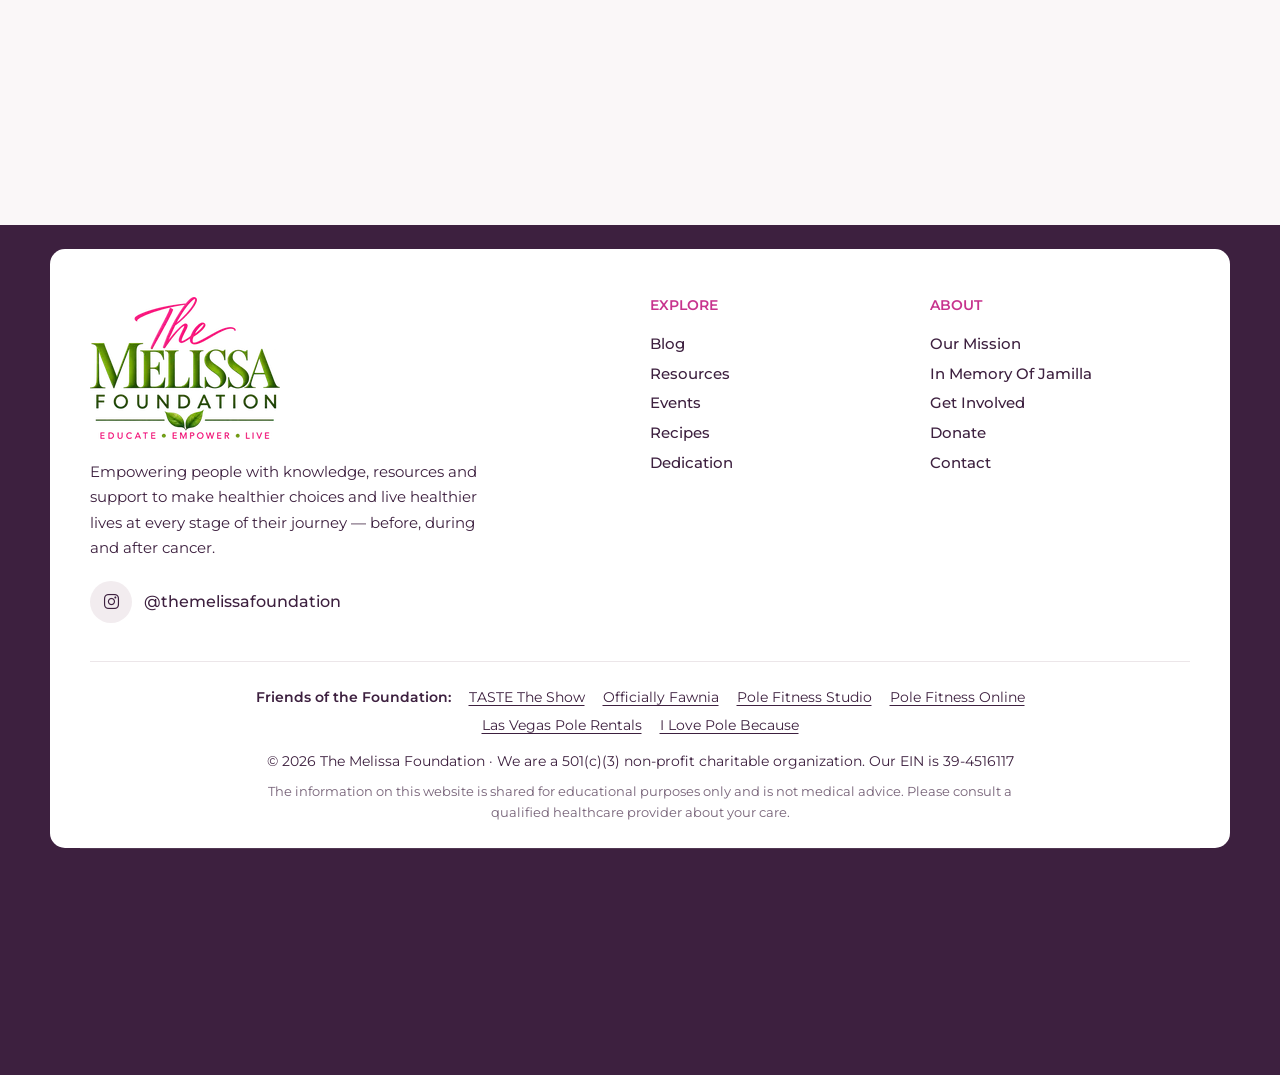
<file: dedication.html>
<!DOCTYPE html>
<html lang="en" data-theme-color="skin-5">
<head>

	<!-- Title -->
	<title>Dedication | The Melissa Foundation</title>

	<!-- Meta -->
	<meta charset="utf-8">
	<meta http-equiv="X-UA-Compatible" content="IE=edge">
	<meta name="author" content="The Melissa Foundation">
	<meta name="robots" content="index, follow">
	<meta name="format-detection" content="telephone=no">

	<meta name="keywords" content="The Melissa Foundation, cancer support non-profit, healthy living, cancer resources, healthy recipes, yoga and sound healing, Las Vegas non-profit">
	<meta name="description" content="The Melissa Foundation is lovingly dedicated to the memory of Jamilla (Elizabeth) Deville — turning loss into hope, knowledge into action.">

	<meta property="og:title" content="Dedication | The Melissa Foundation">
	<meta property="og:description" content="The Melissa Foundation is lovingly dedicated to the memory of Jamilla (Elizabeth) Deville — turning loss into hope, knowledge into action.">
	<meta property="og:type" content="website">
	<meta property="og:url" content="https://themelissafoundation.org/dedication.html">
	<meta property="og:site_name" content="The Melissa Foundation">
	<meta property="og:locale" content="en_US">
	<meta property="og:image" content="https://themelissafoundation.org/images/og-image.jpg">
	<meta property="og:image:width" content="1200">
	<meta property="og:image:height" content="630">
	<meta property="og:image:alt" content="The Melissa Foundation logo: Educate, Empower, Live">

	<meta name="twitter:title" content="Dedication | The Melissa Foundation">
	<meta name="twitter:description" content="The Melissa Foundation is lovingly dedicated to the memory of Jamilla (Elizabeth) Deville — turning loss into hope, knowledge into action.">
	<meta name="twitter:card" content="summary_large_image">
	<meta name="twitter:image" content="https://themelissafoundation.org/images/og-image.jpg">
	<meta name="twitter:image:alt" content="The Melissa Foundation logo: Educate, Empower, Live">

	<!-- CANONICAL URL -->
	<link rel="canonical" href="https://themelissafoundation.org/dedication.html">

	<!-- MOBILE SPECIFIC -->
	<meta name="viewport" content="width=device-width, initial-scale=1">

	<!-- FAVICONS ICON -->
	<link rel="icon" type="image/png" href="images/favicon.png">

	<link rel="preconnect" href="https://fonts.googleapis.com">
	<link rel="preconnect" href="https://fonts.gstatic.com" crossorigin>
	<!-- Google Fonts load without blocking first paint (the preloader covers the font swap) -->
	<link href="https://fonts.googleapis.com/css2?family=Playfair+Display:ital,wght@0,400..900;1,400..900&family=Montserrat:ital,wght@0,100..900;1,100..900&family=Poppins:ital,wght@0,100;0,200;0,300;0,400;0,500;0,600;0,700;0,800;0,900;1,100;1,200;1,300;1,400;1,500;1,600;1,700;1,800;1,900&display=swap" rel="stylesheet" media="print" onload="this.media='all'">
	<noscript><link href="https://fonts.googleapis.com/css2?family=Playfair+Display:ital,wght@0,400..900;1,400..900&family=Montserrat:ital,wght@0,100..900;1,100..900&family=Poppins:ital,wght@0,100;0,200;0,300;0,400;0,500;0,600;0,700;0,800;0,900;1,100;1,200;1,300;1,400;1,500;1,600;1,700;1,800;1,900&display=swap" rel="stylesheet"></noscript>

	<link rel="stylesheet" type="text/css" href="vendor/swiper/swiper-bundle.min.css">
	<link rel="stylesheet" type="text/css" href="vendor/magnific-popup/magnific-popup.min.css">

	<!-- Custom Stylesheet -->
	<link rel="stylesheet" type="text/css" href="vendor/animate/animate.css">
	<link rel="stylesheet" type="text/css" href="icons/feather/css/iconfont.css?v=2">
	<link rel="stylesheet" type="text/css" href="icons/fontawesome/css/all.min.css">
	<link rel="stylesheet" type="text/css" href="icons/flaticon/flaticon.css?v=2">
	<link rel="stylesheet" type="text/css" href="css/style.css?v=2">
	<link rel="stylesheet" type="text/css" href="css/site.css?v=2">

</head>
<body id="bg" data-typography="typography_1">
<div class="page-wraper">

	<div class="dz-preloader-1" id="dzPreloader">
	<div class="preloader-inner">
		<svg class="dz_svg" width="240" height="240" viewBox="0 0 240 240">
			<circle class="dz_ring dz_ring_1" cx="120" cy="120" r="105" fill="none" stroke="#000" stroke-width="20" stroke-dasharray="0 660" stroke-dashoffset="-330" stroke-linecap="round"></circle>
			<circle class="dz_ring dz_ring_2" cx="120" cy="120" r="35" fill="none" stroke="#000" stroke-width="20" stroke-dasharray="0 220" stroke-dashoffset="-110" stroke-linecap="round"></circle>
			<circle class="dz_ring dz_ring_3" cx="85" cy="120" r="70" fill="none" stroke="#000" stroke-width="20" stroke-dasharray="0 440" stroke-linecap="round"></circle>
			<circle class="dz_ring dz_ring_4" cx="155" cy="120" r="70" fill="none" stroke="#000" stroke-width="20" stroke-dasharray="0 440" stroke-linecap="round"></circle>
		</svg>
	</div>
</div>

<!-- Header Start -->
<header class="site-header header header-transparent box-header2 style-1">

	<!-- Main Header -->
	<div class="sticky-header main-bar-wraper">
		<div class="main-bar clearfix">
			<div class="container clearfix inner-bar">


				<div class="header-part-left">
					<!-- Website Logo -->
					<div class="logo-header logo-dark">
						<a href="index.html"><picture><source type="image/webp" srcset="images/logo-horizontal-300.webp 300w, images/logo-horizontal-450.webp 450w" sizes="150px"><img src="images/logo-horizontal-300.png" alt="The Melissa Foundation" width="900" height="390"></picture></a>
					</div>

					<!-- Main Nav -->
					<div class="header-nav w3menu w3menu-start mo-left" id="W3Menu">
						<div class="logo-header logo-dark">
							<a href="index.html"><picture><source type="image/webp" srcset="images/logo-horizontal-300.webp 300w, images/logo-horizontal-450.webp 450w" sizes="150px"><img src="images/logo-horizontal-300.png" alt="The Melissa Foundation" width="900" height="390"></picture></a>
						</div>

						<ul class="nav navbar-nav">
							<li><a href="index.html"><span>Home</span></a></li>
							<li><a href="blog.html"><span>Blog</span></a></li>
							<li><a href="resources.html"><span>Resources</span></a></li>
							<li><a href="events.html"><span>Events</span></a></li>
							<li><a href="recipes.html"><span>Recipes</span></a></li>
							<li class="active"><a href="dedication.html"><span>Dedication</span></a></li>
							<li><a href="contact.html"><span>Contact</span></a></li>
						</ul>

						<div class="d-lg-none px-4 py-3">
							<a href="donate.html" class="btn btn-lg btn-primary btn-rounded btn-hover2 btn-shadow">
								Donate
								<i class="feather icon-heart"></i>
							</a>
						</div>
					</div>

					<!-- Nav Toggle Button -->
					<button class="w3menu-toggler navicon" type="button" data-target="#W3Menu" aria-label="Open menu">
						<span></span>
						<span></span>
						<span></span>
					</button>
					<div class="menu-close fade-overlay"></div>

				</div>

				<div class="header-part-right">
					<a href="donate.html" class="btn btn-lg btn-primary btn-rounded btn-hover2 btn-shadow">
							Donate
							<i class="feather icon-heart"></i>
						</a>
				</div>


			</div>
		</div>
	</div>
	<!-- Main Header End -->

</header>
<!-- Header End -->

	<main class="page-content">

		<div class="dz-bnr-inr style-1" style="background-image: linear-gradient(135deg, #FAF7F8 0%, #F9E4F0 55%, #F2C9E1 100%); --dz-banner-height: 280px;">
	<div class="container">
		<div class="dz-bnr-inr-entry d-table-cell">
			<h1 class="wow fadeInUp" data-wow-delay="0.2s" data-wow-duration="0.8s" style="font-size: 2.5rem;">Dedication</h1>
			<nav aria-label="breadcrumb" class="breadcrumb-row wow fadeInUp" data-wow-delay="0.4s" data-wow-duration="0.8s">
				<ul class="breadcrumb">
					<li class="breadcrumb-item"><a href="index.html">Home</a></li>
					<li class="breadcrumb-item">Dedication</li>
				</ul>
			</nav>
		</div>
	</div>
</div>

		<section class="content-inner bg-white">
		<div class="container">
			<div class="row justify-content-center">
				<div class="col-lg-9">
					<div class="section-head style-1 text-center m-b30">
						<span class="sub-title text-primary">In Loving Memory</span>
						<h2 class="title">Jamilla (Elizabeth) Deville</h2>
					</div>
					<div class="row g-4 align-items-stretch m-b30">
						<div class="col-md-5 wow fadeInUp" data-wow-delay="0.2s" data-wow-duration="0.8s">
							<div class="dz-media radius radius-lg h-100">
								<picture><source type="image/webp" srcset="images/jamilla-red-480.webp 480w, images/jamilla-red-800.webp 800w" sizes="(max-width: 991px) calc(100vw - 30px), 334px"><img src="images/jamilla-red.jpg" alt="Jamilla Deville performing in a flowing red dress" width="1200" height="1704" fetchpriority="high" style="width: 100%; height: 100%; object-fit: cover; border-radius: var(--radius-lg);"></picture>
							</div>
						</div>
						<div class="col-md-7 d-flex flex-column wow fadeInUp" data-wow-delay="0.3s" data-wow-duration="0.8s">
							<div class="dz-media radius radius-lg mb-3">
								<picture><source type="image/webp" srcset="images/jamilla-stage-480.webp 480w, images/jamilla-stage-800.webp 800w, images/jamilla-stage-1024.webp 1024w" sizes="(max-width: 991px) calc(100vw - 30px), 477px"><img src="images/jamilla-stage.jpg" alt="Jamilla Deville on stage" width="1024" height="576" loading="lazy" decoding="async" style="width: 100%; border-radius: var(--radius-lg);"></picture>
							</div>
							<div class="card border-0 shadow-sm p-4 flex-grow-1 d-flex flex-column justify-content-center" style="border-radius: var(--radius-lg); background: linear-gradient(135deg, #FAF7F8 0%, #F9E4F0 55%, #F2C9E1 100%);">
								<p class="mb-0 text-secondary fw-medium text-center">Jamilla was a world-renowned pole artist, performer and teacher whose strength, artistry and warmth touched everyone who knew her.</p>
							</div>
						</div>
					</div>
					<div class="dz-post-text text-center wow fadeInUp" data-wow-delay="0.4s" data-wow-duration="0.8s">
						<p>This website and The Melissa Foundation are lovingly dedicated to my best friend Jamilla Deville, whose life was forever changed by breast cancer. Losing her showed me how deeply cancer impacts not only those diagnosed, but everyone who loves them. Her memory inspires our mission to help people find trusted resources, make healthier choices, and feel empowered to live healthier, fuller lives at every stage of their journey &mdash; before, during and after cancer.</p>
					</div>
					<blockquote class="wp-block-quote is-style-default bg-light m-t30 wow fadeInUp" data-wow-delay="0.4s" data-wow-duration="0.8s">
						<p>For Jamilla, and everyone whose life has been touched by cancer, may we turn loss into hope, knowledge into action, and every day into an opportunity to live healthier.</p>
						<cite>Fawnia, Founder</cite>
						<i class="flaticon-right-quote"></i>
					</blockquote>
				</div>
			</div>
		</div>
	</section>


		<section class="content-inner bg-light">
		<div class="container">
			<div class="row justify-content-center">
				<div class="col-lg-9">
					<div class="card lift-hover border-0 shadow-sm p-4 p-md-5 text-center wow fadeInUp" data-wow-delay="0.2s" data-wow-duration="0.8s" style="border-radius: var(--radius-lg); background: linear-gradient(135deg, #FAF7F8 0%, #F9E4F0 55%, #F2C9E1 100%);">
						<h3 class="m-b15">Give in Jamilla&rsquo;s Memory</h3>
						<p class="m-b30">A donation in Jamilla&rsquo;s name helps someone else find the resources, support and hope she inspired in us. Thank you for keeping her memory alive.</p>
						<div>
							<a href="donate.html" class="btn btn-lg btn-primary btn-rounded btn-hover2 btn-shadow">
								Donate in Her Memory
								<i class="feather icon-heart"></i>
							</a>
						</div>
					</div>
				</div>
			</div>
		</div>
	</section>

	</main>

	<!-- Footer -->
<footer class="site-footer style-1 footer-dark bg-secondary">

	<!-- Footer Top -->
	 <div class="footer-bg-wrapper">

	<div class="footer-top">
		<div class="container footer-inner-wraper">
			<div class="row">
				<div class="col-xl-5 col-lg-4 col-md-12 m-b30">
					<div class="widget widget_about mb-0">
						<div class="footer-logo">
							<a href="index.html"><picture><source type="image/webp" srcset="images/logo-190.webp 190w, images/logo-380.webp 380w" sizes="190px"><img src="images/logo-380.png" alt="The Melissa Foundation" width="700" height="523" loading="lazy" decoding="async"></picture></a>
						</div>
						<p class="footer-about-text">Empowering people with knowledge, resources and support to make healthier choices and live healthier lives at every stage of their journey &mdash; before, during and after cancer.</p>
						<a href="https://www.instagram.com/themelissafoundation" target="_blank" rel="noopener" class="footer-ig" aria-label="@themelissafoundation on Instagram">
							<i class="fa-brands fa-instagram"></i>
							<span>@themelissafoundation</span>
						</a>
					</div>
				</div>
				<div class="col-xl-3 col-lg-4 col-6 offset-xl-1 m-b30">
					<div class="widget widget_services mb-0">
						<h2 class="footer-title">Explore</h2>
						<ul class="list-hover1">
							<li><a href="blog.html"><span>Blog</span></a></li>
							<li><a href="resources.html"><span>Resources</span></a></li>
							<li><a href="events.html"><span>Events</span></a></li>
							<li><a href="recipes.html"><span>Recipes</span></a></li>
							<li><a href="dedication.html"><span>Dedication</span></a></li>
						</ul>
					</div>
				</div>
				<div class="col-xl-3 col-lg-4 col-6 m-b30">
					<div class="widget widget_services mb-0">
						<h2 class="footer-title">About</h2>
						<ul class="list-hover1">
							<li><a href="index.html"><span>Our Mission</span></a></li>
							<li><a href="dedication.html"><span>In Memory of Jamilla</span></a></li>
							<li><a href="events.html"><span>Get Involved</span></a></li>
							<li><a href="donate.html"><span>Donate</span></a></li>
							<li><a href="contact.html"><span>Contact</span></a></li>
						</ul>
					</div>
				</div>
			</div>
			<div class="footer-bottom-bar">
				<p class="footer-family"><span>Friends of the Foundation:</span>
					<a href="https://tastetheshow.com/" target="_blank" rel="noopener">TASTE The Show</a>
					<a href="https://www.officiallyfawnia.com" target="_blank" rel="noopener">Officially Fawnia</a>
					<a href="https://www.polefitnessstudio.com" target="_blank" rel="noopener">Pole Fitness Studio</a>
					<a href="https://www.polefitnessonline.com" target="_blank" rel="noopener">Pole Fitness Online</a>
					<a href="https://lasvegaspolerentals.com" target="_blank" rel="noopener">Las Vegas Pole Rentals</a>
					<a href="https://ilovepolebecause.com" target="_blank" rel="noopener">I Love Pole Because</a>
				</p>
				<p class="mb-0">&copy; <span class="current-year">2026</span> The Melissa Foundation &middot; We are a 501(c)(3) non-profit charitable organization. Our EIN is 39-4516117</p>
				<p class="footer-disclaimer">The information on this website is shared for educational purposes only and is not medical advice. Please consult a qualified healthcare provider about your care.</p>
			</div>
		</div>
	</div>
	<div class="footer-middle">
		<div class="container">
			<div class="fm-inner">
				<div class="row align-items-center g-lg-5 g-4">
					<div class="col-lg-8 wow fadeInUp" data-wow-delay="0.2s" data-wow-duration="0.8s">
						<h2 class="title">For Jamilla, and everyone whose life <br>has been touched by cancer</h2>
						<p>May we turn loss into hope, knowledge into action, and every day into an opportunity to live healthier.</p>
					</div>
					<div class="col-lg-4 text-lg-end wow fadeInUp" data-wow-delay="0.4s" data-wow-duration="0.8s">
						<a href="donate.html" class="btn btn-lg btn-primary btn-rounded btn-hover2 btn-shadow mb-2 mb-lg-0 m-r10">
								Donate
								<i class="feather icon-heart"></i>
							</a>
							<a href="dedication.html" class="btn btn-lg btn-outline-white btn-rounded btn-hover2">
								Our Dedication
								<i class="feather icon-arrow-right"></i>
							</a>
					</div>
				</div>
			</div>
		</div>
	</div>
	 </div>
	<!-- Footer Top End -->

</footer>
<!-- Footer End -->

	<button class="scroltop" type="button" aria-label="Back to top"><i class="fas fa-arrow-up"></i></button>

</div>
<!-- JAVASCRIPT FILES ========================================= -->
<script src="js/global.min.js"></script>
<script src="vendor/swiper/swiper-bundle.min.js"></script>
<script src="vendor/imagesloaded/imagesloaded.js"></script>
<script src="vendor/popper/popper.js"></script>
<script src="vendor/masonry/isotope.pkgd.min.js"></script>
<script src="js/dz.carousel.js"></script>
<script src="js/dz.ajax.js"></script>
<script src="js/custom.js"></script>
</body>
</html>
</file>
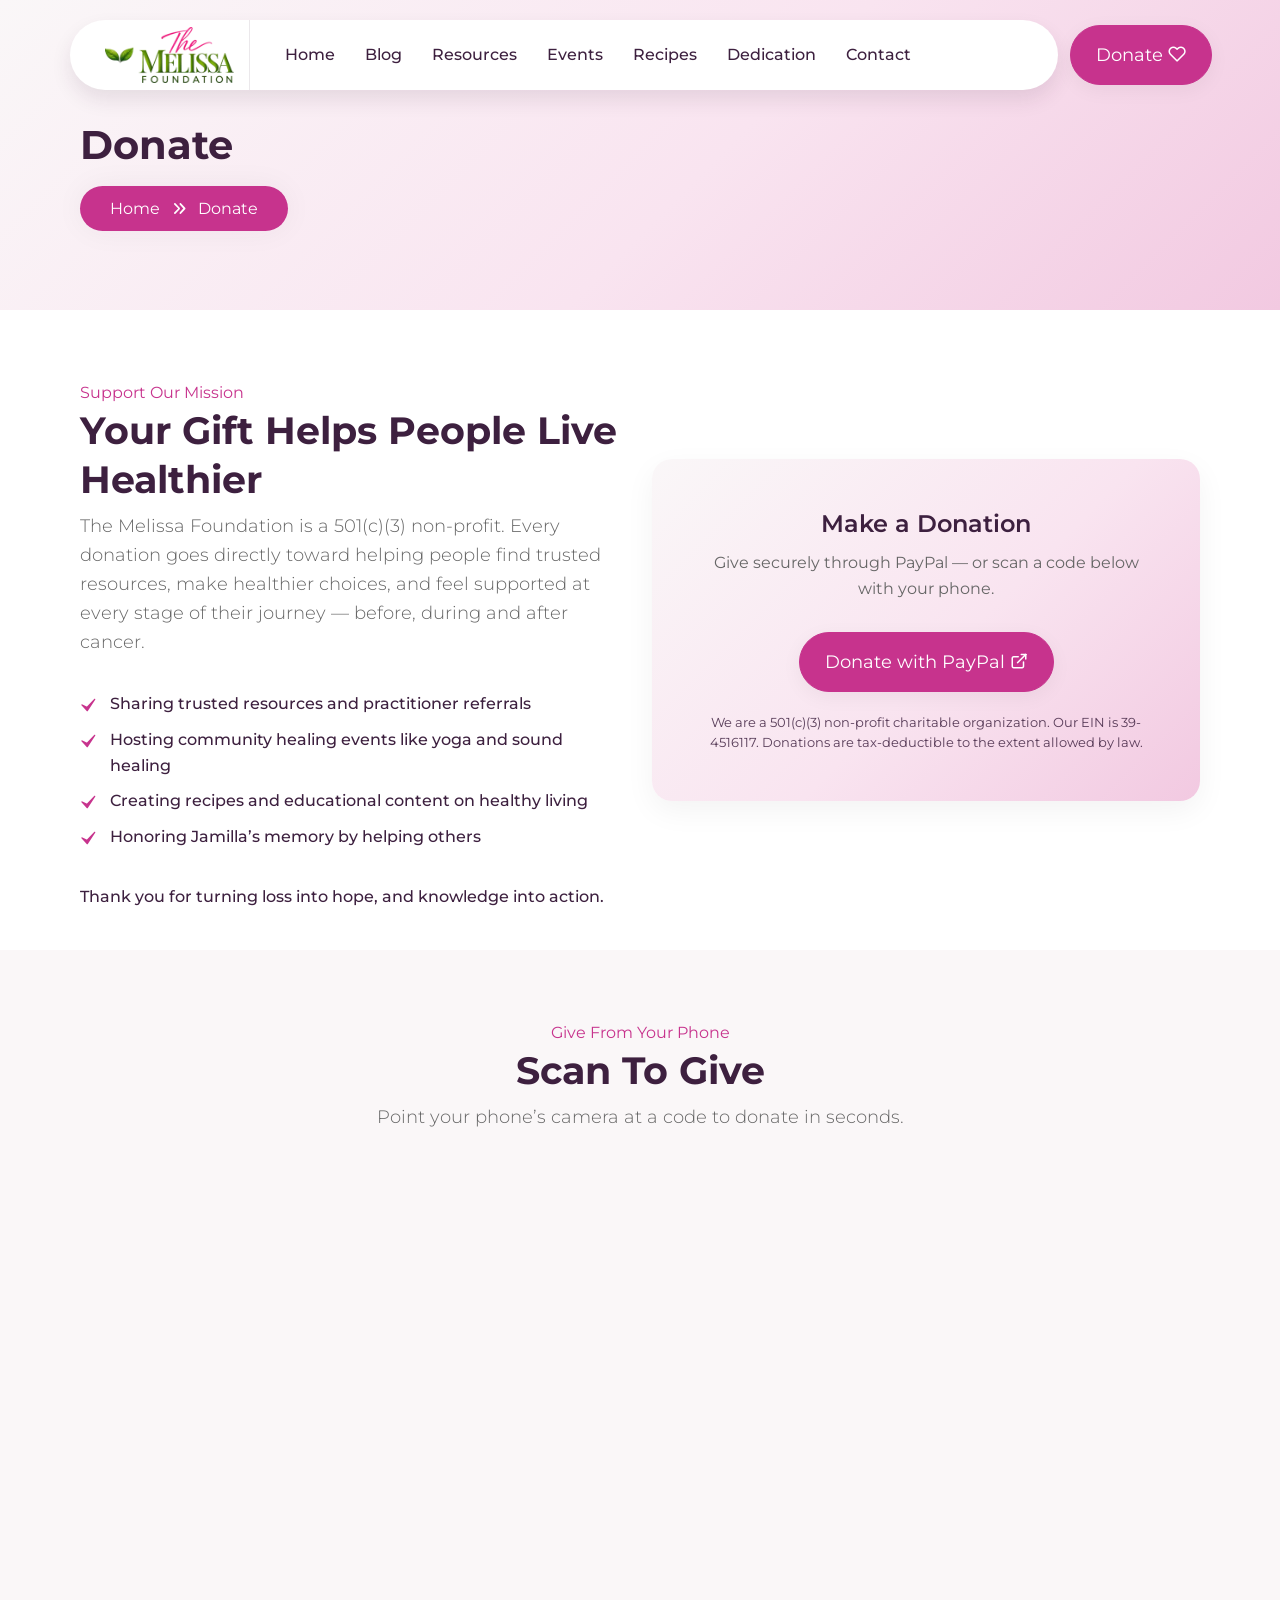
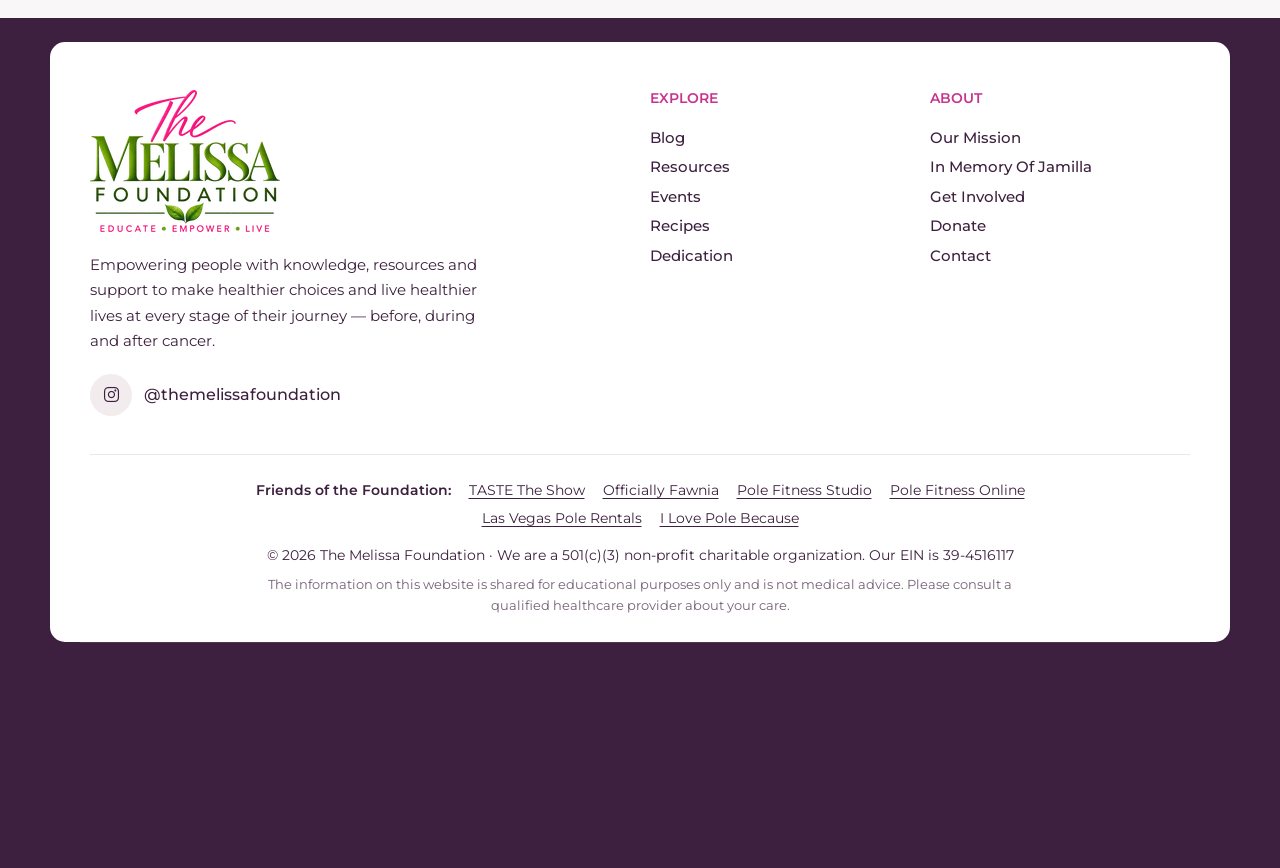
<file: donate.html>
<!DOCTYPE html>
<html lang="en" data-theme-color="skin-5">
<head>

	<!-- Title -->
	<title>Donate | The Melissa Foundation</title>

	<!-- Meta -->
	<meta charset="utf-8">
	<meta http-equiv="X-UA-Compatible" content="IE=edge">
	<meta name="author" content="The Melissa Foundation">
	<meta name="robots" content="index, follow">
	<meta name="format-detection" content="telephone=no">

	<meta name="keywords" content="The Melissa Foundation, cancer support non-profit, healthy living, cancer resources, healthy recipes, yoga and sound healing, Las Vegas non-profit">
	<meta name="description" content="Support The Melissa Foundation with a donation. Your gift helps us share trusted resources, host healing events, and empower people to live healthier before, during and after cancer.">

	<meta property="og:title" content="Donate | The Melissa Foundation">
	<meta property="og:description" content="Support The Melissa Foundation with a donation. Every gift helps people live healthier before, during and after cancer.">
	<meta property="og:type" content="website">
	<meta property="og:url" content="https://themelissafoundation.org/donate.html">
	<meta property="og:site_name" content="The Melissa Foundation">
	<meta property="og:locale" content="en_US">
	<meta property="og:image" content="https://themelissafoundation.org/images/og-image.jpg">
	<meta property="og:image:width" content="1200">
	<meta property="og:image:height" content="630">
	<meta property="og:image:alt" content="The Melissa Foundation logo: Educate, Empower, Live">

	<meta name="twitter:title" content="Donate | The Melissa Foundation">
	<meta name="twitter:description" content="Support The Melissa Foundation with a donation. Every gift helps people live healthier before, during and after cancer.">
	<meta name="twitter:card" content="summary_large_image">
	<meta name="twitter:image" content="https://themelissafoundation.org/images/og-image.jpg">
	<meta name="twitter:image:alt" content="The Melissa Foundation logo: Educate, Empower, Live">

	<!-- CANONICAL URL -->
	<link rel="canonical" href="https://themelissafoundation.org/donate.html">

	<!-- MOBILE SPECIFIC -->
	<meta name="viewport" content="width=device-width, initial-scale=1">

	<!-- FAVICONS ICON -->
	<link rel="icon" type="image/png" href="images/favicon.png">

	<link rel="preconnect" href="https://fonts.googleapis.com">
	<link rel="preconnect" href="https://fonts.gstatic.com" crossorigin>
	<!-- Google Fonts load without blocking first paint (the preloader covers the font swap) -->
	<link href="https://fonts.googleapis.com/css2?family=Playfair+Display:ital,wght@0,400..900;1,400..900&family=Montserrat:ital,wght@0,100..900;1,100..900&family=Poppins:ital,wght@0,100;0,200;0,300;0,400;0,500;0,600;0,700;0,800;0,900;1,100;1,200;1,300;1,400;1,500;1,600;1,700;1,800;1,900&display=swap" rel="stylesheet" media="print" onload="this.media='all'">
	<noscript><link href="https://fonts.googleapis.com/css2?family=Playfair+Display:ital,wght@0,400..900;1,400..900&family=Montserrat:ital,wght@0,100..900;1,100..900&family=Poppins:ital,wght@0,100;0,200;0,300;0,400;0,500;0,600;0,700;0,800;0,900;1,100;1,200;1,300;1,400;1,500;1,600;1,700;1,800;1,900&display=swap" rel="stylesheet"></noscript>

	<link rel="stylesheet" type="text/css" href="vendor/swiper/swiper-bundle.min.css">
	<link rel="stylesheet" type="text/css" href="vendor/magnific-popup/magnific-popup.min.css">

	<!-- Custom Stylesheet -->
	<link rel="stylesheet" type="text/css" href="vendor/animate/animate.css">
	<link rel="stylesheet" type="text/css" href="icons/feather/css/iconfont.css?v=2">
	<link rel="stylesheet" type="text/css" href="icons/fontawesome/css/all.min.css">
	<link rel="stylesheet" type="text/css" href="icons/flaticon/flaticon.css?v=2">
	<link rel="stylesheet" type="text/css" href="css/style.css?v=2">
	<link rel="stylesheet" type="text/css" href="css/site.css?v=2">



</head>
<body id="bg" data-typography="typography_1">
<div class="page-wraper">

	<div class="dz-preloader-1" id="dzPreloader">
	<div class="preloader-inner">
		<svg class="dz_svg" width="240" height="240" viewBox="0 0 240 240">
			<circle class="dz_ring dz_ring_1" cx="120" cy="120" r="105" fill="none" stroke="#000" stroke-width="20" stroke-dasharray="0 660" stroke-dashoffset="-330" stroke-linecap="round"></circle>
			<circle class="dz_ring dz_ring_2" cx="120" cy="120" r="35" fill="none" stroke="#000" stroke-width="20" stroke-dasharray="0 220" stroke-dashoffset="-110" stroke-linecap="round"></circle>
			<circle class="dz_ring dz_ring_3" cx="85" cy="120" r="70" fill="none" stroke="#000" stroke-width="20" stroke-dasharray="0 440" stroke-linecap="round"></circle>
			<circle class="dz_ring dz_ring_4" cx="155" cy="120" r="70" fill="none" stroke="#000" stroke-width="20" stroke-dasharray="0 440" stroke-linecap="round"></circle>
		</svg>
	</div>
</div>

<!-- Header Start -->
<header class="site-header header header-transparent box-header2 style-1">

	<!-- Main Header -->
	<div class="sticky-header main-bar-wraper">
		<div class="main-bar clearfix">
			<div class="container clearfix inner-bar">


				<div class="header-part-left">
					<!-- Website Logo -->
					<div class="logo-header logo-dark">
						<a href="index.html"><picture><source type="image/webp" srcset="images/logo-horizontal-300.webp 300w, images/logo-horizontal-450.webp 450w" sizes="150px"><img src="images/logo-horizontal-300.png" alt="The Melissa Foundation" width="900" height="390"></picture></a>
					</div>

					<!-- Main Nav -->
					<div class="header-nav w3menu w3menu-start mo-left" id="W3Menu">
						<div class="logo-header logo-dark">
							<a href="index.html"><picture><source type="image/webp" srcset="images/logo-horizontal-300.webp 300w, images/logo-horizontal-450.webp 450w" sizes="150px"><img src="images/logo-horizontal-300.png" alt="The Melissa Foundation" width="900" height="390"></picture></a>
						</div>

						<ul class="nav navbar-nav">
							<li><a href="index.html"><span>Home</span></a></li>
							<li><a href="blog.html"><span>Blog</span></a></li>
							<li><a href="resources.html"><span>Resources</span></a></li>
							<li><a href="events.html"><span>Events</span></a></li>
							<li><a href="recipes.html"><span>Recipes</span></a></li>
							<li><a href="dedication.html"><span>Dedication</span></a></li>
							<li><a href="contact.html"><span>Contact</span></a></li>
						</ul>

						<div class="d-lg-none px-4 py-3">
							<a href="donate.html" class="btn btn-lg btn-primary btn-rounded btn-hover2 btn-shadow">
								Donate
								<i class="feather icon-heart"></i>
							</a>
						</div>
					</div>

					<!-- Nav Toggle Button -->
					<button class="w3menu-toggler navicon" type="button" data-target="#W3Menu" aria-label="Open menu">
						<span></span>
						<span></span>
						<span></span>
					</button>
					<div class="menu-close fade-overlay"></div>

				</div>

				<div class="header-part-right">
					<a href="donate.html" class="btn btn-lg btn-primary btn-rounded btn-hover2 btn-shadow">
							Donate
							<i class="feather icon-heart"></i>
						</a>
				</div>


			</div>
		</div>
	</div>
	<!-- Main Header End -->

</header>
<!-- Header End -->

	<main class="page-content">

		<div class="dz-bnr-inr style-1" style="background-image: linear-gradient(135deg, #FAF7F8 0%, #F9E4F0 55%, #F2C9E1 100%); --dz-banner-height: 280px;">
	<div class="container">
		<div class="dz-bnr-inr-entry d-table-cell">
			<h1 class="wow fadeInUp" data-wow-delay="0.2s" data-wow-duration="0.8s" style="font-size: 2.5rem;">Donate</h1>
			<nav aria-label="breadcrumb" class="breadcrumb-row wow fadeInUp" data-wow-delay="0.4s" data-wow-duration="0.8s">
				<ul class="breadcrumb">
					<li class="breadcrumb-item"><a href="index.html">Home</a></li>
					<li class="breadcrumb-item">Donate</li>
				</ul>
			</nav>
		</div>
	</div>
</div>

		<section class="content-inner bg-white">
		<div class="container">
			<div class="row g-4 align-items-center">
				<div class="col-lg-6 wow fadeInUp" data-wow-delay="0.2s" data-wow-duration="0.8s">
					<div class="section-head style-1 m-b30">
						<span class="sub-title text-primary">Support Our Mission</span>
						<h2 class="title">Your Gift Helps People Live Healthier</h2>
						<p>The Melissa Foundation is a 501(c)(3) non-profit. Every donation goes directly toward helping people find trusted resources, make healthier choices, and feel supported at every stage of their journey &mdash; before, during and after cancer.</p>
					</div>
					<ul class="list-check text-secondary fw-medium m-b30">
						<li>Sharing trusted resources and practitioner referrals</li>
						<li>Hosting community healing events like yoga and sound healing</li>
						<li>Creating recipes and educational content on healthy living</li>
						<li>Honoring Jamilla&rsquo;s memory by helping others</li>
					</ul>
					<p class="mb-0 text-secondary fw-medium">Thank you for turning loss into hope, and knowledge into action.</p>
				</div>
				<div class="col-lg-6 wow fadeInUp" data-wow-delay="0.4s" data-wow-duration="0.8s">
					<div class="card lift-hover border-0 shadow-sm p-4 p-md-5 text-center" style="border-radius: var(--radius-lg); background: linear-gradient(135deg, #FAF7F8 0%, #F9E4F0 55%, #F2C9E1 100%);">
						<h3 class="m-b10">Make a Donation</h3>
						<p class="m-b30">Give securely through PayPal &mdash; or scan a code below with your phone.</p>
						<div>
							<a href="https://www.paypal.com/qrcodes/managed/a8fac862-5335-4cb9-9473-ee41d981ece9?utm_source=old_merchant_lp" target="_blank" rel="noopener" class="btn btn-lg btn-primary btn-rounded btn-hover2 btn-shadow">
								Donate with PayPal
								<i class="feather icon-external-link"></i>
							</a>
						</div>
						<p class="mb-0 m-t20" style="font-size: 13px; color: var(--bs-secondary); opacity: 0.85;">We are a 501(c)(3) non-profit charitable organization. Our EIN is 39-4516117. Donations are tax-deductible to the extent allowed by law.</p>
					</div>
				</div>
			</div>
		</div>
	</section>


		<section class="content-inner bg-light">
		<div class="container">
			<div class="section-head style-1 text-center m-b40">
				<span class="sub-title text-primary">Give From Your Phone</span>
				<h2 class="title">Scan to Give</h2>
				<p>Point your phone&rsquo;s camera at a code to donate in seconds.</p>
			</div>
			<div class="row justify-content-center g-4">
				<div class="col-lg-4 col-md-6 wow fadeInUp" data-wow-delay="0.2s" data-wow-duration="0.8s">
					<div class="card lift-hover qr-card border-0 shadow-sm p-4" style="border-radius: var(--radius-lg);">
						<picture><source type="image/webp" srcset="images/qr-zelle.webp"><img src="images/qr-zelle.png" alt="Zelle QR code to send a donation to The Melissa Foundation" width="585" height="640" loading="lazy" decoding="async"></picture>
						<h3 class="h4 m-b5">Zelle</h3>
						<p class="mb-0 text-secondary fw-medium">donate@themelissafoundation.org</p>
					</div>
				</div>
				<div class="col-lg-4 col-md-6 wow fadeInUp" data-wow-delay="0.4s" data-wow-duration="0.8s">
					<div class="card lift-hover qr-card border-0 shadow-sm p-4" style="border-radius: var(--radius-lg);">
						<picture><source type="image/webp" srcset="images/qr-paypal.webp"><img src="images/qr-paypal.png" alt="PayPal QR code to send a donation to The Melissa Foundation" width="500" height="500" loading="lazy" decoding="async"></picture>
						<h3 class="h4 m-b5">PayPal</h3>
						<p class="mb-0 text-secondary fw-medium">Scan, or use the button above</p>
					</div>
				</div>
			</div>
		</div>
	</section>

	</main>

	<!-- Footer -->
<footer class="site-footer style-1 footer-dark bg-secondary">

	<!-- Footer Top -->
	 <div class="footer-bg-wrapper">

	<div class="footer-top">
		<div class="container footer-inner-wraper">
			<div class="row">
				<div class="col-xl-5 col-lg-4 col-md-12 m-b30">
					<div class="widget widget_about mb-0">
						<div class="footer-logo">
							<a href="index.html"><picture><source type="image/webp" srcset="images/logo-190.webp 190w, images/logo-380.webp 380w" sizes="190px"><img src="images/logo-380.png" alt="The Melissa Foundation" width="700" height="523" loading="lazy" decoding="async"></picture></a>
						</div>
						<p class="footer-about-text">Empowering people with knowledge, resources and support to make healthier choices and live healthier lives at every stage of their journey &mdash; before, during and after cancer.</p>
						<a href="https://www.instagram.com/themelissafoundation" target="_blank" rel="noopener" class="footer-ig" aria-label="@themelissafoundation on Instagram">
							<i class="fa-brands fa-instagram"></i>
							<span>@themelissafoundation</span>
						</a>
					</div>
				</div>
				<div class="col-xl-3 col-lg-4 col-6 offset-xl-1 m-b30">
					<div class="widget widget_services mb-0">
						<h2 class="footer-title">Explore</h2>
						<ul class="list-hover1">
							<li><a href="blog.html"><span>Blog</span></a></li>
							<li><a href="resources.html"><span>Resources</span></a></li>
							<li><a href="events.html"><span>Events</span></a></li>
							<li><a href="recipes.html"><span>Recipes</span></a></li>
							<li><a href="dedication.html"><span>Dedication</span></a></li>
						</ul>
					</div>
				</div>
				<div class="col-xl-3 col-lg-4 col-6 m-b30">
					<div class="widget widget_services mb-0">
						<h2 class="footer-title">About</h2>
						<ul class="list-hover1">
							<li><a href="index.html"><span>Our Mission</span></a></li>
							<li><a href="dedication.html"><span>In Memory of Jamilla</span></a></li>
							<li><a href="events.html"><span>Get Involved</span></a></li>
							<li><a href="donate.html"><span>Donate</span></a></li>
							<li><a href="contact.html"><span>Contact</span></a></li>
						</ul>
					</div>
				</div>
			</div>
			<div class="footer-bottom-bar">
				<p class="footer-family"><span>Friends of the Foundation:</span>
					<a href="https://tastetheshow.com/" target="_blank" rel="noopener">TASTE The Show</a>
					<a href="https://www.officiallyfawnia.com" target="_blank" rel="noopener">Officially Fawnia</a>
					<a href="https://www.polefitnessstudio.com" target="_blank" rel="noopener">Pole Fitness Studio</a>
					<a href="https://www.polefitnessonline.com" target="_blank" rel="noopener">Pole Fitness Online</a>
					<a href="https://lasvegaspolerentals.com" target="_blank" rel="noopener">Las Vegas Pole Rentals</a>
					<a href="https://ilovepolebecause.com" target="_blank" rel="noopener">I Love Pole Because</a>
				</p>
				<p class="mb-0">&copy; <span class="current-year">2026</span> The Melissa Foundation &middot; We are a 501(c)(3) non-profit charitable organization. Our EIN is 39-4516117</p>
				<p class="footer-disclaimer">The information on this website is shared for educational purposes only and is not medical advice. Please consult a qualified healthcare provider about your care.</p>
			</div>
		</div>
	</div>
	<div class="footer-middle">
		<div class="container">
			<div class="fm-inner">
				<div class="row align-items-center g-lg-5 g-4">
					<div class="col-lg-8 wow fadeInUp" data-wow-delay="0.2s" data-wow-duration="0.8s">
						<h2 class="title">For Jamilla, and everyone whose life <br>has been touched by cancer</h2>
						<p>May we turn loss into hope, knowledge into action, and every day into an opportunity to live healthier.</p>
					</div>
					<div class="col-lg-4 text-lg-end wow fadeInUp" data-wow-delay="0.4s" data-wow-duration="0.8s">
						<a href="donate.html" class="btn btn-lg btn-primary btn-rounded btn-hover2 btn-shadow mb-2 mb-lg-0 m-r10">
								Donate
								<i class="feather icon-heart"></i>
							</a>
							<a href="dedication.html" class="btn btn-lg btn-outline-white btn-rounded btn-hover2">
								Our Dedication
								<i class="feather icon-arrow-right"></i>
							</a>
					</div>
				</div>
			</div>
		</div>
	</div>
	 </div>
	<!-- Footer Top End -->

</footer>
<!-- Footer End -->

	<button class="scroltop" type="button" aria-label="Back to top"><i class="fas fa-arrow-up"></i></button>

</div>
<!-- JAVASCRIPT FILES ========================================= -->
<script src="js/global.min.js"></script>
<script src="vendor/swiper/swiper-bundle.min.js"></script>
<script src="vendor/imagesloaded/imagesloaded.js"></script>
<script src="vendor/popper/popper.js"></script>
<script src="vendor/masonry/isotope.pkgd.min.js"></script>
<script src="js/dz.carousel.js"></script>
<script src="js/dz.ajax.js"></script>
<script src="js/custom.js"></script>
</body>
</html>
</file>
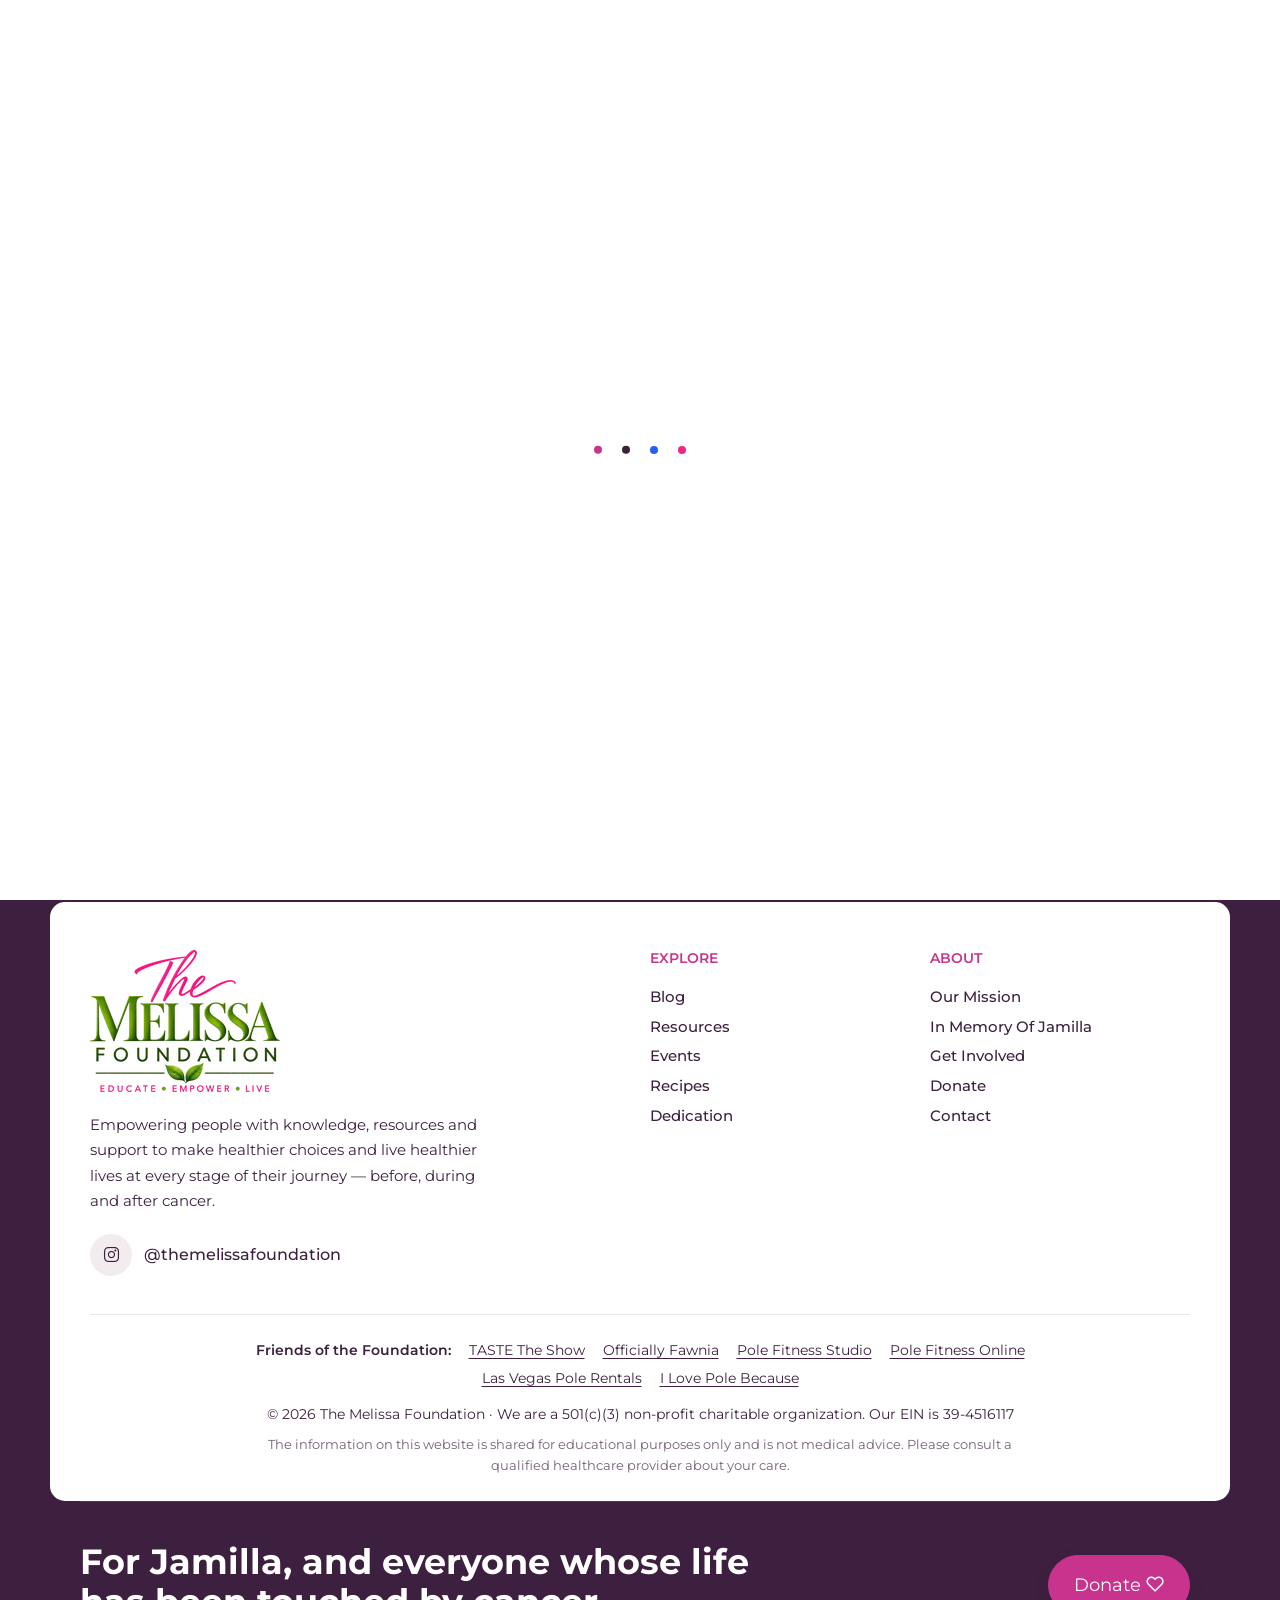
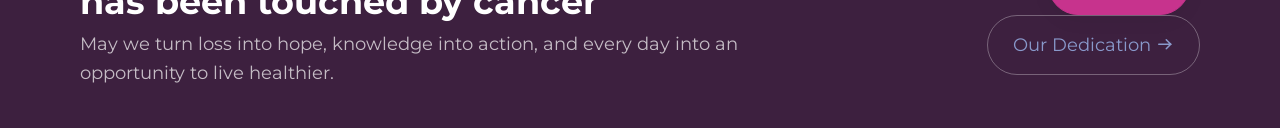
<file: events.html>
<!DOCTYPE html>
<html lang="en" data-theme-color="skin-5">
<head>

	<!-- Title -->
	<title>Events | The Melissa Foundation</title>

	<!-- Meta -->
	<meta charset="utf-8">
	<meta http-equiv="X-UA-Compatible" content="IE=edge">
	<meta name="author" content="The Melissa Foundation">
	<meta name="robots" content="index, follow">
	<meta name="format-detection" content="telephone=no">

	<meta name="keywords" content="The Melissa Foundation, cancer support non-profit, healthy living, cancer resources, healthy recipes, yoga and sound healing, Las Vegas non-profit">
	<meta name="description" content="Community events from The Melissa Foundation in Las Vegas &mdash; gentle movement, sound healing and gatherings that help you heal together.">

	<meta property="og:title" content="Events | The Melissa Foundation">
	<meta property="og:description" content="Community events from The Melissa Foundation in Las Vegas &mdash; gatherings that help you move, breathe and heal together.">
	<meta property="og:type" content="website">
	<meta property="og:url" content="https://themelissafoundation.org/events.html">
	<meta property="og:site_name" content="The Melissa Foundation">
	<meta property="og:locale" content="en_US">
	<meta property="og:image" content="https://themelissafoundation.org/images/og-image.jpg">
	<meta property="og:image:width" content="1200">
	<meta property="og:image:height" content="630">
	<meta property="og:image:alt" content="The Melissa Foundation logo: Educate, Empower, Live">

	<meta name="twitter:title" content="Events | The Melissa Foundation">
	<meta name="twitter:description" content="Community events from The Melissa Foundation in Las Vegas &mdash; gatherings that help you move, breathe and heal together.">
	<meta name="twitter:card" content="summary_large_image">
	<meta name="twitter:image" content="https://themelissafoundation.org/images/og-image.jpg">
	<meta name="twitter:image:alt" content="The Melissa Foundation logo: Educate, Empower, Live">

	<!-- CANONICAL URL -->
	<link rel="canonical" href="https://themelissafoundation.org/events.html">

	<!-- MOBILE SPECIFIC -->
	<meta name="viewport" content="width=device-width, initial-scale=1">

	<!-- FAVICONS ICON -->
	<link rel="icon" type="image/png" href="images/favicon.png">

	<link rel="preconnect" href="https://fonts.googleapis.com">
	<link rel="preconnect" href="https://fonts.gstatic.com" crossorigin>
	<!-- Google Fonts load without blocking first paint (the preloader covers the font swap) -->
	<link href="https://fonts.googleapis.com/css2?family=Playfair+Display:ital,wght@0,400..900;1,400..900&family=Montserrat:ital,wght@0,100..900;1,100..900&family=Poppins:ital,wght@0,100;0,200;0,300;0,400;0,500;0,600;0,700;0,800;0,900;1,100;1,200;1,300;1,400;1,500;1,600;1,700;1,800;1,900&display=swap" rel="stylesheet" media="print" onload="this.media='all'">
	<noscript><link href="https://fonts.googleapis.com/css2?family=Playfair+Display:ital,wght@0,400..900;1,400..900&family=Montserrat:ital,wght@0,100..900;1,100..900&family=Poppins:ital,wght@0,100;0,200;0,300;0,400;0,500;0,600;0,700;0,800;0,900;1,100;1,200;1,300;1,400;1,500;1,600;1,700;1,800;1,900&display=swap" rel="stylesheet"></noscript>

	<link rel="stylesheet" type="text/css" href="vendor/swiper/swiper-bundle.min.css">
	<link rel="stylesheet" type="text/css" href="vendor/magnific-popup/magnific-popup.min.css">

	<!-- Custom Stylesheet -->
	<link rel="stylesheet" type="text/css" href="vendor/animate/animate.css">
	<link rel="stylesheet" type="text/css" href="icons/feather/css/iconfont.css?v=2">
	<link rel="stylesheet" type="text/css" href="icons/fontawesome/css/all.min.css">
	<link rel="stylesheet" type="text/css" href="icons/flaticon/flaticon.css?v=2">
	<link rel="stylesheet" type="text/css" href="css/style.css?v=2">
	<link rel="stylesheet" type="text/css" href="css/site.css?v=2">

</head>
<body id="bg" data-typography="typography_1">
<div class="page-wraper">

	<div class="dz-preloader-1" id="dzPreloader">
	<div class="preloader-inner">
		<svg class="dz_svg" width="240" height="240" viewBox="0 0 240 240">
			<circle class="dz_ring dz_ring_1" cx="120" cy="120" r="105" fill="none" stroke="#000" stroke-width="20" stroke-dasharray="0 660" stroke-dashoffset="-330" stroke-linecap="round"></circle>
			<circle class="dz_ring dz_ring_2" cx="120" cy="120" r="35" fill="none" stroke="#000" stroke-width="20" stroke-dasharray="0 220" stroke-dashoffset="-110" stroke-linecap="round"></circle>
			<circle class="dz_ring dz_ring_3" cx="85" cy="120" r="70" fill="none" stroke="#000" stroke-width="20" stroke-dasharray="0 440" stroke-linecap="round"></circle>
			<circle class="dz_ring dz_ring_4" cx="155" cy="120" r="70" fill="none" stroke="#000" stroke-width="20" stroke-dasharray="0 440" stroke-linecap="round"></circle>
		</svg>
	</div>
</div>

<!-- Header Start -->
<header class="site-header header header-transparent box-header2 style-1">

	<!-- Main Header -->
	<div class="sticky-header main-bar-wraper">
		<div class="main-bar clearfix">
			<div class="container clearfix inner-bar">


				<div class="header-part-left">
					<!-- Website Logo -->
					<div class="logo-header logo-dark">
						<a href="index.html"><picture><source type="image/webp" srcset="images/logo-horizontal-300.webp 300w, images/logo-horizontal-450.webp 450w" sizes="150px"><img src="images/logo-horizontal-300.png" alt="The Melissa Foundation" width="900" height="390"></picture></a>
					</div>

					<!-- Main Nav -->
					<div class="header-nav w3menu w3menu-start mo-left" id="W3Menu">
						<div class="logo-header logo-dark">
							<a href="index.html"><picture><source type="image/webp" srcset="images/logo-horizontal-300.webp 300w, images/logo-horizontal-450.webp 450w" sizes="150px"><img src="images/logo-horizontal-300.png" alt="The Melissa Foundation" width="900" height="390"></picture></a>
						</div>

						<ul class="nav navbar-nav">
							<li><a href="index.html"><span>Home</span></a></li>
							<li><a href="blog.html"><span>Blog</span></a></li>
							<li><a href="resources.html"><span>Resources</span></a></li>
							<li class="active"><a href="events.html"><span>Events</span></a></li>
							<li><a href="recipes.html"><span>Recipes</span></a></li>
							<li><a href="dedication.html"><span>Dedication</span></a></li>
							<li><a href="contact.html"><span>Contact</span></a></li>
						</ul>

						<div class="d-lg-none px-4 py-3">
							<a href="donate.html" class="btn btn-lg btn-primary btn-rounded btn-hover2 btn-shadow">
								Donate
								<i class="feather icon-heart"></i>
							</a>
						</div>
					</div>

					<!-- Nav Toggle Button -->
					<button class="w3menu-toggler navicon" type="button" data-target="#W3Menu" aria-label="Open menu">
						<span></span>
						<span></span>
						<span></span>
					</button>
					<div class="menu-close fade-overlay"></div>

				</div>

				<div class="header-part-right">
					<a href="donate.html" class="btn btn-lg btn-primary btn-rounded btn-hover2 btn-shadow">
							Donate
							<i class="feather icon-heart"></i>
						</a>
				</div>


			</div>
		</div>
	</div>
	<!-- Main Header End -->

</header>
<!-- Header End -->

	<main class="page-content">

		<div class="dz-bnr-inr style-1" style="background-image: linear-gradient(135deg, #FAF7F8 0%, #F9E4F0 55%, #F2C9E1 100%); --dz-banner-height: 280px;">
	<div class="container">
		<div class="dz-bnr-inr-entry d-table-cell">
			<h1 class="wow fadeInUp" data-wow-delay="0.2s" data-wow-duration="0.8s" style="font-size: 2.5rem;">Events</h1>
			<nav aria-label="breadcrumb" class="breadcrumb-row wow fadeInUp" data-wow-delay="0.4s" data-wow-duration="0.8s">
				<ul class="breadcrumb">
					<li class="breadcrumb-item"><a href="index.html">Home</a></li>
					<li class="breadcrumb-item">Events</li>
				</ul>
			</nav>
		</div>
	</div>
</div>

		<section class="content-inner bg-white">
		<div class="container">
			<div class="section-head style-1 text-center m-b40">
				<span class="sub-title text-primary">Join Us</span>
				<h2 class="title">Upcoming Events</h2>
				<p>Community gatherings to help you move, breathe and heal together.</p>
			</div>
			<div class="row justify-content-center">
				<div class="col-lg-8">
					<div class="card lift-hover border-0 shadow-sm p-4 p-md-5 text-center wow fadeInUp" data-wow-delay="0.2s" data-wow-duration="0.8s" style="border-radius: var(--radius-lg); background: linear-gradient(135deg, #FAF7F8 0%, #F9E4F0 55%, #F2C9E1 100%);">
						<h3 class="m-b15">No events scheduled right now</h3>
						<p class="m-b30">We&rsquo;re planning our next gathering. Follow us on Instagram or send us a note, and we&rsquo;ll let you know as soon as the next date is on the calendar.</p>
						<div class="d-flex flex-wrap justify-content-center gap-3">
							<a href="https://www.instagram.com/themelissafoundation" target="_blank" rel="noopener" class="btn btn-primary btn-rounded btn-hover2 btn-shadow">
								Follow for Updates
								<i class="fa-brands fa-instagram"></i>
							</a>
							<a href="contact.html" class="btn btn-outline-primary btn-rounded btn-hover2">
								Get in Touch
							</a>
						</div>
					</div>
				</div>
			</div>
		</div>
	</section>

	</main>

	<!-- Footer -->
<footer class="site-footer style-1 footer-dark bg-secondary">

	<!-- Footer Top -->
	 <div class="footer-bg-wrapper">

	<div class="footer-top">
		<div class="container footer-inner-wraper">
			<div class="row">
				<div class="col-xl-5 col-lg-4 col-md-12 m-b30">
					<div class="widget widget_about mb-0">
						<div class="footer-logo">
							<a href="index.html"><picture><source type="image/webp" srcset="images/logo-190.webp 190w, images/logo-380.webp 380w" sizes="190px"><img src="images/logo-380.png" alt="The Melissa Foundation" width="700" height="523" loading="lazy" decoding="async"></picture></a>
						</div>
						<p class="footer-about-text">Empowering people with knowledge, resources and support to make healthier choices and live healthier lives at every stage of their journey &mdash; before, during and after cancer.</p>
						<a href="https://www.instagram.com/themelissafoundation" target="_blank" rel="noopener" class="footer-ig" aria-label="@themelissafoundation on Instagram">
							<i class="fa-brands fa-instagram"></i>
							<span>@themelissafoundation</span>
						</a>
					</div>
				</div>
				<div class="col-xl-3 col-lg-4 col-6 offset-xl-1 m-b30">
					<div class="widget widget_services mb-0">
						<h2 class="footer-title">Explore</h2>
						<ul class="list-hover1">
							<li><a href="blog.html"><span>Blog</span></a></li>
							<li><a href="resources.html"><span>Resources</span></a></li>
							<li><a href="events.html"><span>Events</span></a></li>
							<li><a href="recipes.html"><span>Recipes</span></a></li>
							<li><a href="dedication.html"><span>Dedication</span></a></li>
						</ul>
					</div>
				</div>
				<div class="col-xl-3 col-lg-4 col-6 m-b30">
					<div class="widget widget_services mb-0">
						<h2 class="footer-title">About</h2>
						<ul class="list-hover1">
							<li><a href="index.html"><span>Our Mission</span></a></li>
							<li><a href="dedication.html"><span>In Memory of Jamilla</span></a></li>
							<li><a href="events.html"><span>Get Involved</span></a></li>
							<li><a href="donate.html"><span>Donate</span></a></li>
							<li><a href="contact.html"><span>Contact</span></a></li>
						</ul>
					</div>
				</div>
			</div>
			<div class="footer-bottom-bar">
				<p class="footer-family"><span>Friends of the Foundation:</span>
					<a href="https://tastetheshow.com/" target="_blank" rel="noopener">TASTE The Show</a>
					<a href="https://www.officiallyfawnia.com" target="_blank" rel="noopener">Officially Fawnia</a>
					<a href="https://www.polefitnessstudio.com" target="_blank" rel="noopener">Pole Fitness Studio</a>
					<a href="https://www.polefitnessonline.com" target="_blank" rel="noopener">Pole Fitness Online</a>
					<a href="https://lasvegaspolerentals.com" target="_blank" rel="noopener">Las Vegas Pole Rentals</a>
					<a href="https://ilovepolebecause.com" target="_blank" rel="noopener">I Love Pole Because</a>
				</p>
				<p class="mb-0">&copy; <span class="current-year">2026</span> The Melissa Foundation &middot; We are a 501(c)(3) non-profit charitable organization. Our EIN is 39-4516117</p>
				<p class="footer-disclaimer">The information on this website is shared for educational purposes only and is not medical advice. Please consult a qualified healthcare provider about your care.</p>
			</div>
		</div>
	</div>
	<div class="footer-middle">
		<div class="container">
			<div class="fm-inner">
				<div class="row align-items-center g-lg-5 g-4">
					<div class="col-lg-8 wow fadeInUp" data-wow-delay="0.2s" data-wow-duration="0.8s">
						<h2 class="title">For Jamilla, and everyone whose life <br>has been touched by cancer</h2>
						<p>May we turn loss into hope, knowledge into action, and every day into an opportunity to live healthier.</p>
					</div>
					<div class="col-lg-4 text-lg-end wow fadeInUp" data-wow-delay="0.4s" data-wow-duration="0.8s">
						<a href="donate.html" class="btn btn-lg btn-primary btn-rounded btn-hover2 btn-shadow mb-2 mb-lg-0 m-r10">
								Donate
								<i class="feather icon-heart"></i>
							</a>
							<a href="dedication.html" class="btn btn-lg btn-outline-white btn-rounded btn-hover2">
								Our Dedication
								<i class="feather icon-arrow-right"></i>
							</a>
					</div>
				</div>
			</div>
		</div>
	</div>
	 </div>
	<!-- Footer Top End -->

</footer>
<!-- Footer End -->

	<button class="scroltop" type="button" aria-label="Back to top"><i class="fas fa-arrow-up"></i></button>

</div>
<!-- JAVASCRIPT FILES ========================================= -->
<script src="js/global.min.js"></script>
<script src="vendor/swiper/swiper-bundle.min.js"></script>
<script src="vendor/imagesloaded/imagesloaded.js"></script>
<script src="vendor/popper/popper.js"></script>
<script src="vendor/masonry/isotope.pkgd.min.js"></script>
<script src="js/dz.carousel.js"></script>
<script src="js/dz.ajax.js"></script>
<script src="js/custom.js"></script>
</body>
</html>
</file>
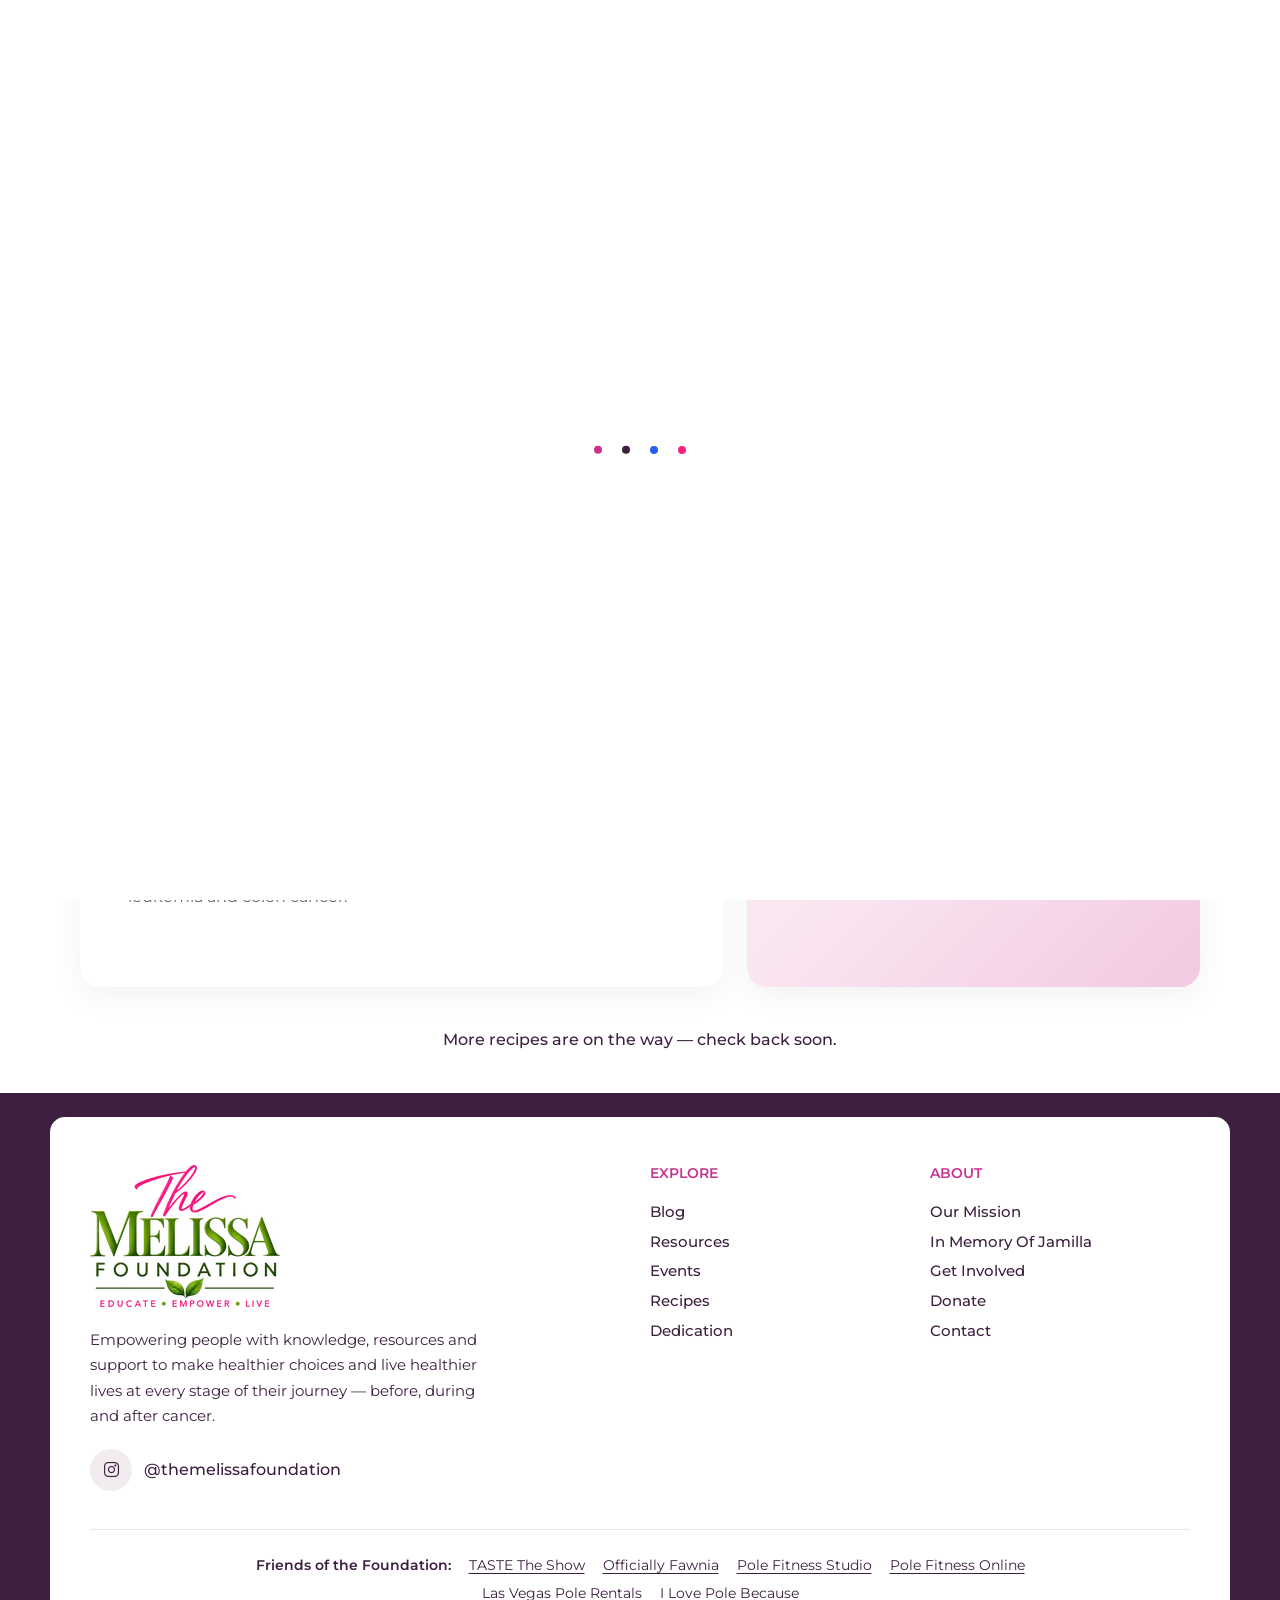
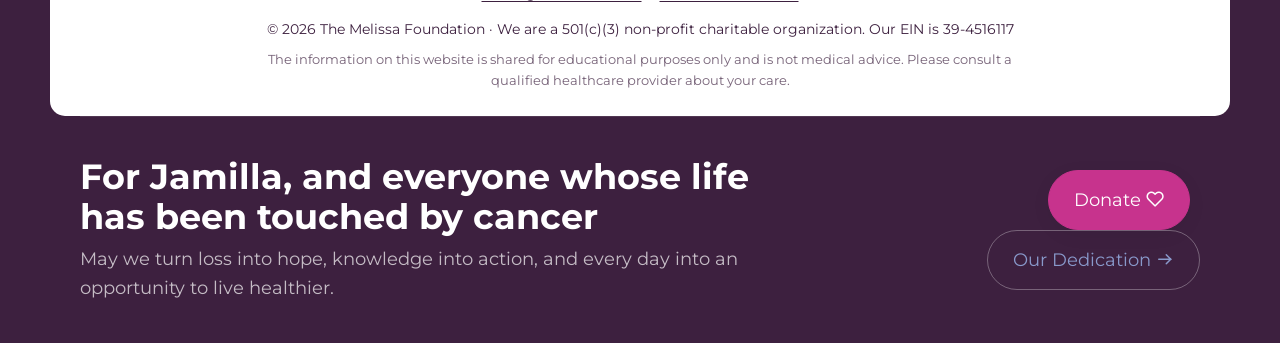
<file: recipes.html>
<!DOCTYPE html>
<html lang="en" data-theme-color="skin-5">
<head>

	<!-- Title -->
	<title>Recipes | The Melissa Foundation</title>

	<!-- Meta -->
	<meta charset="utf-8">
	<meta http-equiv="X-UA-Compatible" content="IE=edge">
	<meta name="author" content="The Melissa Foundation">
	<meta name="robots" content="index, follow">
	<meta name="format-detection" content="telephone=no">

	<meta name="keywords" content="The Melissa Foundation, cancer support non-profit, healthy living, cancer resources, healthy recipes, yoga and sound healing, Las Vegas non-profit">
	<meta name="description" content="Simple, nourishing juice recipes from The Melissa Foundation, starting with our Daily Juice of carrot, beet, celery and ginger.">

	<meta property="og:title" content="Recipes | The Melissa Foundation">
	<meta property="og:description" content="Simple, nourishing juice recipes from The Melissa Foundation, starting with our Daily Juice of carrot, beet, celery and ginger.">
	<meta property="og:type" content="website">
	<meta property="og:url" content="https://themelissafoundation.org/recipes.html">
	<meta property="og:site_name" content="The Melissa Foundation">
	<meta property="og:locale" content="en_US">
	<meta property="og:image" content="https://themelissafoundation.org/images/og-image.jpg">
	<meta property="og:image:width" content="1200">
	<meta property="og:image:height" content="630">
	<meta property="og:image:alt" content="The Melissa Foundation logo: Educate, Empower, Live">

	<meta name="twitter:title" content="Recipes | The Melissa Foundation">
	<meta name="twitter:description" content="Simple, nourishing juice recipes from The Melissa Foundation, starting with our Daily Juice of carrot, beet, celery and ginger.">
	<meta name="twitter:card" content="summary_large_image">
	<meta name="twitter:image" content="https://themelissafoundation.org/images/og-image.jpg">
	<meta name="twitter:image:alt" content="The Melissa Foundation logo: Educate, Empower, Live">

	<!-- CANONICAL URL -->
	<link rel="canonical" href="https://themelissafoundation.org/recipes.html">

	<!-- MOBILE SPECIFIC -->
	<meta name="viewport" content="width=device-width, initial-scale=1">

	<!-- FAVICONS ICON -->
	<link rel="icon" type="image/png" href="images/favicon.png">

	<link rel="preconnect" href="https://fonts.googleapis.com">
	<link rel="preconnect" href="https://fonts.gstatic.com" crossorigin>
	<!-- Google Fonts load without blocking first paint (the preloader covers the font swap) -->
	<link href="https://fonts.googleapis.com/css2?family=Playfair+Display:ital,wght@0,400..900;1,400..900&family=Montserrat:ital,wght@0,100..900;1,100..900&family=Poppins:ital,wght@0,100;0,200;0,300;0,400;0,500;0,600;0,700;0,800;0,900;1,100;1,200;1,300;1,400;1,500;1,600;1,700;1,800;1,900&display=swap" rel="stylesheet" media="print" onload="this.media='all'">
	<noscript><link href="https://fonts.googleapis.com/css2?family=Playfair+Display:ital,wght@0,400..900;1,400..900&family=Montserrat:ital,wght@0,100..900;1,100..900&family=Poppins:ital,wght@0,100;0,200;0,300;0,400;0,500;0,600;0,700;0,800;0,900;1,100;1,200;1,300;1,400;1,500;1,600;1,700;1,800;1,900&display=swap" rel="stylesheet"></noscript>

	<link rel="stylesheet" type="text/css" href="vendor/swiper/swiper-bundle.min.css">
	<link rel="stylesheet" type="text/css" href="vendor/magnific-popup/magnific-popup.min.css">

	<!-- Custom Stylesheet -->
	<link rel="stylesheet" type="text/css" href="vendor/animate/animate.css">
	<link rel="stylesheet" type="text/css" href="icons/feather/css/iconfont.css?v=2">
	<link rel="stylesheet" type="text/css" href="icons/fontawesome/css/all.min.css">
	<link rel="stylesheet" type="text/css" href="icons/flaticon/flaticon.css?v=2">
	<link rel="stylesheet" type="text/css" href="css/style.css?v=2">
	<link rel="stylesheet" type="text/css" href="css/site.css?v=2">

</head>
<body id="bg" data-typography="typography_1">
<div class="page-wraper">

	<div class="dz-preloader-1" id="dzPreloader">
	<div class="preloader-inner">
		<svg class="dz_svg" width="240" height="240" viewBox="0 0 240 240">
			<circle class="dz_ring dz_ring_1" cx="120" cy="120" r="105" fill="none" stroke="#000" stroke-width="20" stroke-dasharray="0 660" stroke-dashoffset="-330" stroke-linecap="round"></circle>
			<circle class="dz_ring dz_ring_2" cx="120" cy="120" r="35" fill="none" stroke="#000" stroke-width="20" stroke-dasharray="0 220" stroke-dashoffset="-110" stroke-linecap="round"></circle>
			<circle class="dz_ring dz_ring_3" cx="85" cy="120" r="70" fill="none" stroke="#000" stroke-width="20" stroke-dasharray="0 440" stroke-linecap="round"></circle>
			<circle class="dz_ring dz_ring_4" cx="155" cy="120" r="70" fill="none" stroke="#000" stroke-width="20" stroke-dasharray="0 440" stroke-linecap="round"></circle>
		</svg>
	</div>
</div>

<!-- Header Start -->
<header class="site-header header header-transparent box-header2 style-1">

	<!-- Main Header -->
	<div class="sticky-header main-bar-wraper">
		<div class="main-bar clearfix">
			<div class="container clearfix inner-bar">


				<div class="header-part-left">
					<!-- Website Logo -->
					<div class="logo-header logo-dark">
						<a href="index.html"><picture><source type="image/webp" srcset="images/logo-horizontal-300.webp 300w, images/logo-horizontal-450.webp 450w" sizes="150px"><img src="images/logo-horizontal-300.png" alt="The Melissa Foundation" width="900" height="390"></picture></a>
					</div>

					<!-- Main Nav -->
					<div class="header-nav w3menu w3menu-start mo-left" id="W3Menu">
						<div class="logo-header logo-dark">
							<a href="index.html"><picture><source type="image/webp" srcset="images/logo-horizontal-300.webp 300w, images/logo-horizontal-450.webp 450w" sizes="150px"><img src="images/logo-horizontal-300.png" alt="The Melissa Foundation" width="900" height="390"></picture></a>
						</div>

						<ul class="nav navbar-nav">
							<li><a href="index.html"><span>Home</span></a></li>
							<li><a href="blog.html"><span>Blog</span></a></li>
							<li><a href="resources.html"><span>Resources</span></a></li>
							<li><a href="events.html"><span>Events</span></a></li>
							<li class="active"><a href="recipes.html"><span>Recipes</span></a></li>
							<li><a href="dedication.html"><span>Dedication</span></a></li>
							<li><a href="contact.html"><span>Contact</span></a></li>
						</ul>

						<div class="d-lg-none px-4 py-3">
							<a href="donate.html" class="btn btn-lg btn-primary btn-rounded btn-hover2 btn-shadow">
								Donate
								<i class="feather icon-heart"></i>
							</a>
						</div>
					</div>

					<!-- Nav Toggle Button -->
					<button class="w3menu-toggler navicon" type="button" data-target="#W3Menu" aria-label="Open menu">
						<span></span>
						<span></span>
						<span></span>
					</button>
					<div class="menu-close fade-overlay"></div>

				</div>

				<div class="header-part-right">
					<a href="donate.html" class="btn btn-lg btn-primary btn-rounded btn-hover2 btn-shadow">
							Donate
							<i class="feather icon-heart"></i>
						</a>
				</div>


			</div>
		</div>
	</div>
	<!-- Main Header End -->

</header>
<!-- Header End -->

	<main class="page-content">

		<div class="dz-bnr-inr style-1" style="background-image: linear-gradient(135deg, #FAF7F8 0%, #F9E4F0 55%, #F2C9E1 100%); --dz-banner-height: 280px;">
	<div class="container">
		<div class="dz-bnr-inr-entry d-table-cell">
			<h1 class="wow fadeInUp" data-wow-delay="0.2s" data-wow-duration="0.8s" style="font-size: 2.5rem;">Recipes</h1>
			<nav aria-label="breadcrumb" class="breadcrumb-row wow fadeInUp" data-wow-delay="0.4s" data-wow-duration="0.8s">
				<ul class="breadcrumb">
					<li class="breadcrumb-item"><a href="index.html">Home</a></li>
					<li class="breadcrumb-item">Recipes</li>
				</ul>
			</nav>
		</div>
	</div>
</div>

		<section class="content-inner bg-white">
		<div class="container">
			<div class="section-head style-1 text-center m-b40">
				<span class="sub-title text-primary">Nourish Your Body</span>
				<h2 class="title">Juices</h2>
			</div>
			<div class="row g-4 align-items-stretch">
				<div class="col-lg-7 wow fadeInUp" data-wow-delay="0.2s" data-wow-duration="0.8s">
					<div class="card lift-hover border-0 shadow-sm h-100 p-4 p-md-5" style="border-radius: var(--radius-lg);">
						<h3 class="h4 m-b15">Why We Love Carrot Juice</h3>
						<p>Carrots are rich in cancer-fighting nutrients. Carrot juice has more naturally occurring vitamin A, alpha-carotene, and beta-carotene than anything else on earth. One 8-oz cup of raw carrot juice has over 45,000 IU of vitamin A, which promotes liver detoxification, and is healthy, unlike the isolated, synthesized vitamin A found in most supplements.</p>
						<p class="mb-0">Carrots also contain another powerful anti-cancer compound called falcarinol, a fatty alcohol (sounds bad, but it&rsquo;s not). Falcarinol is also found in Panax ginseng, and it has been shown to have antibacterial, anti-fungal, anti-inflammatory, immune-boosting, and anti-cancer properties during laboratory studies, specifically against leukemia and colon cancer.</p>
					</div>
				</div>
				<div class="col-lg-5 wow fadeInUp" data-wow-delay="0.4s" data-wow-duration="0.8s">
					<div class="card lift-hover border-0 shadow-sm h-100 p-4 p-md-5" style="border-radius: var(--radius-lg); background: linear-gradient(135deg, #FAF7F8 0%, #F9E4F0 55%, #F2C9E1 100%);">
						<span class="sub-title text-primary fw-medium m-b10">RECIPE</span>
						<h3 class="h4 m-b5">Daily Juice</h3>
						<p class="text-secondary fw-medium m-b20">One serving</p>
						<ul class="list-check text-secondary fw-medium mb-0">
							<li>5 small carrots (peeled)</li>
							<li>&frac12; beet root (and a few beet greens)</li>
							<li>1&ndash;2 celery sticks</li>
							<li>1 piece of ginger</li>
						</ul>
					</div>
				</div>
			</div>
			<div class="text-center m-t40">
				<p class="mb-0 text-secondary fw-medium">More recipes are on the way &mdash; check back soon.</p>
			</div>
		</div>
	</section>

	</main>

	<!-- Footer -->
<footer class="site-footer style-1 footer-dark bg-secondary">

	<!-- Footer Top -->
	 <div class="footer-bg-wrapper">

	<div class="footer-top">
		<div class="container footer-inner-wraper">
			<div class="row">
				<div class="col-xl-5 col-lg-4 col-md-12 m-b30">
					<div class="widget widget_about mb-0">
						<div class="footer-logo">
							<a href="index.html"><picture><source type="image/webp" srcset="images/logo-190.webp 190w, images/logo-380.webp 380w" sizes="190px"><img src="images/logo-380.png" alt="The Melissa Foundation" width="700" height="523" loading="lazy" decoding="async"></picture></a>
						</div>
						<p class="footer-about-text">Empowering people with knowledge, resources and support to make healthier choices and live healthier lives at every stage of their journey &mdash; before, during and after cancer.</p>
						<a href="https://www.instagram.com/themelissafoundation" target="_blank" rel="noopener" class="footer-ig" aria-label="@themelissafoundation on Instagram">
							<i class="fa-brands fa-instagram"></i>
							<span>@themelissafoundation</span>
						</a>
					</div>
				</div>
				<div class="col-xl-3 col-lg-4 col-6 offset-xl-1 m-b30">
					<div class="widget widget_services mb-0">
						<h2 class="footer-title">Explore</h2>
						<ul class="list-hover1">
							<li><a href="blog.html"><span>Blog</span></a></li>
							<li><a href="resources.html"><span>Resources</span></a></li>
							<li><a href="events.html"><span>Events</span></a></li>
							<li><a href="recipes.html"><span>Recipes</span></a></li>
							<li><a href="dedication.html"><span>Dedication</span></a></li>
						</ul>
					</div>
				</div>
				<div class="col-xl-3 col-lg-4 col-6 m-b30">
					<div class="widget widget_services mb-0">
						<h2 class="footer-title">About</h2>
						<ul class="list-hover1">
							<li><a href="index.html"><span>Our Mission</span></a></li>
							<li><a href="dedication.html"><span>In Memory of Jamilla</span></a></li>
							<li><a href="events.html"><span>Get Involved</span></a></li>
							<li><a href="donate.html"><span>Donate</span></a></li>
							<li><a href="contact.html"><span>Contact</span></a></li>
						</ul>
					</div>
				</div>
			</div>
			<div class="footer-bottom-bar">
				<p class="footer-family"><span>Friends of the Foundation:</span>
					<a href="https://tastetheshow.com/" target="_blank" rel="noopener">TASTE The Show</a>
					<a href="https://www.officiallyfawnia.com" target="_blank" rel="noopener">Officially Fawnia</a>
					<a href="https://www.polefitnessstudio.com" target="_blank" rel="noopener">Pole Fitness Studio</a>
					<a href="https://www.polefitnessonline.com" target="_blank" rel="noopener">Pole Fitness Online</a>
					<a href="https://lasvegaspolerentals.com" target="_blank" rel="noopener">Las Vegas Pole Rentals</a>
					<a href="https://ilovepolebecause.com" target="_blank" rel="noopener">I Love Pole Because</a>
				</p>
				<p class="mb-0">&copy; <span class="current-year">2026</span> The Melissa Foundation &middot; We are a 501(c)(3) non-profit charitable organization. Our EIN is 39-4516117</p>
				<p class="footer-disclaimer">The information on this website is shared for educational purposes only and is not medical advice. Please consult a qualified healthcare provider about your care.</p>
			</div>
		</div>
	</div>
	<div class="footer-middle">
		<div class="container">
			<div class="fm-inner">
				<div class="row align-items-center g-lg-5 g-4">
					<div class="col-lg-8 wow fadeInUp" data-wow-delay="0.2s" data-wow-duration="0.8s">
						<h2 class="title">For Jamilla, and everyone whose life <br>has been touched by cancer</h2>
						<p>May we turn loss into hope, knowledge into action, and every day into an opportunity to live healthier.</p>
					</div>
					<div class="col-lg-4 text-lg-end wow fadeInUp" data-wow-delay="0.4s" data-wow-duration="0.8s">
						<a href="donate.html" class="btn btn-lg btn-primary btn-rounded btn-hover2 btn-shadow mb-2 mb-lg-0 m-r10">
								Donate
								<i class="feather icon-heart"></i>
							</a>
							<a href="dedication.html" class="btn btn-lg btn-outline-white btn-rounded btn-hover2">
								Our Dedication
								<i class="feather icon-arrow-right"></i>
							</a>
					</div>
				</div>
			</div>
		</div>
	</div>
	 </div>
	<!-- Footer Top End -->

</footer>
<!-- Footer End -->

	<button class="scroltop" type="button" aria-label="Back to top"><i class="fas fa-arrow-up"></i></button>

</div>
<!-- JAVASCRIPT FILES ========================================= -->
<script src="js/global.min.js"></script>
<script src="vendor/swiper/swiper-bundle.min.js"></script>
<script src="vendor/imagesloaded/imagesloaded.js"></script>
<script src="vendor/popper/popper.js"></script>
<script src="vendor/masonry/isotope.pkgd.min.js"></script>
<script src="js/dz.carousel.js"></script>
<script src="js/dz.ajax.js"></script>
<script src="js/custom.js"></script>
</body>
</html>
</file>
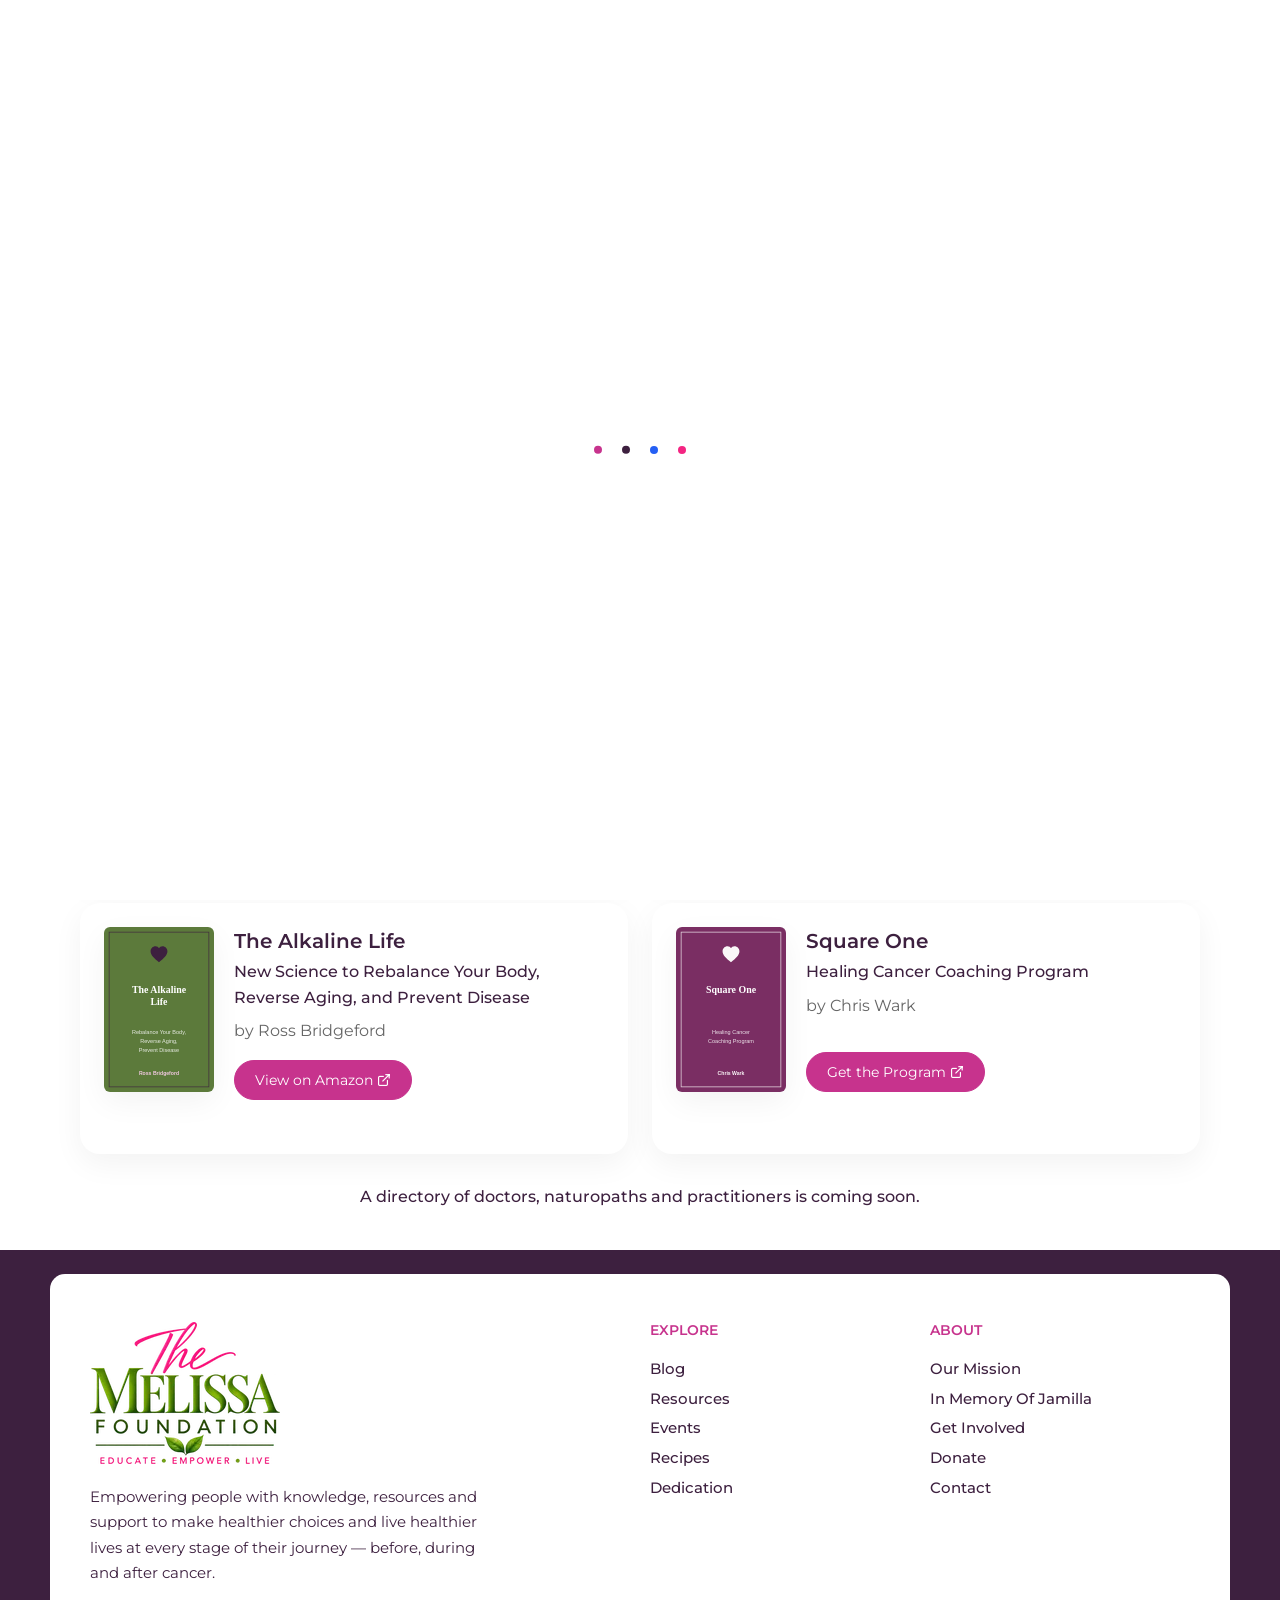
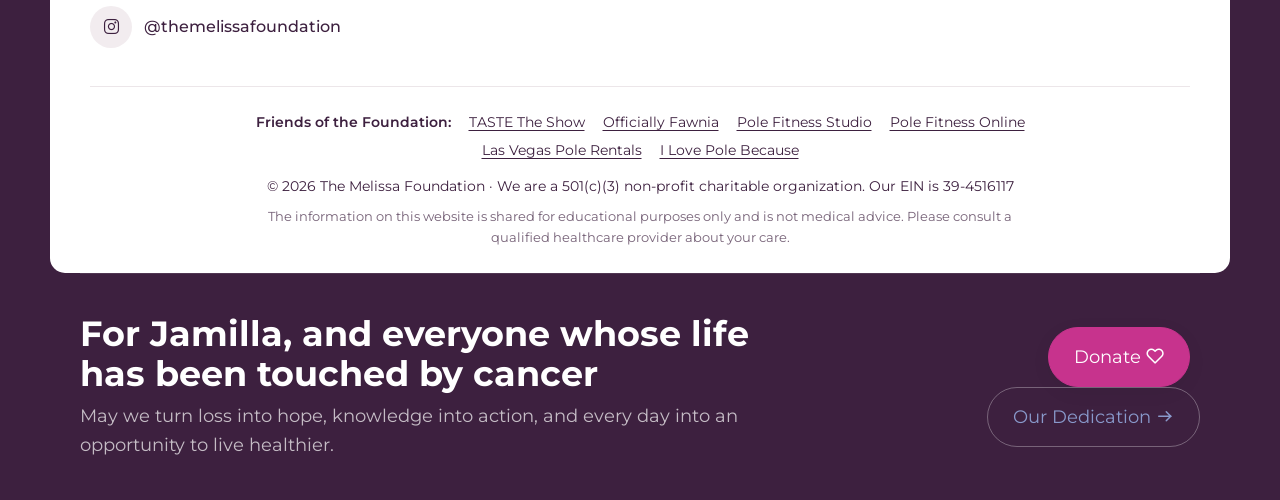
<file: resources.html>
<!DOCTYPE html>
<html lang="en" data-theme-color="skin-5">
<head>

	<!-- Title -->
	<title>Resources | The Melissa Foundation</title>

	<!-- Meta -->
	<meta charset="utf-8">
	<meta http-equiv="X-UA-Compatible" content="IE=edge">
	<meta name="author" content="The Melissa Foundation">
	<meta name="robots" content="index, follow">
	<meta name="format-detection" content="telephone=no">

	<meta name="keywords" content="The Melissa Foundation, cancer support non-profit, healthy living, cancer resources, healthy recipes, yoga and sound healing, Las Vegas non-profit">
	<meta name="description" content="Books, programs and practitioners to support healthier living — connect with doctors, naturopaths and more through The Melissa Foundation.">

	<meta property="og:title" content="Resources | The Melissa Foundation">
	<meta property="og:description" content="Books, programs and practitioners to support healthier living — connect with doctors, naturopaths and more through The Melissa Foundation.">
	<meta property="og:type" content="website">
	<meta property="og:url" content="https://themelissafoundation.org/resources.html">
	<meta property="og:site_name" content="The Melissa Foundation">
	<meta property="og:locale" content="en_US">
	<meta property="og:image" content="https://themelissafoundation.org/images/og-image.jpg">
	<meta property="og:image:width" content="1200">
	<meta property="og:image:height" content="630">
	<meta property="og:image:alt" content="The Melissa Foundation logo: Educate, Empower, Live">

	<meta name="twitter:title" content="Resources | The Melissa Foundation">
	<meta name="twitter:description" content="Books, programs and practitioners to support healthier living — connect with doctors, naturopaths and more through The Melissa Foundation.">
	<meta name="twitter:card" content="summary_large_image">
	<meta name="twitter:image" content="https://themelissafoundation.org/images/og-image.jpg">
	<meta name="twitter:image:alt" content="The Melissa Foundation logo: Educate, Empower, Live">

	<!-- CANONICAL URL -->
	<link rel="canonical" href="https://themelissafoundation.org/resources.html">

	<!-- MOBILE SPECIFIC -->
	<meta name="viewport" content="width=device-width, initial-scale=1">

	<!-- FAVICONS ICON -->
	<link rel="icon" type="image/png" href="images/favicon.png">

	<link rel="preconnect" href="https://fonts.googleapis.com">
	<link rel="preconnect" href="https://fonts.gstatic.com" crossorigin>
	<!-- Google Fonts load without blocking first paint (the preloader covers the font swap) -->
	<link href="https://fonts.googleapis.com/css2?family=Playfair+Display:ital,wght@0,400..900;1,400..900&family=Montserrat:ital,wght@0,100..900;1,100..900&family=Poppins:ital,wght@0,100;0,200;0,300;0,400;0,500;0,600;0,700;0,800;0,900;1,100;1,200;1,300;1,400;1,500;1,600;1,700;1,800;1,900&display=swap" rel="stylesheet" media="print" onload="this.media='all'">
	<noscript><link href="https://fonts.googleapis.com/css2?family=Playfair+Display:ital,wght@0,400..900;1,400..900&family=Montserrat:ital,wght@0,100..900;1,100..900&family=Poppins:ital,wght@0,100;0,200;0,300;0,400;0,500;0,600;0,700;0,800;0,900;1,100;1,200;1,300;1,400;1,500;1,600;1,700;1,800;1,900&display=swap" rel="stylesheet"></noscript>

	<link rel="stylesheet" type="text/css" href="vendor/swiper/swiper-bundle.min.css">
	<link rel="stylesheet" type="text/css" href="vendor/magnific-popup/magnific-popup.min.css">

	<!-- Custom Stylesheet -->
	<link rel="stylesheet" type="text/css" href="vendor/animate/animate.css">
	<link rel="stylesheet" type="text/css" href="icons/feather/css/iconfont.css?v=2">
	<link rel="stylesheet" type="text/css" href="icons/fontawesome/css/all.min.css">
	<link rel="stylesheet" type="text/css" href="icons/flaticon/flaticon.css?v=2">
	<link rel="stylesheet" type="text/css" href="css/style.css?v=2">
	<link rel="stylesheet" type="text/css" href="css/site.css?v=2">

</head>
<body id="bg" data-typography="typography_1">
<div class="page-wraper">

	<div class="dz-preloader-1" id="dzPreloader">
	<div class="preloader-inner">
		<svg class="dz_svg" width="240" height="240" viewBox="0 0 240 240">
			<circle class="dz_ring dz_ring_1" cx="120" cy="120" r="105" fill="none" stroke="#000" stroke-width="20" stroke-dasharray="0 660" stroke-dashoffset="-330" stroke-linecap="round"></circle>
			<circle class="dz_ring dz_ring_2" cx="120" cy="120" r="35" fill="none" stroke="#000" stroke-width="20" stroke-dasharray="0 220" stroke-dashoffset="-110" stroke-linecap="round"></circle>
			<circle class="dz_ring dz_ring_3" cx="85" cy="120" r="70" fill="none" stroke="#000" stroke-width="20" stroke-dasharray="0 440" stroke-linecap="round"></circle>
			<circle class="dz_ring dz_ring_4" cx="155" cy="120" r="70" fill="none" stroke="#000" stroke-width="20" stroke-dasharray="0 440" stroke-linecap="round"></circle>
		</svg>
	</div>
</div>

<!-- Header Start -->
<header class="site-header header header-transparent box-header2 style-1">

	<!-- Main Header -->
	<div class="sticky-header main-bar-wraper">
		<div class="main-bar clearfix">
			<div class="container clearfix inner-bar">


				<div class="header-part-left">
					<!-- Website Logo -->
					<div class="logo-header logo-dark">
						<a href="index.html"><picture><source type="image/webp" srcset="images/logo-horizontal-300.webp 300w, images/logo-horizontal-450.webp 450w" sizes="150px"><img src="images/logo-horizontal-300.png" alt="The Melissa Foundation" width="900" height="390"></picture></a>
					</div>

					<!-- Main Nav -->
					<div class="header-nav w3menu w3menu-start mo-left" id="W3Menu">
						<div class="logo-header logo-dark">
							<a href="index.html"><picture><source type="image/webp" srcset="images/logo-horizontal-300.webp 300w, images/logo-horizontal-450.webp 450w" sizes="150px"><img src="images/logo-horizontal-300.png" alt="The Melissa Foundation" width="900" height="390"></picture></a>
						</div>

						<ul class="nav navbar-nav">
							<li><a href="index.html"><span>Home</span></a></li>
							<li><a href="blog.html"><span>Blog</span></a></li>
							<li class="active"><a href="resources.html"><span>Resources</span></a></li>
							<li><a href="events.html"><span>Events</span></a></li>
							<li><a href="recipes.html"><span>Recipes</span></a></li>
							<li><a href="dedication.html"><span>Dedication</span></a></li>
							<li><a href="contact.html"><span>Contact</span></a></li>
						</ul>

						<div class="d-lg-none px-4 py-3">
							<a href="donate.html" class="btn btn-lg btn-primary btn-rounded btn-hover2 btn-shadow">
								Donate
								<i class="feather icon-heart"></i>
							</a>
						</div>
					</div>

					<!-- Nav Toggle Button -->
					<button class="w3menu-toggler navicon" type="button" data-target="#W3Menu" aria-label="Open menu">
						<span></span>
						<span></span>
						<span></span>
					</button>
					<div class="menu-close fade-overlay"></div>

				</div>

				<div class="header-part-right">
					<a href="donate.html" class="btn btn-lg btn-primary btn-rounded btn-hover2 btn-shadow">
							Donate
							<i class="feather icon-heart"></i>
						</a>
				</div>


			</div>
		</div>
	</div>
	<!-- Main Header End -->

</header>
<!-- Header End -->

	<main class="page-content">

		<div class="dz-bnr-inr style-1" style="background-image: linear-gradient(135deg, #FAF7F8 0%, #F9E4F0 55%, #F2C9E1 100%); --dz-banner-height: 280px;">
	<div class="container">
		<div class="dz-bnr-inr-entry d-table-cell">
			<h1 class="wow fadeInUp" data-wow-delay="0.2s" data-wow-duration="0.8s" style="font-size: 2.5rem;">Resources</h1>
			<nav aria-label="breadcrumb" class="breadcrumb-row wow fadeInUp" data-wow-delay="0.4s" data-wow-duration="0.8s">
				<ul class="breadcrumb">
					<li class="breadcrumb-item"><a href="index.html">Home</a></li>
					<li class="breadcrumb-item">Resources</li>
				</ul>
			</nav>
		</div>
	</div>
</div>

		<section class="content-inner bg-white">
		<div class="container">
			<div class="section-head style-1 text-center m-b40">
				<span class="sub-title text-primary">Trusted Starting Points</span>
				<h2 class="title">Connect with Doctors, Naturopaths and More</h2>
				<p>We are gathering trusted practitioners, books and programs to support you on your journey. Here is where to begin.</p>
			</div>
			<div class="section-head style-1 m-b30">
				<h3 class="title">Books</h3>
			</div>
			<div class="row g-4 m-b30">
				<div class="col-lg-6 wow fadeInUp" data-wow-delay="0.2s" data-wow-duration="0.8s">
					<div class="card lift-hover border-0 shadow-sm h-100 p-4" style="border-radius: var(--radius-lg);">
						<div class="d-flex align-items-start">
							<img src="https://covers.openlibrary.org/b/isbn/9781601451835-M.jpg?default=false" onerror="this.onerror=null;this.src='images/covers/cancer-free.svg';" width="110" height="165" alt="Cover of Cancer-Free" class="m-r20 shadow-sm" style="width: 110px; border-radius: 6px; flex-shrink: 0;">
							<div class="d-flex flex-column h-100">
								<h4 class="mb-1">Cancer-Free</h4>
								<p class="text-secondary fw-medium mb-2">Your Guide to Gentle, Non-toxic Healing</p>
								<p class="mb-3">by Bill Henderson &amp; Carlos M. Garcia, MD</p>
								<div class="mt-auto">
									<a href="https://www.amazon.com/Cancer-Free-Guide-Gentle-Non-toxic-Healing/dp/1601451830" target="_blank" rel="noopener" class="btn btn-sm btn-primary btn-rounded btn-hover2">
										View on Amazon
										<i class="feather icon-external-link"></i>
									</a>
								</div>
							</div>
						</div>
					</div>
				</div>

				<div class="col-lg-6 wow fadeInUp" data-wow-delay="0.3s" data-wow-duration="0.8s">
					<div class="card lift-hover border-0 shadow-sm h-100 p-4" style="border-radius: var(--radius-lg);">
						<div class="d-flex align-items-start">
							<img src="images/covers/chris-beat-cancer.svg" width="110" height="165" loading="lazy" decoding="async" alt="Cover of Chris Beat Cancer" class="m-r20 shadow-sm" style="width: 110px; border-radius: 6px; flex-shrink: 0;">
							<div class="d-flex flex-column h-100">
								<h4 class="mb-1">Chris Beat Cancer</h4>
								<p class="text-secondary fw-medium mb-2">A Comprehensive Plan for Healing Naturally</p>
								<p class="mb-3">by Chris Wark</p>
								<div class="mt-auto">
									<a href="https://www.amazon.com/Chris-Beat-Cancer-Comprehensive-Naturally/dp/1401956114" target="_blank" rel="noopener" class="btn btn-sm btn-primary btn-rounded btn-hover2">
										View on Amazon
										<i class="feather icon-external-link"></i>
									</a>
								</div>
							</div>
						</div>
					</div>
				</div>

				<div class="col-lg-6 wow fadeInUp" data-wow-delay="0.4s" data-wow-duration="0.8s">
					<div class="card lift-hover border-0 shadow-sm h-100 p-4" style="border-radius: var(--radius-lg);">
						<div class="d-flex align-items-start">
							<img src="images/covers/alkaline-life.svg" width="110" height="165" loading="lazy" decoding="async" alt="Cover of The Alkaline Life" class="m-r20 shadow-sm" style="width: 110px; border-radius: 6px; flex-shrink: 0;">
							<div class="d-flex flex-column h-100">
								<h4 class="mb-1">The Alkaline Life</h4>
								<p class="text-secondary fw-medium mb-2">New Science to Rebalance Your Body, Reverse Aging, and Prevent Disease</p>
								<p class="mb-3">by Ross Bridgeford</p>
								<div class="mt-auto">
									<a href="https://www.amazon.com/Alkaline-Life-Science-Rebalance-Reverse/dp/140197578X" target="_blank" rel="noopener" class="btn btn-sm btn-primary btn-rounded btn-hover2">
										View on Amazon
										<i class="feather icon-external-link"></i>
									</a>
								</div>
							</div>
						</div>
					</div>
				</div>

				<div class="col-lg-6 wow fadeInUp" data-wow-delay="0.5s" data-wow-duration="0.8s">
					<div class="card lift-hover border-0 shadow-sm h-100 p-4" style="border-radius: var(--radius-lg);">
						<div class="d-flex align-items-start">
							<img src="images/covers/square-one.svg" onerror="this.onerror=null;this.src='images/covers/square-one.svg';" width="110" height="165" loading="lazy" decoding="async" alt="Cover of Square One" class="m-r20 shadow-sm" style="width: 110px; border-radius: 6px; flex-shrink: 0;">
							<div class="d-flex flex-column h-100">
								<h4 class="mb-1">Square One</h4>
								<p class="text-secondary fw-medium mb-2">Healing Cancer Coaching Program</p>
								<p class="mb-3">by Chris Wark</p>
								<div class="mt-auto">
									<a href="https://sq1.chrisbeatcancer.com/own" target="_blank" rel="noopener" class="btn btn-sm btn-primary btn-rounded btn-hover2">
										Get the Program
										<i class="feather icon-external-link"></i>
									</a>
								</div>
							</div>
						</div>
					</div>
				</div>

			</div>
			<div class="text-center">
				<p class="mb-0 text-secondary fw-medium">A directory of doctors, naturopaths and practitioners is coming soon.</p>
			</div>
		</div>
	</section>

	</main>

	<!-- Footer -->
<footer class="site-footer style-1 footer-dark bg-secondary">

	<!-- Footer Top -->
	 <div class="footer-bg-wrapper">

	<div class="footer-top">
		<div class="container footer-inner-wraper">
			<div class="row">
				<div class="col-xl-5 col-lg-4 col-md-12 m-b30">
					<div class="widget widget_about mb-0">
						<div class="footer-logo">
							<a href="index.html"><picture><source type="image/webp" srcset="images/logo-190.webp 190w, images/logo-380.webp 380w" sizes="190px"><img src="images/logo-380.png" alt="The Melissa Foundation" width="700" height="523" loading="lazy" decoding="async"></picture></a>
						</div>
						<p class="footer-about-text">Empowering people with knowledge, resources and support to make healthier choices and live healthier lives at every stage of their journey &mdash; before, during and after cancer.</p>
						<a href="https://www.instagram.com/themelissafoundation" target="_blank" rel="noopener" class="footer-ig" aria-label="@themelissafoundation on Instagram">
							<i class="fa-brands fa-instagram"></i>
							<span>@themelissafoundation</span>
						</a>
					</div>
				</div>
				<div class="col-xl-3 col-lg-4 col-6 offset-xl-1 m-b30">
					<div class="widget widget_services mb-0">
						<h2 class="footer-title">Explore</h2>
						<ul class="list-hover1">
							<li><a href="blog.html"><span>Blog</span></a></li>
							<li><a href="resources.html"><span>Resources</span></a></li>
							<li><a href="events.html"><span>Events</span></a></li>
							<li><a href="recipes.html"><span>Recipes</span></a></li>
							<li><a href="dedication.html"><span>Dedication</span></a></li>
						</ul>
					</div>
				</div>
				<div class="col-xl-3 col-lg-4 col-6 m-b30">
					<div class="widget widget_services mb-0">
						<h2 class="footer-title">About</h2>
						<ul class="list-hover1">
							<li><a href="index.html"><span>Our Mission</span></a></li>
							<li><a href="dedication.html"><span>In Memory of Jamilla</span></a></li>
							<li><a href="events.html"><span>Get Involved</span></a></li>
							<li><a href="donate.html"><span>Donate</span></a></li>
							<li><a href="contact.html"><span>Contact</span></a></li>
						</ul>
					</div>
				</div>
			</div>
			<div class="footer-bottom-bar">
				<p class="footer-family"><span>Friends of the Foundation:</span>
					<a href="https://tastetheshow.com/" target="_blank" rel="noopener">TASTE The Show</a>
					<a href="https://www.officiallyfawnia.com" target="_blank" rel="noopener">Officially Fawnia</a>
					<a href="https://www.polefitnessstudio.com" target="_blank" rel="noopener">Pole Fitness Studio</a>
					<a href="https://www.polefitnessonline.com" target="_blank" rel="noopener">Pole Fitness Online</a>
					<a href="https://lasvegaspolerentals.com" target="_blank" rel="noopener">Las Vegas Pole Rentals</a>
					<a href="https://ilovepolebecause.com" target="_blank" rel="noopener">I Love Pole Because</a>
				</p>
				<p class="mb-0">&copy; <span class="current-year">2026</span> The Melissa Foundation &middot; We are a 501(c)(3) non-profit charitable organization. Our EIN is 39-4516117</p>
				<p class="footer-disclaimer">The information on this website is shared for educational purposes only and is not medical advice. Please consult a qualified healthcare provider about your care.</p>
			</div>
		</div>
	</div>
	<div class="footer-middle">
		<div class="container">
			<div class="fm-inner">
				<div class="row align-items-center g-lg-5 g-4">
					<div class="col-lg-8 wow fadeInUp" data-wow-delay="0.2s" data-wow-duration="0.8s">
						<h2 class="title">For Jamilla, and everyone whose life <br>has been touched by cancer</h2>
						<p>May we turn loss into hope, knowledge into action, and every day into an opportunity to live healthier.</p>
					</div>
					<div class="col-lg-4 text-lg-end wow fadeInUp" data-wow-delay="0.4s" data-wow-duration="0.8s">
						<a href="donate.html" class="btn btn-lg btn-primary btn-rounded btn-hover2 btn-shadow mb-2 mb-lg-0 m-r10">
								Donate
								<i class="feather icon-heart"></i>
							</a>
							<a href="dedication.html" class="btn btn-lg btn-outline-white btn-rounded btn-hover2">
								Our Dedication
								<i class="feather icon-arrow-right"></i>
							</a>
					</div>
				</div>
			</div>
		</div>
	</div>
	 </div>
	<!-- Footer Top End -->

</footer>
<!-- Footer End -->

	<button class="scroltop" type="button" aria-label="Back to top"><i class="fas fa-arrow-up"></i></button>

</div>
<!-- JAVASCRIPT FILES ========================================= -->
<script src="js/global.min.js"></script>
<script src="vendor/swiper/swiper-bundle.min.js"></script>
<script src="vendor/imagesloaded/imagesloaded.js"></script>
<script src="vendor/popper/popper.js"></script>
<script src="vendor/masonry/isotope.pkgd.min.js"></script>
<script src="js/dz.carousel.js"></script>
<script src="js/dz.ajax.js"></script>
<script src="js/custom.js"></script>
</body>
</html>
</file>
<file: icons/feather/css/iconfont.css>
@font-face {
  font-family: "feather";
  font-display: block; /* icon font: hide glyphs briefly rather than flash fallback text */
  src: url('../fonts/feather.eot?t=1525787366991'); /* IE9*/
  src: url('../fonts/feather.eot?t=1525787366991#iefix') format('embedded-opentype'), /* IE6-IE8 */
  url('../fonts/feather.woff?t=1525787366991') format('woff'), /* chrome, firefox */
  url('../fonts/feather.ttf?t=1525787366991') format('truetype'), /* chrome, firefox, opera, Safari, Android, iOS 4.2+*/
  url('../fonts/feather.svg?t=1525787366991#feather') format('svg'); /* iOS 4.1- */
}

.feather {
  /* use !important to prevent issues with browser extensions that change fonts */
  font-family: 'feather' !important;
  speak: none;
  font-style: normal;
  font-weight: normal;
  font-variant: normal;
  text-transform: none;
  line-height: 1;

  /* Better Font Rendering =========== */
  -webkit-font-smoothing: antialiased;
  -moz-osx-font-smoothing: grayscale;
}

.icon-alert-octagon:before { content: "\e81b"; }

.icon-alert-circle:before { content: "\e81c"; }

.icon-activity:before { content: "\e81d"; }

.icon-alert-triangle:before { content: "\e81e"; }

.icon-align-center:before { content: "\e81f"; }

.icon-airplay:before { content: "\e820"; }

.icon-align-justify:before { content: "\e821"; }

.icon-align-left:before { content: "\e822"; }

.icon-align-right:before { content: "\e823"; }

.icon-arrow-down-left:before { content: "\e824"; }

.icon-arrow-down-right:before { content: "\e825"; }

.icon-anchor:before { content: "\e826"; }

.icon-aperture:before { content: "\e827"; }

.icon-arrow-left:before { content: "\e828"; }

.icon-arrow-right:before { content: "\e829"; }

.icon-arrow-down:before { content: "\e82a"; }

.icon-arrow-up-left:before { content: "\e82b"; }

.icon-arrow-up-right:before { content: "\e82c"; }

.icon-arrow-up:before { content: "\e82d"; }

.icon-award:before { content: "\e82e"; }

.icon-bar-chart:before { content: "\e82f"; }

.icon-at-sign:before { content: "\e830"; }

.icon-bar-chart-2:before { content: "\e831"; }

.icon-battery-charging:before { content: "\e832"; }

.icon-bell-off:before { content: "\e833"; }

.icon-battery:before { content: "\e834"; }

.icon-bluetooth:before { content: "\e835"; }

.icon-bell:before { content: "\e836"; }

.icon-book:before { content: "\e837"; }

.icon-briefcase:before { content: "\e838"; }

.icon-camera-off:before { content: "\e839"; }

.icon-calendar:before { content: "\e83a"; }

.icon-bookmark:before { content: "\e83b"; }

.icon-box:before { content: "\e83c"; }

.icon-camera:before { content: "\e83d"; }

.icon-check-circle:before { content: "\e83e"; }

.icon-check:before { content: "\e83f"; }

.icon-check-square:before { content: "\e840"; }

.icon-cast:before { content: "\e841"; }

.icon-chevron-down:before { content: "\e842"; }

.icon-chevron-left:before { content: "\e843"; }

.icon-chevron-right:before { content: "\e844"; }

.icon-chevron-up:before { content: "\e845"; }

.icon-chevrons-down:before { content: "\e846"; }

.icon-chevrons-right:before { content: "\e847"; }

.icon-chevrons-up:before { content: "\e848"; }

.icon-chevrons-left:before { content: "\e849"; }

.icon-circle:before { content: "\e84a"; }

.icon-clipboard:before { content: "\e84b"; }

.icon-chrome:before { content: "\e84c"; }

.icon-clock:before { content: "\e84d"; }

.icon-cloud-lightning:before { content: "\e84e"; }

.icon-cloud-drizzle:before { content: "\e84f"; }

.icon-cloud-rain:before { content: "\e850"; }

.icon-cloud-off:before { content: "\e851"; }

.icon-codepen:before { content: "\e852"; }

.icon-cloud-snow:before { content: "\e853"; }

.icon-compass:before { content: "\e854"; }

.icon-copy:before { content: "\e855"; }

.icon-corner-down-right:before { content: "\e856"; }

.icon-corner-down-left:before { content: "\e857"; }

.icon-corner-left-down:before { content: "\e858"; }

.icon-corner-left-up:before { content: "\e859"; }

.icon-corner-up-left:before { content: "\e85a"; }

.icon-corner-up-right:before { content: "\e85b"; }

.icon-corner-right-down:before { content: "\e85c"; }

.icon-corner-right-up:before { content: "\e85d"; }

.icon-cpu:before { content: "\e85e"; }

.icon-credit-card:before { content: "\e85f"; }

.icon-crosshair:before { content: "\e860"; }

.icon-disc:before { content: "\e861"; }

.icon-delete:before { content: "\e862"; }

.icon-download-cloud:before { content: "\e863"; }

.icon-download:before { content: "\e864"; }

.icon-droplet:before { content: "\e865"; }

.icon-edit-2:before { content: "\e866"; }

.icon-edit:before { content: "\e867"; }

.icon-edit-1:before { content: "\e868"; }

.icon-external-link:before { content: "\e869"; }

.icon-eye:before { content: "\e86a"; }

.icon-feather:before { content: "\e86b"; }

.icon-facebook:before { content: "\e86c"; }

.icon-file-minus:before { content: "\e86d"; }

.icon-eye-off:before { content: "\e86e"; }

.icon-fast-forward:before { content: "\e86f"; }

.icon-file-text:before { content: "\e870"; }

.icon-film:before { content: "\e871"; }

.icon-file:before { content: "\e872"; }

.icon-file-plus:before { content: "\e873"; }

.icon-folder:before { content: "\e874"; }

.icon-filter:before { content: "\e875"; }

.icon-flag:before { content: "\e876"; }

.icon-globe:before { content: "\e877"; }

.icon-grid:before { content: "\e878"; }

.icon-heart:before { content: "\e879"; }

.icon-home:before { content: "\e87a"; }

.icon-github:before { content: "\e87b"; }

.icon-image:before { content: "\e87c"; }

.icon-inbox:before { content: "\e87d"; }

.icon-layers:before { content: "\e87e"; }

.icon-info:before { content: "\e87f"; }

.icon-instagram:before { content: "\e880"; }

.icon-layout:before { content: "\e881"; }

.icon-link-2:before { content: "\e882"; }

.icon-life-buoy:before { content: "\e883"; }

.icon-link:before { content: "\e884"; }

.icon-log-in:before { content: "\e885"; }

.icon-list:before { content: "\e886"; }

.icon-lock:before { content: "\e887"; }

.icon-log-out:before { content: "\e888"; }

.icon-loader:before { content: "\e889"; }

.icon-mail:before { content: "\e88a"; }

.icon-maximize-2:before { content: "\e88b"; }

.icon-map:before { content: "\e88c"; }

.icon-map-pin:before { content: "\e88e"; }

.icon-menu:before { content: "\e88f"; }

.icon-message-circle:before { content: "\e890"; }

.icon-message-square:before { content: "\e891"; }

.icon-minimize-2:before { content: "\e892"; }

.icon-mic-off:before { content: "\e893"; }

.icon-minus-circle:before { content: "\e894"; }

.icon-mic:before { content: "\e895"; }

.icon-minus-square:before { content: "\e896"; }

.icon-minus:before { content: "\e897"; }

.icon-moon:before { content: "\e898"; }

.icon-monitor:before { content: "\e899"; }

.icon-more-vertical:before { content: "\e89a"; }

.icon-more-horizontal:before { content: "\e89b"; }

.icon-move:before { content: "\e89c"; }

.icon-music:before { content: "\e89d"; }

.icon-navigation-2:before { content: "\e89e"; }

.icon-navigation:before { content: "\e89f"; }

.icon-octagon:before { content: "\e8a0"; }

.icon-package:before { content: "\e8a1"; }

.icon-pause-circle:before { content: "\e8a2"; }

.icon-pause:before { content: "\e8a3"; }

.icon-percent:before { content: "\e8a4"; }

.icon-phone-call:before { content: "\e8a5"; }

.icon-phone-forwarded:before { content: "\e8a6"; }

.icon-phone-missed:before { content: "\e8a7"; }

.icon-phone-off:before { content: "\e8a8"; }

.icon-phone-incoming:before { content: "\e8a9"; }

.icon-phone:before { content: "\e8aa"; }

.icon-phone-outgoing:before { content: "\e8ab"; }

.icon-pie-chart:before { content: "\e8ac"; }

.icon-play-circle:before { content: "\e8ad"; }

.icon-play:before { content: "\e8ae"; }

.icon-plus-square:before { content: "\e8af"; }

.icon-plus-circle:before { content: "\e8b0"; }

.icon-plus:before { content: "\e8b1"; }

.icon-pocket:before { content: "\e8b2"; }

.icon-printer:before { content: "\e8b3"; }

.icon-power:before { content: "\e8b4"; }

.icon-radio:before { content: "\e8b5"; }

.icon-repeat:before { content: "\e8b6"; }

.icon-refresh-ccw:before { content: "\e8b7"; }

.icon-rewind:before { content: "\e8b8"; }

.icon-rotate-ccw:before { content: "\e8b9"; }

.icon-refresh-cw:before { content: "\e8ba"; }

.icon-rotate-cw:before { content: "\e8bb"; }

.icon-save:before { content: "\e8bc"; }

.icon-search:before { content: "\e8bd"; }

.icon-server:before { content: "\e8be"; }

.icon-scissors:before { content: "\e8bf"; }

.icon-share-2:before { content: "\e8c0"; }

.icon-share:before { content: "\e8c1"; }

.icon-shield:before { content: "\e8c2"; }

.icon-settings:before { content: "\e8c3"; }

.icon-skip-back:before { content: "\e8c4"; }

.icon-shuffle:before { content: "\e8c5"; }

.icon-sidebar:before { content: "\e8c6"; }

.icon-skip-forward:before { content: "\e8c7"; }

.icon-slack:before { content: "\e8c8"; }

.icon-slash:before { content: "\e8c9"; }

.icon-smartphone:before { content: "\e8ca"; }

.icon-square:before { content: "\e8cb"; }

.icon-speaker:before { content: "\e8cc"; }

.icon-star:before { content: "\e8cd"; }

.icon-stop-circle:before { content: "\e8ce"; }

.icon-sun:before { content: "\e8cf"; }

.icon-sunrise:before { content: "\e8d0"; }

.icon-tablet:before { content: "\e8d1"; }

.icon-tag:before { content: "\e8d2"; }

.icon-sunset:before { content: "\e8d3"; }

.icon-target:before { content: "\e8d4"; }

.icon-thermometer:before { content: "\e8d5"; }

.icon-thumbs-up:before { content: "\e8d6"; }

.icon-thumbs-down:before { content: "\e8d7"; }

.icon-toggle-left:before { content: "\e8d8"; }

.icon-toggle-right:before { content: "\e8d9"; }

.icon-trash-2:before { content: "\e8da"; }

.icon-trash:before { content: "\e8db"; }

.icon-trending-up:before { content: "\e8dc"; }

.icon-trending-down:before { content: "\e8dd"; }

.icon-triangle:before { content: "\e8de"; }

.icon-type:before { content: "\e8df"; }

.icon-twitter:before { content: "\e8e0"; }

.icon-upload:before { content: "\e8e1"; }

.icon-umbrella:before { content: "\e8e2"; }

.icon-upload-cloud:before { content: "\e8e3"; }

.icon-unlock:before { content: "\e8e4"; }

.icon-user-check:before { content: "\e8e5"; }

.icon-user-minus:before { content: "\e8e6"; }

.icon-user-plus:before { content: "\e8e7"; }

.icon-user-x:before { content: "\e8e8"; }

.icon-user:before { content: "\e8e9"; }

.icon-users:before { content: "\e8ea"; }

.icon-video-off:before { content: "\e8eb"; }

.icon-video:before { content: "\e8ec"; }

.icon-voicemail:before { content: "\e8ed"; }

.icon-volume-x:before { content: "\e8ee"; }

.icon-volume-2:before { content: "\e8ef"; }

.icon-volume-1:before { content: "\e8f0"; }

.icon-volume:before { content: "\e8f1"; }

.icon-watch:before { content: "\e8f2"; }

.icon-wifi:before { content: "\e8f3"; }

.icon-x-square:before { content: "\e8f4"; }

.icon-wind:before { content: "\e8f5"; }

.icon-x:before { content: "\e8f6"; }

.icon-x-circle:before { content: "\e8f7"; }

.icon-zap:before { content: "\e8f8"; }

.icon-zoom-in:before { content: "\e8f9"; }

.icon-zoom-out:before { content: "\e8fa"; }

.icon-command:before { content: "\e8fb"; }

.icon-cloud:before { content: "\e8fc"; }

.icon-hash:before { content: "\e8fd"; }

.icon-headphones:before { content: "\e8fe"; }

.icon-underline:before { content: "\e8ff"; }

.icon-italic:before { content: "\e900"; }

.icon-bold:before { content: "\e901"; }

.icon-crop:before { content: "\e902"; }

.icon-help-circle:before { content: "\e903"; }

.icon-paperclip:before { content: "\e904"; }

.icon-shopping-cart:before { content: "\e905"; }

.icon-tv:before { content: "\e906"; }

.icon-wifi-off:before { content: "\e907"; }

.icon-minimize:before { content: "\e88d"; }

.icon-maximize:before { content: "\e908"; }

.icon-gitlab:before { content: "\e909"; }

.icon-sliders:before { content: "\e90a"; }

.icon-star-on:before { content: "\e90b"; }

.icon-heart-on:before { content: "\e90c"; }

.icon-archive:before { content: "\e90d"; }

.icon-arrow-down-circle:before { content: "\e90e"; }

.icon-arrow-up-circle:before { content: "\e90f"; }

.icon-arrow-left-circle:before { content: "\e910"; }

.icon-arrow-right-circle:before { content: "\e911"; }

.icon-bar-chart-line-:before { content: "\e912"; }

.icon-bar-chart-line:before { content: "\e913"; }

.icon-book-open:before { content: "\e914"; }

.icon-code:before { content: "\e915"; }

.icon-database:before { content: "\e916"; }

.icon-dollar-sign:before { content: "\e917"; }

.icon-folder-plus:before { content: "\e918"; }

.icon-gift:before { content: "\e919"; }

.icon-folder-minus:before { content: "\e91a"; }

.icon-git-commit:before { content: "\e91b"; }

.icon-git-branch:before { content: "\e91c"; }

.icon-git-pull-request:before { content: "\e91d"; }

.icon-git-merge:before { content: "\e91e"; }

.icon-linkedin:before { content: "\e91f"; }

.icon-hard-drive:before { content: "\e920"; }

.icon-more-vertical-:before { content: "\e921"; }

.icon-more-horizontal-:before { content: "\e922"; }

.icon-rss:before { content: "\e923"; }

.icon-send:before { content: "\e924"; }

.icon-shield-off:before { content: "\e925"; }

.icon-shopping-bag:before { content: "\e926"; }

.icon-terminal:before { content: "\e927"; }

.icon-truck:before { content: "\e928"; }

.icon-zap-off:before { content: "\e929"; }

.icon-youtube:before { content: "\e92a"; }
</file>
<file: icons/flaticon/flaticon.css>
/*!
*    ______ _       _   _
*    |  ____| |     | | (_)
*    | |__  | | __ _| |_ _  ___ ___  _ __
*    |  __| | |/ _` | __| |/ __/ _ \| '_ \
*    | |    | | (_| | |_| | (_| (_) | | | |
*    |_|    |_|\__,_|\__|_|\___\___/|_| |_|
*
*         https://www.flaticon.com
*/

@font-face {
	font-family: "flaticon";
	font-display: block;
	src: url("./flaticon.woff2?3d45b69369877d41727d5ce676aa99ad") format("woff2"),
         url("./flaticon.woff?3d45b69369877d41727d5ce676aa99ad") format("woff"),
         url("./flaticon.eot?3d45b69369877d41727d5ce676aa99ad#iefix") format("embedded-opentype"),
         url("./flaticon.ttf?3d45b69369877d41727d5ce676aa99ad") format("truetype"),
         url("./flaticon.svg?3d45b69369877d41727d5ce676aa99ad#flaticon") format("svg");
}

i[class^="flaticon-"]:before,
i[class*=" flaticon-"]:before {
    font-family: flaticon !important;
    font-style: normal;
    font-weight: normal !important;
    font-variant: normal;
    text-transform: none;
    line-height: 1;
    -webkit-font-smoothing: antialiased;
    -moz-osx-font-smoothing: grayscale;
}

.flaticon-medical-symbol:before {
    content: "\f101";
}
.flaticon-drugs:before {
    content: "\f102";
}
.flaticon-doctor:before {
    content: "\f103";
}
.flaticon-root-canal:before {
    content: "\f104";
}
.flaticon-right-quote:before {
    content: "\f105";
}
.flaticon-left-quote:before {
    content: "\f106";
}
.flaticon-clock:before {
    content: "\f107";
}
.flaticon-phone-call:before {
    content: "\f108";
}
.flaticon-check:before {
    content: "\f109";
}
.flaticon-list:before {
    content: "\f10a";
}
.flaticon-stethoscope:before {
    content: "\f10b";
}
.flaticon-hand-holding-usd:before {
    content: "\f10c";
}
.flaticon-date:before {
    content: "\f10d";
}
.flaticon-pin:before {
    content: "\f10e";
}
.flaticon-phone-flip:before {
    content: "\f10f";
}
.flaticon-telephone:before {
    content: "\f110";
}
.flaticon-email:before {
    content: "\f111";
}
.flaticon-message:before {
    content: "\f112";
}
</file>
